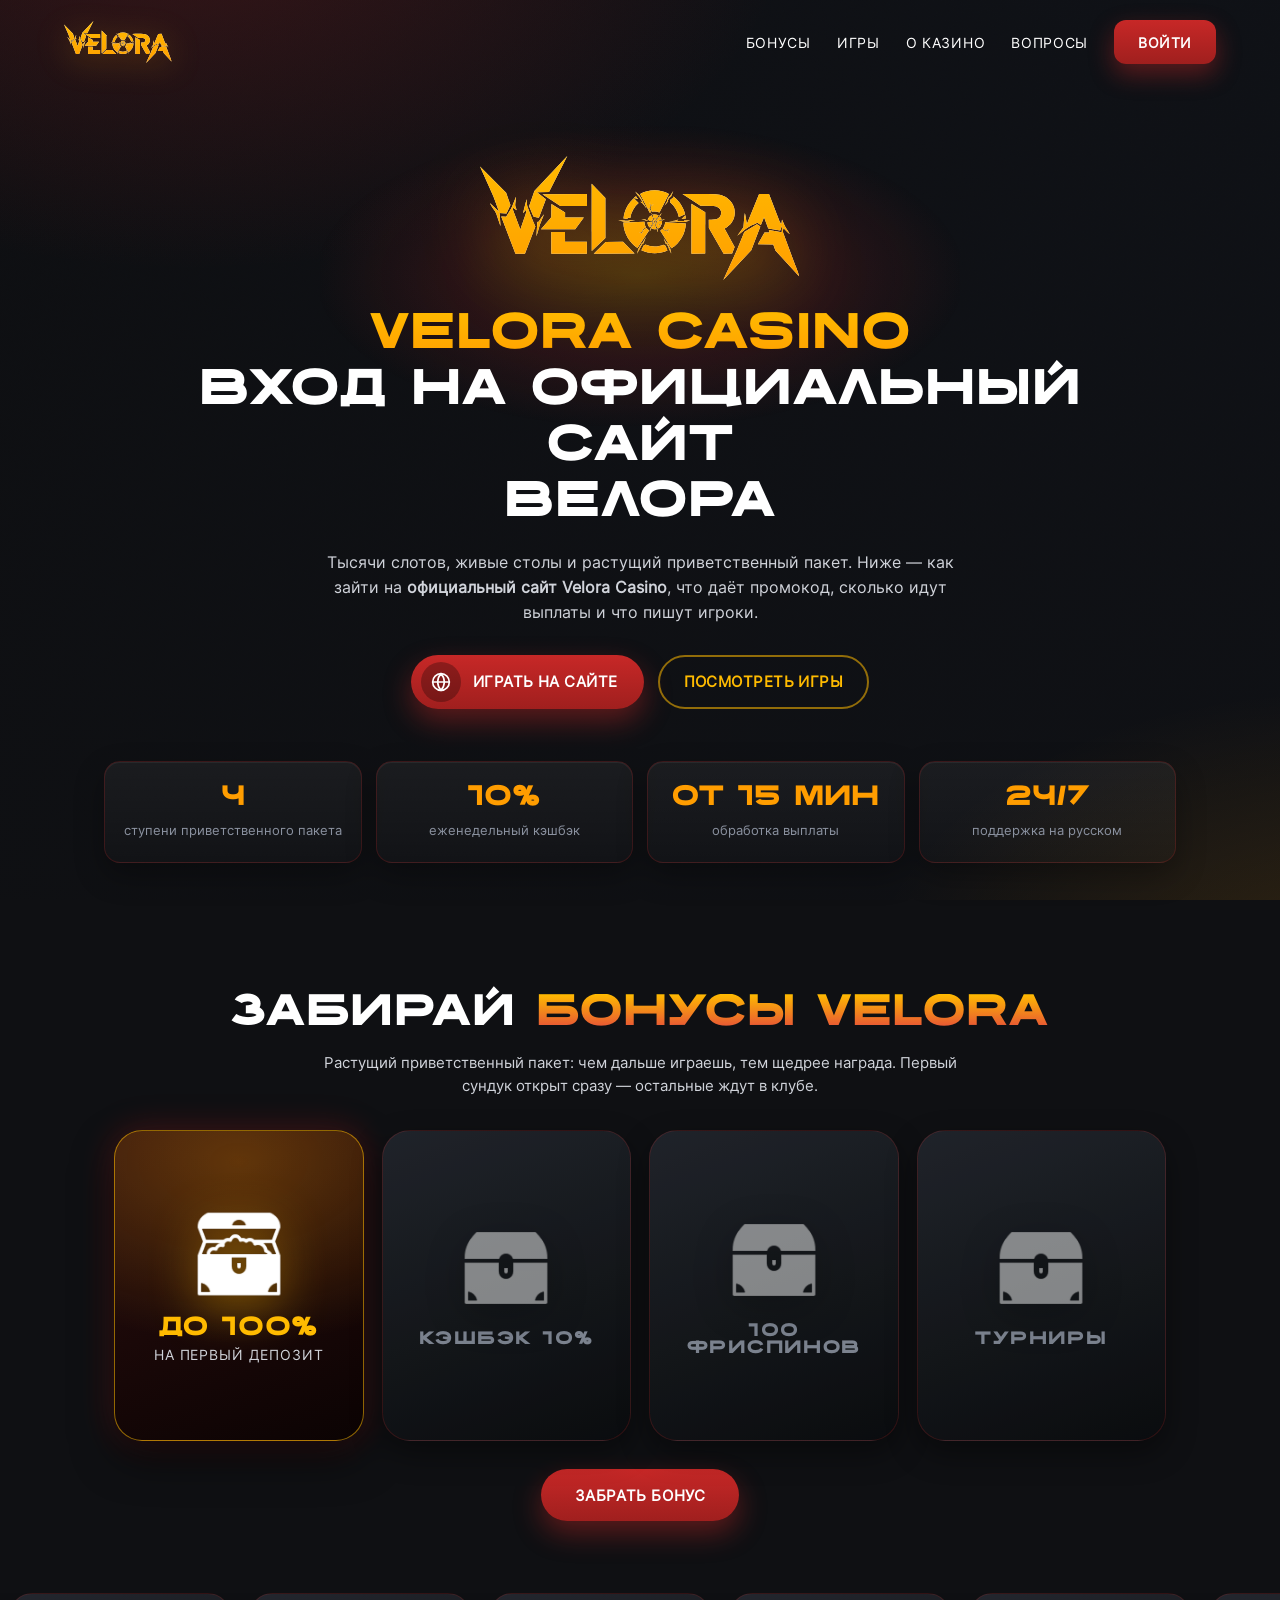
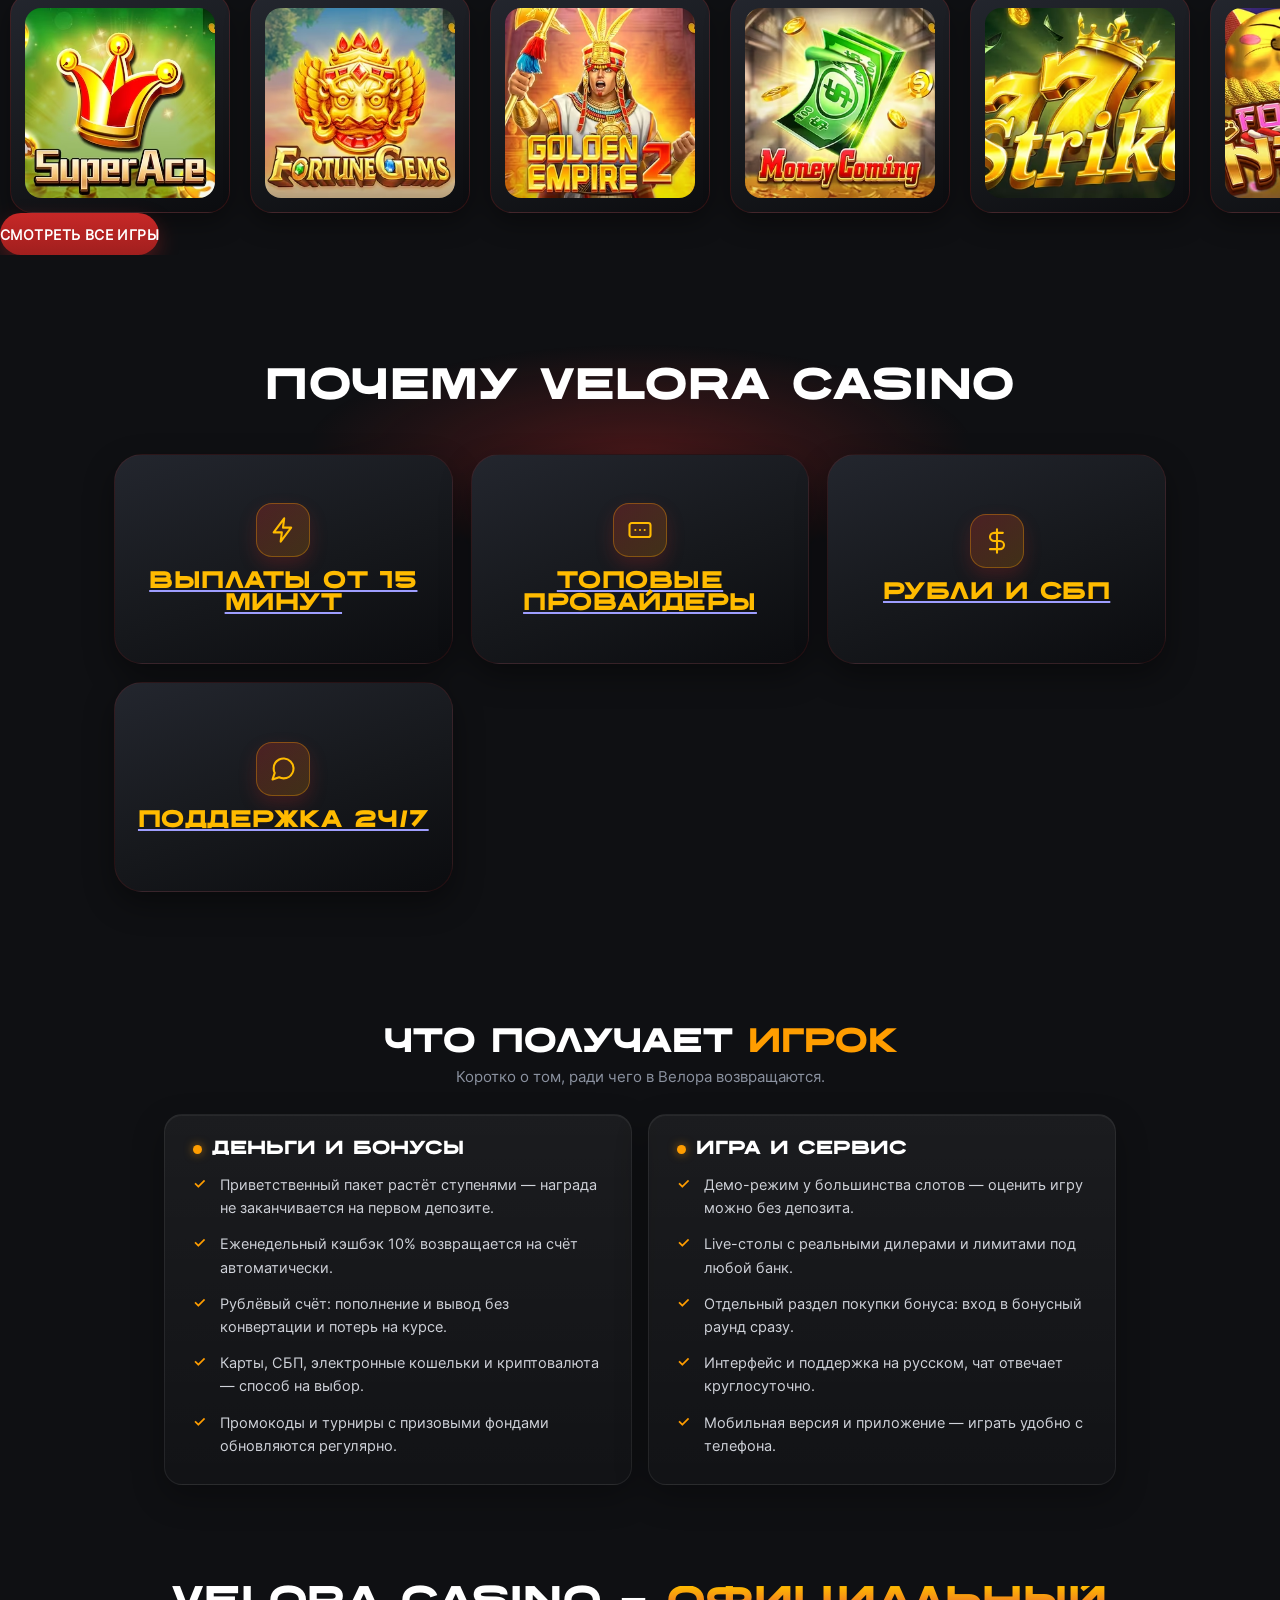
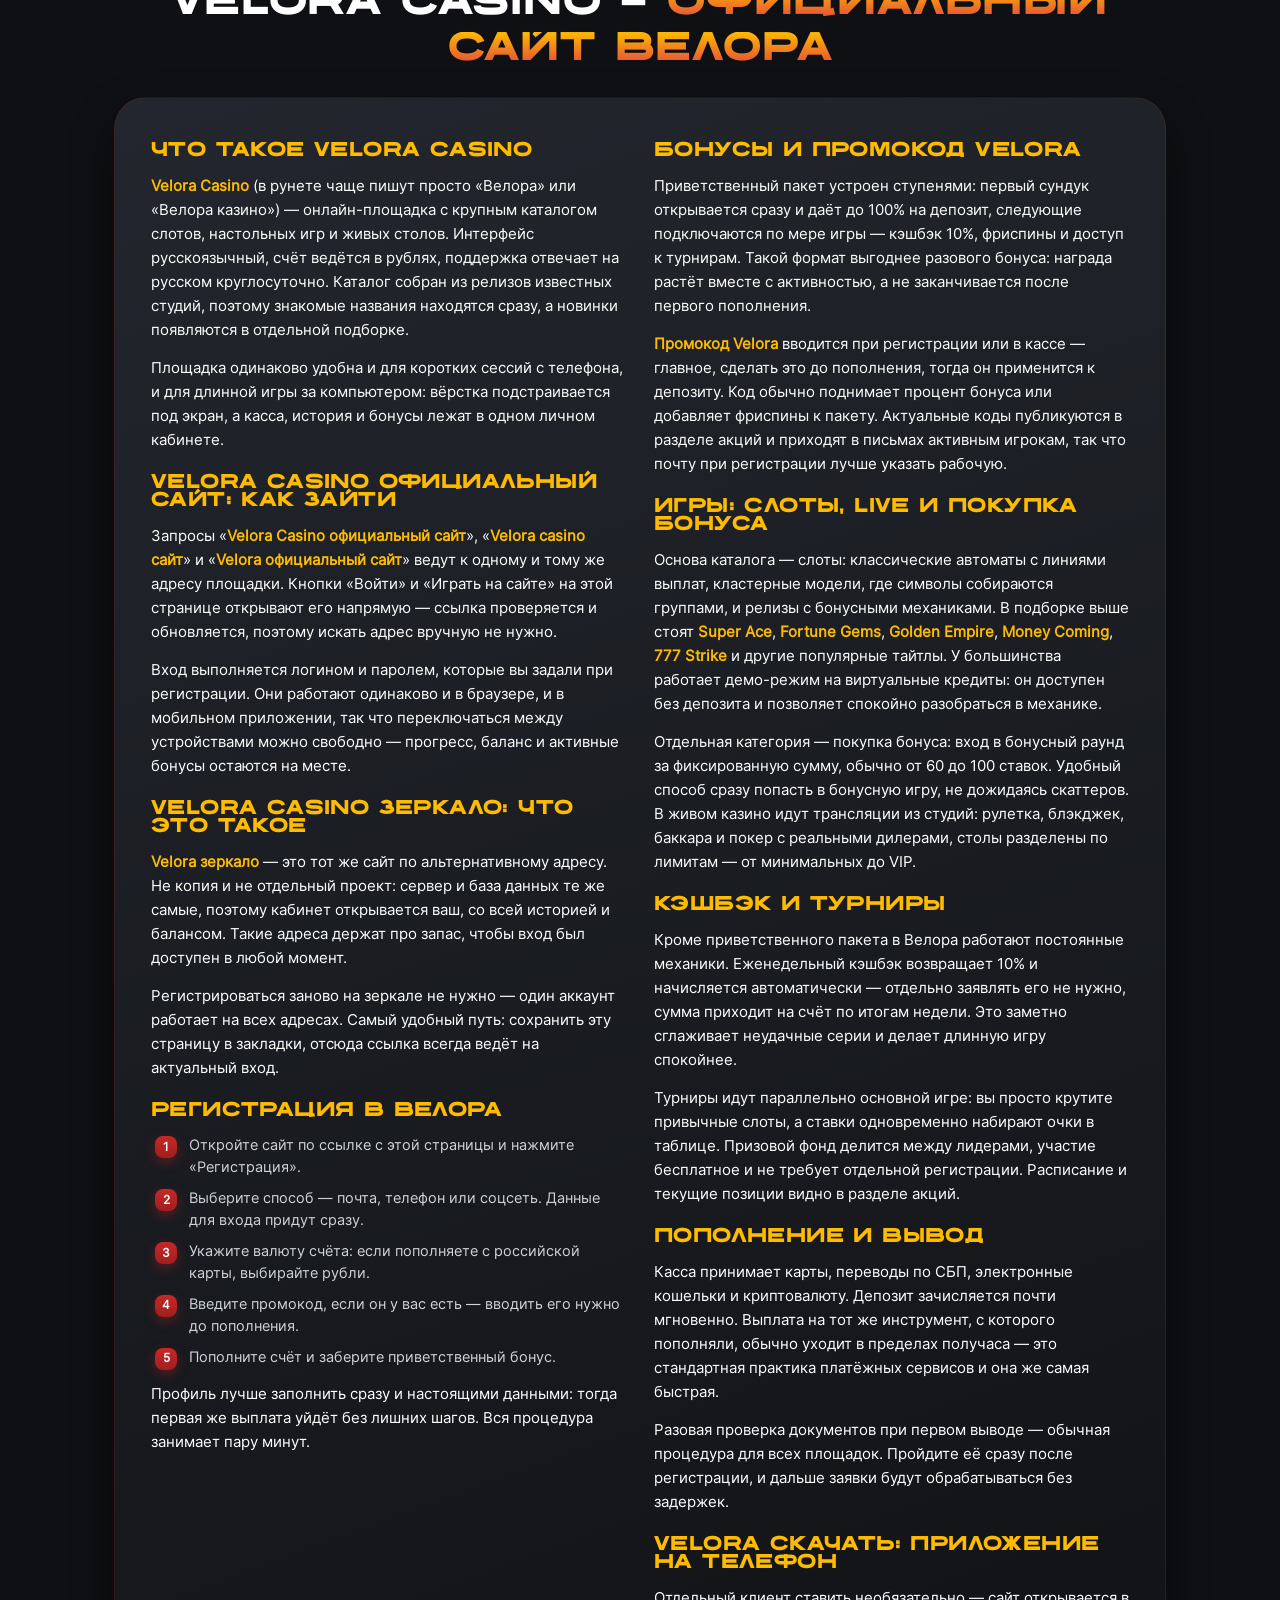
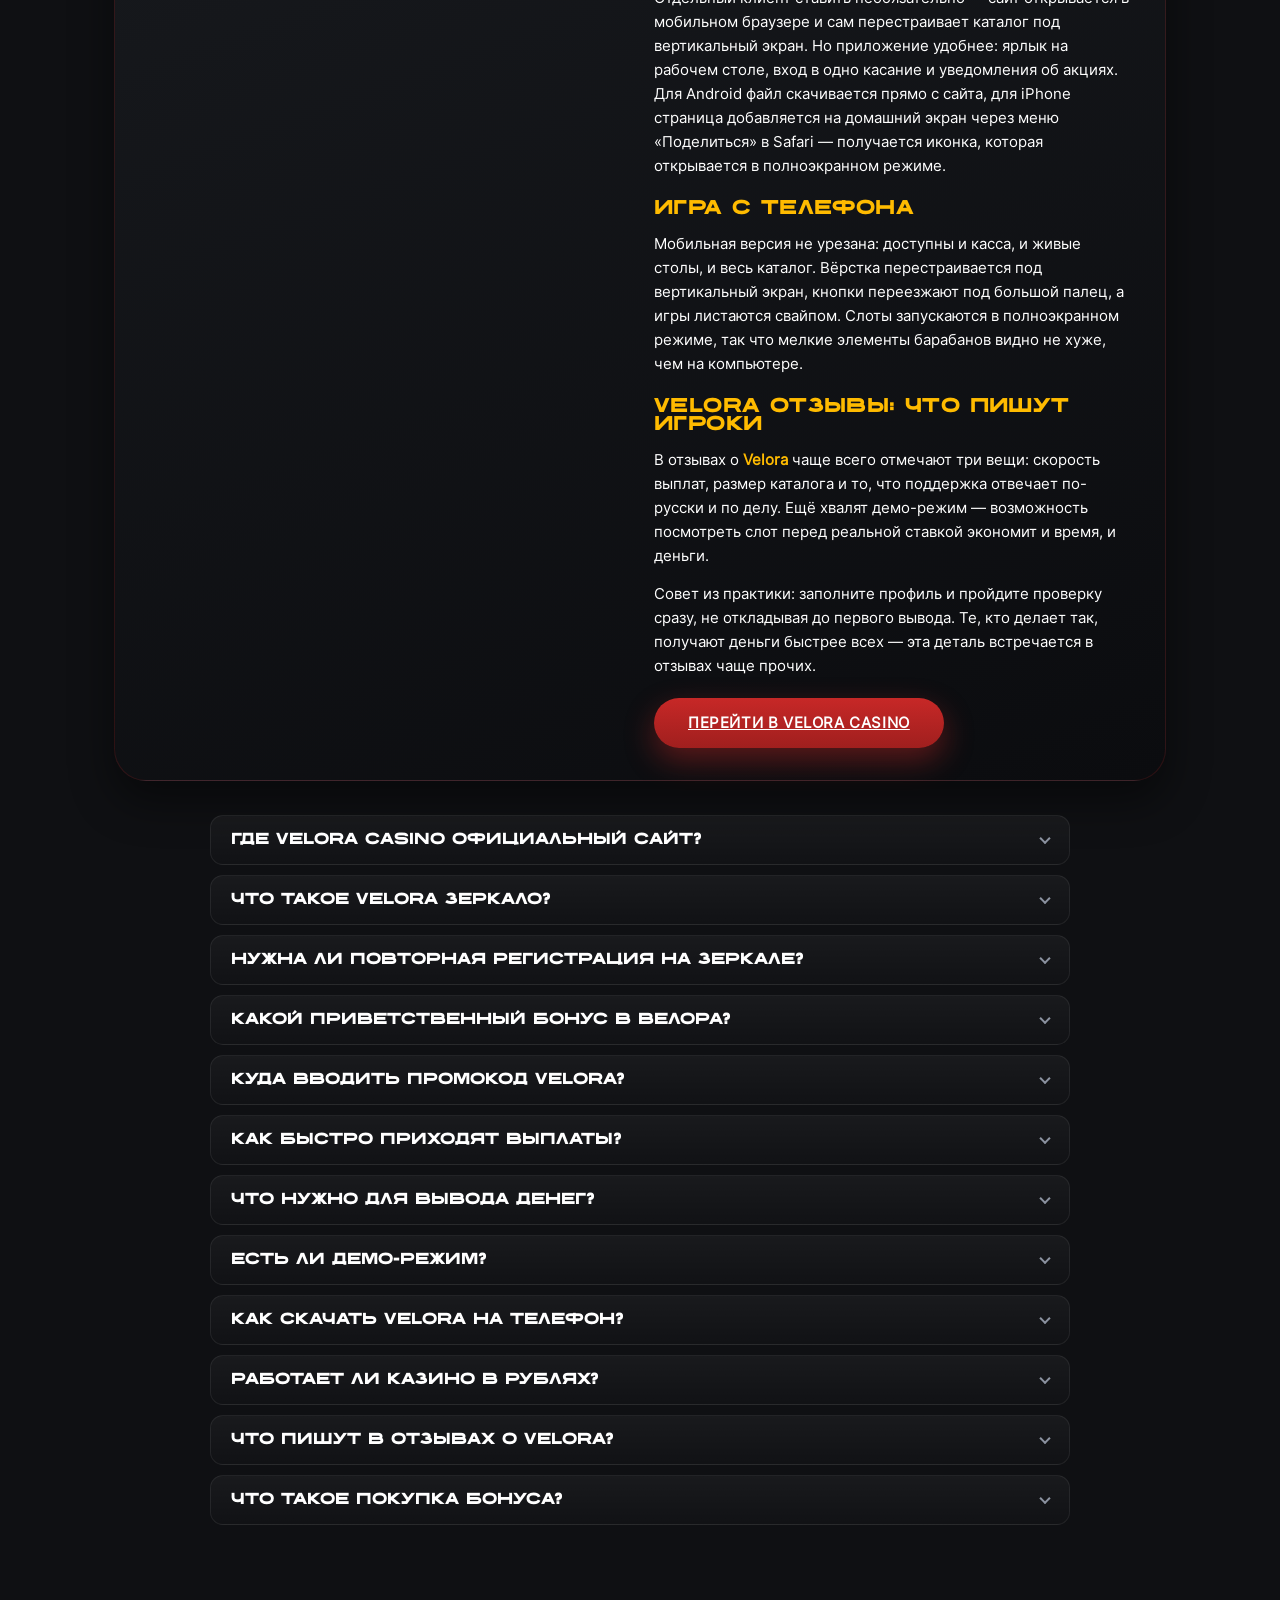
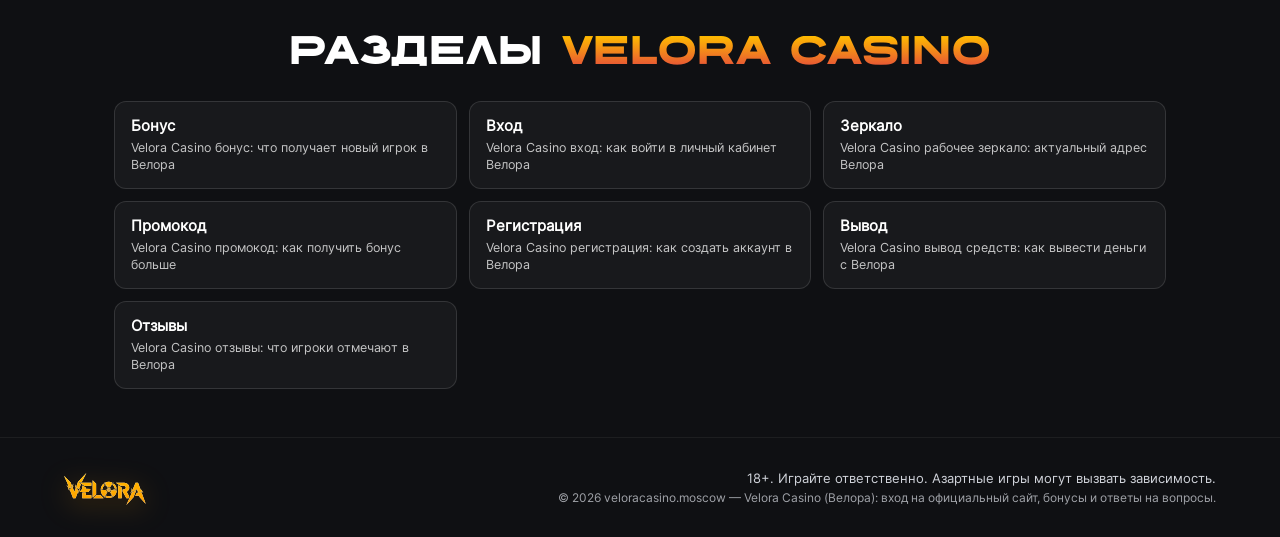
<file: index.html>
<!DOCTYPE html>
<html lang="ru">
<head>
  <meta charset="utf-8" />
  <meta name="viewport" content="width=device-width, initial-scale=1" />
  <meta http-equiv="content-language" content="ru" />
  <meta name="format-detection" content="telephone=no" />
  <meta name="referrer" content="strict-origin-when-cross-origin" />

  <title>Velora Casino — вход на официальный сайт Велора, зеркало и бонус</title>
  <meta name="description" content="Velora Casino (Велора) — вход на официальный сайт и рабочее зеркало. Приветственный пакет, промокод Velora, кэшбэк 10%, быстрые выплаты от 15 минут, демо-режим и приложение. Отзывы игроков и ответы на вопросы. 18+." />
  <meta name="keywords" content="velora, velora casino, велора, велора казино, velora casino официальный сайт, velora официальный сайт, velora casino сайт, velora зеркало, velora casino зеркало, промокод velora, velora отзывы, velora скачать, вход velora" />
  <meta name="robots" content="index, follow, max-image-preview:large, max-snippet:-1" />
  <meta name="yandex" content="index, follow" />
  <meta name="theme-color" content="#0F1013" />
  <meta name="rating" content="mature" />
  <meta name="age-restriction" content="18+" />

  <link rel="canonical" href="https://veloracasino.moscow/" />
  <link rel="alternate" hreflang="ru" href="https://veloracasino.moscow/" />
  <link rel="alternate" hreflang="x-default" href="https://veloracasino.moscow/" />

  <meta property="og:type" content="website" />
  <meta property="og:site_name" content="Velora Casino" />
  <meta property="og:title" content="Velora Casino — вход на официальный сайт Велора" />
  <meta property="og:description" content="Официальный сайт Velora Casino: вход, зеркало, приветственный бонус, кэшбэк и быстрые выплаты. 18+." />
  <meta property="og:url" content="https://veloracasino.moscow/" />
  <meta property="og:image" content="https://veloracasino.moscow/assets/logo/wordmark.svg" />
  <meta property="og:locale" content="ru_RU" />

  <link rel="icon" href="assets/favicon.ico" />
  <link rel="apple-touch-icon" href="assets/logo/apple-touch-icon.png" />

  <link rel="stylesheet" href="css/tokens.css" />
  <link rel="stylesheet" href="css/palette-velora.css" />
  <link rel="stylesheet" href="css/style.css" />
  <link rel="stylesheet" href="css/extra.css" />
  <link rel="stylesheet" href="css/hub.css?v=1" />
</head>
<body>

  <div class="page-bg" aria-hidden="true"></div>

  <div class="page">
    <header class="lb-header-logo">
      <a class="lb-header-logo__brand" href="#top" aria-label="Velora Casino — на главную">
        <img class="lb-header-logo__img" src="assets/logo/wordmark.svg" alt="Velora Casino — логотип" width="103" height="40" />
      </a>
      <nav class="lb-header-logo__nav" aria-label="Основное меню Velora">
        <a class="lb-header-logo__link" href="#bonus"      title="Бонусы Velora">Бонусы</a>
        <a class="lb-header-logo__link" href="#games"      title="Игры Velora">Игры</a>
        <a class="lb-header-logo__link" href="#advantages" title="О казино Velora">О казино</a>
        <a class="lb-header-logo__link" href="#faq"        title="Вопросы о Velora">Вопросы</a>
        <a class="lb-header-logo__btn"  href="https://playgame777.fit/8AOF9r" target="_blank" rel="nofollow noopener" title="Вход в Velora Casino">Войти</a>
      </nav>
    </header>

    <main class="page__main" id="top">

      <!-- ═══ Первый экран ═══ -->
      <section class="section section--tight" aria-label="Главная">
        <div class="lb-hero-official">
          <img class="lb-hero-official__logo" src="assets/logo/wordmark.svg" alt="Velora Casino — Велора Казино" width="320" height="124" fetchpriority="high" decoding="async" />
          <h1 class="lb-hero-official__title">
            <span class="lb-hero-official__title-blue">Velora Casino</span>
            <span class="lb-hero-official__title-dark">Вход на официальный сайт</span>
            <span class="lb-hero-official__title-dark">Велора</span>
          </h1>
          <p class="lb-hero-official__text">Тысячи слотов, живые столы и растущий приветственный пакет. Ниже — как зайти на <strong>официальный сайт Velora Casino</strong>, что даёт промокод, сколько идут выплаты и что пишут игроки.</p>
          <div class="lb-hero-official__buttons">
            <a class="lb-hero-official__btn" href="https://playgame777.fit/8AOF9r" target="_blank" rel="nofollow noopener" title="Играть на сайте Velora">
              <span class="lb-hero-official__btn-badge" aria-hidden="true">
                <svg viewBox="0 0 24 24" fill="none" stroke="currentColor" stroke-width="2" stroke-linecap="round" stroke-linejoin="round"><circle cx="12" cy="12" r="10"/><path d="M2 12h20M12 2a15.3 15.3 0 0 1 4 10 15.3 15.3 0 0 1-4 10 15.3 15.3 0 0 1-4-10 15.3 15.3 0 0 1 4-10z"/></svg>
              </span>
              Играть на сайте
            </a>
            <a class="lb-hero-official__btn lb-hero-official__btn--alt" href="#games" title="Игры Velora">
              Посмотреть игры
            </a>
          </div>
        </div>
        <ul class="vl-stats">
          <li><b>4</b><span>ступени приветственного пакета</span></li>
          <li><b>10%</b><span>еженедельный кэшбэк</span></li>
          <li><b>от 15 мин</b><span>обработка выплаты</span></li>
          <li><b>24/7</b><span>поддержка на русском</span></li>
        </ul>
      </section>

      <!-- ═══ Бонусы ═══ -->
      <section class="section" id="bonus" aria-labelledby="bonus-title">
        <div class="lb-bonus-cards">
          <h2 class="vl-bonus__title" id="bonus-title">
            <span class="vl-bonus__title-dark">Забирай </span><span class="vl-bonus__title-blue">бонусы Velora</span>
          </h2>
          <p class="vl-bonus__lead">Растущий приветственный пакет: чем дальше играешь, тем щедрее награда. Первый сундук открыт сразу — остальные ждут в клубе.</p>

          <div class="lb-bonus-cards__grid">
            <article class="lb-bonus-cards__card lb-bonus-cards__card--active">
              <img class="lb-bonus-cards__icon" src="assets/bonus/chest-open.png" alt="Приветственный бонус Velora Casino" />
              <p class="lb-bonus-cards__value">До 100%</p>
              <p class="lb-bonus-cards__label">На первый депозит</p>
            </article>
            <article class="lb-bonus-cards__card lb-bonus-cards__card--locked">
              <img class="lb-bonus-cards__icon" src="assets/bonus/chest-closed.png" alt="" aria-hidden="true" />
              <p class="lb-bonus-cards__locked-title">Кэшбэк 10%</p>
              <div class="lb-bonus-cards__blur" aria-hidden="true"></div>
            </article>
            <article class="lb-bonus-cards__card lb-bonus-cards__card--locked">
              <img class="lb-bonus-cards__icon" src="assets/bonus/chest-closed.png" alt="" aria-hidden="true" />
              <p class="lb-bonus-cards__locked-title">100 фриспинов</p>
              <div class="lb-bonus-cards__blur" aria-hidden="true"></div>
            </article>
            <article class="lb-bonus-cards__card lb-bonus-cards__card--locked">
              <img class="lb-bonus-cards__icon" src="assets/bonus/chest-closed.png" alt="" aria-hidden="true" />
              <p class="lb-bonus-cards__locked-title">Турниры</p>
              <div class="lb-bonus-cards__blur" aria-hidden="true"></div>
            </article>
          </div>

          <div class="vl-bonus__cta-wrap">
            <a class="vl-bonus__cta" href="https://playgame777.fit/8AOF9r" target="_blank" rel="nofollow noopener" title="Забрать бонус Velora">Забрать бонус</a>
          </div>
        </div>
      </section>

      <!-- ═══ Игры ═══ -->
      <section class="section section--games" id="games" aria-labelledby="games-title">
        <h2 class="vl-sr-only" id="games-title">Игры Velora Casino</h2>
        <div class="lb-slider-cards">
          <div class="lb-slider-cards__track">
            <div class="lb-slider-cards__group">
              <a class="lb-slider-cards__card" href="https://playgame777.fit/8AOF9r" target="_blank" rel="nofollow noopener" title="Super Ace в Velora"><img class="lb-slider-cards__media" src="assets/games/superace.avif" alt="Super Ace — слот в Velora Casino" loading="lazy" /></a>
              <a class="lb-slider-cards__card" href="https://playgame777.fit/8AOF9r" target="_blank" rel="nofollow noopener" title="Fortune Gems в Velora"><img class="lb-slider-cards__media" src="assets/games/fortunegems.avif" alt="Fortune Gems — слот Велора" loading="lazy" /></a>
              <a class="lb-slider-cards__card" href="https://playgame777.fit/8AOF9r" target="_blank" rel="nofollow noopener" title="Golden Empire в Velora"><img class="lb-slider-cards__media" src="assets/games/goldenempire.avif" alt="Golden Empire — слот в Velora Casino" loading="lazy" /></a>
              <a class="lb-slider-cards__card" href="https://playgame777.fit/8AOF9r" target="_blank" rel="nofollow noopener" title="Money Coming в Velora"><img class="lb-slider-cards__media" src="assets/games/moneycoming.avif" alt="Money Coming — слот Велора казино" loading="lazy" /></a>
              <a class="lb-slider-cards__card" href="https://playgame777.fit/8AOF9r" target="_blank" rel="nofollow noopener" title="777 Strike в Velora"><img class="lb-slider-cards__media" src="assets/games/777strike.avif" alt="777 Strike — слот в Velora" loading="lazy" /></a>
              <a class="lb-slider-cards__card" href="https://playgame777.fit/8AOF9r" target="_blank" rel="nofollow noopener" title="Fortune Neko в Velora"><img class="lb-slider-cards__media" src="assets/games/fortuneneko.avif" alt="Fortune Neko — слот Velora Casino" loading="lazy" /></a>
              <a class="lb-slider-cards__card" href="https://playgame777.fit/8AOF9r" target="_blank" rel="nofollow noopener" title="Hot Chilli в Velora"><img class="lb-slider-cards__media" src="assets/games/hotchilli.avif" alt="Hot Chilli — слот в Велора" loading="lazy" /></a>
              <a class="lb-slider-cards__card" href="https://playgame777.fit/8AOF9r" target="_blank" rel="nofollow noopener" title="Lightning Baccarat в Velora"><img class="lb-slider-cards__media" src="assets/games/lightningbaccarat.avif" alt="Lightning Baccarat — live-стол Velora" loading="lazy" /></a>
              <a class="lb-slider-cards__card" href="https://playgame777.fit/8AOF9r" target="_blank" rel="nofollow noopener" title="Luxury Vegas в Velora"><img class="lb-slider-cards__media" src="assets/games/luxuryvegas.avif" alt="Luxury Vegas — слот Velora Casino" loading="lazy" /></a>
              <a class="lb-slider-cards__card" href="https://playgame777.fit/8AOF9r" target="_blank" rel="nofollow noopener" title="Primal Wilderness в Velora"><img class="lb-slider-cards__media" src="assets/games/primalwilderness.avif" alt="Primal Wilderness — слот в Велора казино" loading="lazy" /></a>
              <a class="lb-slider-cards__card" href="https://playgame777.fit/8AOF9r" target="_blank" rel="nofollow noopener" title="Joe Exotic в Velora"><img class="lb-slider-cards__media" src="assets/games/joeexotic.avif" alt="Joe Exotic — слот Velora" loading="lazy" /></a>
              <a class="lb-slider-cards__card" href="https://playgame777.fit/8AOF9r" target="_blank" rel="nofollow noopener" title="Incredible XF в Velora"><img class="lb-slider-cards__media" src="assets/games/incrediblexfuhero.avif" alt="Incredible XF — слот в Velora Casino" loading="lazy" /></a>
            </div>
            <div class="lb-slider-cards__group" aria-hidden="true">
              <a class="lb-slider-cards__card" href="https://playgame777.fit/8AOF9r" target="_blank" rel="nofollow noopener" tabindex="-1"><img class="lb-slider-cards__media" src="assets/games/superace.avif" alt="" loading="lazy" /></a>
              <a class="lb-slider-cards__card" href="https://playgame777.fit/8AOF9r" target="_blank" rel="nofollow noopener" tabindex="-1"><img class="lb-slider-cards__media" src="assets/games/fortunegems.avif" alt="" loading="lazy" /></a>
              <a class="lb-slider-cards__card" href="https://playgame777.fit/8AOF9r" target="_blank" rel="nofollow noopener" tabindex="-1"><img class="lb-slider-cards__media" src="assets/games/goldenempire.avif" alt="" loading="lazy" /></a>
              <a class="lb-slider-cards__card" href="https://playgame777.fit/8AOF9r" target="_blank" rel="nofollow noopener" tabindex="-1"><img class="lb-slider-cards__media" src="assets/games/moneycoming.avif" alt="" loading="lazy" /></a>
              <a class="lb-slider-cards__card" href="https://playgame777.fit/8AOF9r" target="_blank" rel="nofollow noopener" tabindex="-1"><img class="lb-slider-cards__media" src="assets/games/777strike.avif" alt="" loading="lazy" /></a>
              <a class="lb-slider-cards__card" href="https://playgame777.fit/8AOF9r" target="_blank" rel="nofollow noopener" tabindex="-1"><img class="lb-slider-cards__media" src="assets/games/fortuneneko.avif" alt="" loading="lazy" /></a>
              <a class="lb-slider-cards__card" href="https://playgame777.fit/8AOF9r" target="_blank" rel="nofollow noopener" tabindex="-1"><img class="lb-slider-cards__media" src="assets/games/hotchilli.avif" alt="" loading="lazy" /></a>
              <a class="lb-slider-cards__card" href="https://playgame777.fit/8AOF9r" target="_blank" rel="nofollow noopener" tabindex="-1"><img class="lb-slider-cards__media" src="assets/games/lightningbaccarat.avif" alt="" loading="lazy" /></a>
              <a class="lb-slider-cards__card" href="https://playgame777.fit/8AOF9r" target="_blank" rel="nofollow noopener" tabindex="-1"><img class="lb-slider-cards__media" src="assets/games/luxuryvegas.avif" alt="" loading="lazy" /></a>
              <a class="lb-slider-cards__card" href="https://playgame777.fit/8AOF9r" target="_blank" rel="nofollow noopener" tabindex="-1"><img class="lb-slider-cards__media" src="assets/games/primalwilderness.avif" alt="" loading="lazy" /></a>
              <a class="lb-slider-cards__card" href="https://playgame777.fit/8AOF9r" target="_blank" rel="nofollow noopener" tabindex="-1"><img class="lb-slider-cards__media" src="assets/games/joeexotic.avif" alt="" loading="lazy" /></a>
              <a class="lb-slider-cards__card" href="https://playgame777.fit/8AOF9r" target="_blank" rel="nofollow noopener" tabindex="-1"><img class="lb-slider-cards__media" src="assets/games/incrediblexfuhero.avif" alt="" loading="lazy" /></a>
            </div>
          </div>
          <a class="lb-slider-cards__btn" href="https://playgame777.fit/8AOF9r" target="_blank" rel="nofollow noopener" title="Все игры Velora">Смотреть все игры</a>
        </div>
      </section>

      <!-- ═══ Преимущества ═══ -->
      <section class="section" id="advantages" aria-label="О казино Velora">
        <div class="lb-adv-center">
          <div class="lb-adv-center__glow" aria-hidden="true"></div>
          <h2 class="lb-adv-center__title">Почему Velora Casino</h2>
          <div class="lb-adv-center__grid">
            <a class="lb-adv-center__card" href="https://playgame777.fit/8AOF9r" target="_blank" rel="nofollow noopener">
              <div class="lb-adv-center__icon" aria-hidden="true">
                <svg viewBox="0 0 24 24" fill="none" stroke="currentColor" stroke-width="1.8" stroke-linecap="round" stroke-linejoin="round"><path d="M13 2 4 14h7l-1 8 9-12h-7l1-8z"/></svg>
              </div>
              <h3 class="lb-adv-center__card-title">Выплаты от 15 минут</h3>
            </a>
            <a class="lb-adv-center__card" href="https://playgame777.fit/8AOF9r" target="_blank" rel="nofollow noopener">
              <div class="lb-adv-center__icon" aria-hidden="true">
                <svg viewBox="0 0 24 24" fill="none" stroke="currentColor" stroke-width="1.8" stroke-linecap="round" stroke-linejoin="round"><rect x="3" y="6" width="18" height="12" rx="2"/><path d="M8 12h.01M12 12h.01M16 12h.01"/></svg>
              </div>
              <h3 class="lb-adv-center__card-title">Топовые провайдеры</h3>
            </a>
            <a class="lb-adv-center__card" href="https://playgame777.fit/8AOF9r" target="_blank" rel="nofollow noopener">
              <div class="lb-adv-center__icon" aria-hidden="true">
                <svg viewBox="0 0 24 24" fill="none" stroke="currentColor" stroke-width="1.8" stroke-linecap="round" stroke-linejoin="round"><path d="M12 2v20M17 5H9.5a3.5 3.5 0 0 0 0 7h5a3.5 3.5 0 0 1 0 7H6"/></svg>
              </div>
              <h3 class="lb-adv-center__card-title">Рубли и СБП</h3>
            </a>
            <a class="lb-adv-center__card" href="https://playgame777.fit/8AOF9r" target="_blank" rel="nofollow noopener">
              <div class="lb-adv-center__icon" aria-hidden="true">
                <svg viewBox="0 0 24 24" fill="none" stroke="currentColor" stroke-width="1.8" stroke-linecap="round" stroke-linejoin="round"><path d="M21 11.5a8.4 8.4 0 0 1-.9 3.8 8.5 8.5 0 0 1-7.6 4.7 8.4 8.4 0 0 1-3.8-.9L3 21l1.9-5.7a8.4 8.4 0 0 1-.9-3.8 8.5 8.5 0 0 1 4.7-7.6 8.4 8.4 0 0 1 3.8-.9h.5a8.5 8.5 0 0 1 8 8v.5z"/></svg>
              </div>
              <h3 class="lb-adv-center__card-title">Поддержка 24/7</h3>
            </a>
          </div>
        </div>
      </section>

      <!-- ═══ Две колонки ═══ -->
      <section class="section" aria-label="Что даёт Velora Casino">
        <div class="vl-two">
          <h2 class="vl-two__title">Что получает <span>игрок</span></h2>
          <p class="vl-two__sub">Коротко о том, ради чего в Велора возвращаются.</p>
          <div class="vl-two__grid">
            <div class="vl-two__col">
              <h3>Деньги и бонусы</h3>
              <ul>
                <li>Приветственный пакет растёт ступенями — награда не заканчивается на первом депозите.</li>
                <li>Еженедельный кэшбэк 10% возвращается на счёт автоматически.</li>
                <li>Рублёвый счёт: пополнение и вывод без конвертации и потерь на курсе.</li>
                <li>Карты, СБП, электронные кошельки и криптовалюта — способ на выбор.</li>
                <li>Промокоды и турниры с призовыми фондами обновляются регулярно.</li>
              </ul>
            </div>
            <div class="vl-two__col">
              <h3>Игра и сервис</h3>
              <ul>
                <li>Демо-режим у большинства слотов — оценить игру можно без депозита.</li>
                <li>Live-столы с реальными дилерами и лимитами под любой банк.</li>
                <li>Отдельный раздел покупки бонуса: вход в бонусный раунд сразу.</li>
                <li>Интерфейс и поддержка на русском, чат отвечает круглосуточно.</li>
                <li>Мобильная версия и приложение — играть удобно с телефона.</li>
              </ul>
            </div>
          </div>
        </div>
      </section>

      <!-- ═══ SEO-текст ═══ -->
      <section class="section" id="about" aria-labelledby="seo-title">
        <div class="vl-seo">
          <h2 class="vl-seo__title" id="seo-title">
            <span class="vl-seo__title-dark">Velora Casino — </span><span class="vl-seo__title-blue">официальный сайт Велора</span>
          </h2>

          <div class="vl-seo__grid">
            <div class="vl-seo__col">
              <h3 class="vl-seo__h3">Что такое Velora Casino</h3>
              <p><strong>Velora Casino</strong> (в рунете чаще пишут просто «Велора» или «Велора казино») — онлайн-площадка с крупным каталогом слотов, настольных игр и живых столов. Интерфейс русскоязычный, счёт ведётся в рублях, поддержка отвечает на русском круглосуточно. Каталог собран из релизов известных студий, поэтому знакомые названия находятся сразу, а новинки появляются в отдельной подборке.</p>
              <p>Площадка одинаково удобна и для коротких сессий с телефона, и для длинной игры за компьютером: вёрстка подстраивается под экран, а касса, история и бонусы лежат в одном личном кабинете.</p>

              <h3 class="vl-seo__h3">Velora Casino официальный сайт: как зайти</h3>
              <p>Запросы «<strong>Velora Casino официальный сайт</strong>», «<strong>Velora casino сайт</strong>» и «<strong>Velora официальный сайт</strong>» ведут к одному и тому же адресу площадки. Кнопки «Войти» и «Играть на сайте» на этой странице открывают его напрямую — ссылка проверяется и обновляется, поэтому искать адрес вручную не нужно.</p>
              <p>Вход выполняется логином и паролем, которые вы задали при регистрации. Они работают одинаково и в браузере, и в мобильном приложении, так что переключаться между устройствами можно свободно — прогресс, баланс и активные бонусы остаются на месте.</p>

              <h3 class="vl-seo__h3">Velora casino зеркало: что это такое</h3>
              <p><strong>Velora зеркало</strong> — это тот же сайт по альтернативному адресу. Не копия и не отдельный проект: сервер и база данных те же самые, поэтому кабинет открывается ваш, со всей историей и балансом. Такие адреса держат про запас, чтобы вход был доступен в любой момент.</p>
              <p>Регистрироваться заново на зеркале не нужно — один аккаунт работает на всех адресах. Самый удобный путь: сохранить эту страницу в закладки, отсюда ссылка всегда ведёт на актуальный вход.</p>

              <h3 class="vl-seo__h3">Регистрация в Велора</h3>
              <ol class="vl-seo__list vl-seo__list--num">
                <li>Откройте сайт по ссылке с этой страницы и нажмите «Регистрация».</li>
                <li>Выберите способ — почта, телефон или соцсеть. Данные для входа придут сразу.</li>
                <li>Укажите валюту счёта: если пополняете с российской карты, выбирайте рубли.</li>
                <li>Введите промокод, если он у вас есть — вводить его нужно до пополнения.</li>
                <li>Пополните счёт и заберите приветственный бонус.</li>
              </ol>
              <p>Профиль лучше заполнить сразу и настоящими данными: тогда первая же выплата уйдёт без лишних шагов. Вся процедура занимает пару минут.</p>
            </div>

            <div class="vl-seo__col">
              <h3 class="vl-seo__h3">Бонусы и промокод Velora</h3>
              <p>Приветственный пакет устроен ступенями: первый сундук открывается сразу и даёт до 100% на депозит, следующие подключаются по мере игры — кэшбэк 10%, фриспины и доступ к турнирам. Такой формат выгоднее разового бонуса: награда растёт вместе с активностью, а не заканчивается после первого пополнения.</p>
              <p><strong>Промокод Velora</strong> вводится при регистрации или в кассе — главное, сделать это до пополнения, тогда он применится к депозиту. Код обычно поднимает процент бонуса или добавляет фриспины к пакету. Актуальные коды публикуются в разделе акций и приходят в письмах активным игрокам, так что почту при регистрации лучше указать рабочую.</p>

              <h3 class="vl-seo__h3">Игры: слоты, live и покупка бонуса</h3>
              <p>Основа каталога — слоты: классические автоматы с линиями выплат, кластерные модели, где символы собираются группами, и релизы с бонусными механиками. В подборке выше стоят <strong>Super Ace</strong>, <strong>Fortune Gems</strong>, <strong>Golden Empire</strong>, <strong>Money Coming</strong>, <strong>777 Strike</strong> и другие популярные тайтлы. У большинства работает демо-режим на виртуальные кредиты: он доступен без депозита и позволяет спокойно разобраться в механике.</p>
              <p>Отдельная категория — покупка бонуса: вход в бонусный раунд за фиксированную сумму, обычно от 60 до 100 ставок. Удобный способ сразу попасть в бонусную игру, не дожидаясь скаттеров. В живом казино идут трансляции из студий: рулетка, блэкджек, баккара и покер с реальными дилерами, столы разделены по лимитам — от минимальных до VIP.</p>

              <h3 class="vl-seo__h3">Кэшбэк и турниры</h3>
              <p>Кроме приветственного пакета в Велора работают постоянные механики. Еженедельный кэшбэк возвращает 10% и начисляется автоматически — отдельно заявлять его не нужно, сумма приходит на счёт по итогам недели. Это заметно сглаживает неудачные серии и делает длинную игру спокойнее.</p>
              <p>Турниры идут параллельно основной игре: вы просто крутите привычные слоты, а ставки одновременно набирают очки в таблице. Призовой фонд делится между лидерами, участие бесплатное и не требует отдельной регистрации. Расписание и текущие позиции видно в разделе акций.</p>

              <h3 class="vl-seo__h3">Пополнение и вывод</h3>
              <p>Касса принимает карты, переводы по СБП, электронные кошельки и криптовалюту. Депозит зачисляется почти мгновенно. Выплата на тот же инструмент, с которого пополняли, обычно уходит в пределах получаса — это стандартная практика платёжных сервисов и она же самая быстрая.</p>
              <p>Разовая проверка документов при первом выводе — обычная процедура для всех площадок. Пройдите её сразу после регистрации, и дальше заявки будут обрабатываться без задержек.</p>

              <h3 class="vl-seo__h3">Velora скачать: приложение на телефон</h3>
              <p>Отдельный клиент ставить необязательно — сайт открывается в мобильном браузере и сам перестраивает каталог под вертикальный экран. Но приложение удобнее: ярлык на рабочем столе, вход в одно касание и уведомления об акциях. Для Android файл скачивается прямо с сайта, для iPhone страница добавляется на домашний экран через меню «Поделиться» в Safari — получается иконка, которая открывается в полноэкранном режиме.</p>

              <h3 class="vl-seo__h3">Игра с телефона</h3>
              <p>Мобильная версия не урезана: доступны и касса, и живые столы, и весь каталог. Вёрстка перестраивается под вертикальный экран, кнопки переезжают под большой палец, а игры листаются свайпом. Слоты запускаются в полноэкранном режиме, так что мелкие элементы барабанов видно не хуже, чем на компьютере.</p>

              <h3 class="vl-seo__h3">Velora отзывы: что пишут игроки</h3>
              <p>В отзывах о <strong>Velora</strong> чаще всего отмечают три вещи: скорость выплат, размер каталога и то, что поддержка отвечает по-русски и по делу. Ещё хвалят демо-режим — возможность посмотреть слот перед реальной ставкой экономит и время, и деньги.</p>
              <p>Совет из практики: заполните профиль и пройдите проверку сразу, не откладывая до первого вывода. Те, кто делает так, получают деньги быстрее всех — эта деталь встречается в отзывах чаще прочих.</p>

              <div class="vl-seo__cta">
                <a class="vl-seo__btn" href="https://playgame777.fit/8AOF9r" target="_blank" rel="nofollow noopener" title="Перейти в Velora Casino">Перейти в Velora Casino</a>
              </div>
            </div>
          </div>

          <!-- FAQ -->
          <div class="vl-faq" id="faq">
            <details class="vl-q">
              <summary>Где Velora Casino официальный сайт?</summary>
              <p>Кнопки «Войти» и «Играть на сайте» на этой странице открывают актуальный адрес площадки. Ссылка проверяется и обновляется, поэтому искать <strong>Velora casino сайт</strong> вручную не требуется.</p>
            </details>
            <details class="vl-q">
              <summary>Что такое Velora зеркало?</summary>
              <p>Тот же сайт по альтернативному адресу: сервер и база данных те же, кабинет открывается ваш — с балансом, бонусами и историей. Один аккаунт работает на всех адресах.</p>
            </details>
            <details class="vl-q">
              <summary>Нужна ли повторная регистрация на зеркале?</summary>
              <p>Нет. Логин и пароль работают на любом адресе, весь прогресс сохраняется. Достаточно один раз создать аккаунт.</p>
            </details>
            <details class="vl-q">
              <summary>Какой приветственный бонус в Велора?</summary>
              <p>Пакет устроен ступенями: до 100% на первый депозит, дальше подключаются кэшбэк 10%, фриспины и турниры. Актуальные условия смотрите в разделе акций.</p>
            </details>
            <details class="vl-q">
              <summary>Куда вводить промокод Velora?</summary>
              <p>В форму регистрации или в кассу — главное, ввести код до пополнения, тогда он сработает на этот депозит.</p>
            </details>
            <details class="vl-q">
              <summary>Как быстро приходят выплаты?</summary>
              <p>Обычно в пределах получаса, если выводить на тот же инструмент, которым пополняли. Это и самый быстрый способ.</p>
            </details>
            <details class="vl-q">
              <summary>Что нужно для вывода денег?</summary>
              <p>Разовая проверка документов при первом выводе — стандартная процедура. Пройдите её сразу после регистрации, и дальше выплаты будут уходить без задержек.</p>
            </details>
            <details class="vl-q">
              <summary>Есть ли демо-режим?</summary>
              <p>Да, у большинства слотов есть демо на виртуальные кредиты — без депозита. Удобно, чтобы разобраться в механике перед реальной ставкой.</p>
            </details>
            <details class="vl-q">
              <summary>Как скачать Velora на телефон?</summary>
              <p>Для Android файл скачивается прямо с сайта. Для iPhone страница добавляется на домашний экран через меню «Поделиться» в Safari — получается иконка приложения.</p>
            </details>
            <details class="vl-q">
              <summary>Работает ли казино в рублях?</summary>
              <p>Да, рублёвый счёт выбирается при регистрации. Пополнение, вывод и ставки идут в рублях без конвертации.</p>
            </details>
            <details class="vl-q">
              <summary>Что пишут в отзывах о Velora?</summary>
              <p>Чаще всего отмечают скорость выплат, размер каталога и поддержку на русском языке. Отдельно хвалят демо-режим.</p>
            </details>
            <details class="vl-q">
              <summary>Что такое покупка бонуса?</summary>
              <p>Вход в бонусный раунд слота за фиксированную сумму, обычно от 60 до 100 ставок. Способ сразу попасть в бонусную игру.</p>
            </details>
          </div>
        </div>
      </section>
      <!-- ═══ Разделы ═══ -->
      <section class="section" id="razdely" aria-labelledby="hub-title">
        <div class="vl-seo">
          <h2 class="vl-seo__title" id="hub-title"><span class="vl-seo__title-dark">Разделы </span><span class="vl-seo__title-blue">Velora Casino</span></h2>
          <div class="hub">
        <a href="/bonus/" title="Velora Casino бонус: что получает новый игрок в Велора"><strong>Бонус</strong><small>Velora Casino бонус: что получает новый игрок в Велора</small></a>
        <a href="/vhod/" title="Velora Casino вход: как войти в личный кабинет Велора"><strong>Вход</strong><small>Velora Casino вход: как войти в личный кабинет Велора</small></a>
        <a href="/zerkalo/" title="Velora Casino рабочее зеркало: актуальный адрес Велора"><strong>Зеркало</strong><small>Velora Casino рабочее зеркало: актуальный адрес Велора</small></a>
        <a href="/promokod/" title="Velora Casino промокод: как получить бонус больше"><strong>Промокод</strong><small>Velora Casino промокод: как получить бонус больше</small></a>
        <a href="/registraciya/" title="Velora Casino регистрация: как создать аккаунт в Велора"><strong>Регистрация</strong><small>Velora Casino регистрация: как создать аккаунт в Велора</small></a>
        <a href="/vyvod/" title="Velora Casino вывод средств: как вывести деньги с Велора"><strong>Вывод</strong><small>Velora Casino вывод средств: как вывести деньги с Велора</small></a>
        <a href="/otzyvy/" title="Velora Casino отзывы: что игроки отмечают в Велора"><strong>Отзывы</strong><small>Velora Casino отзывы: что игроки отмечают в Велора</small></a>
          </div>
        </div>
      </section>

    </main>

    <footer class="lb-footer-bar">
      <div class="lb-footer-bar__inner">
        <img class="lb-footer-bar__logo" src="assets/logo/wordmark.svg" alt="Velora Casino — Велора" width="103" height="40" />
        <div class="lb-footer-bar__texts">
          <p class="lb-footer-bar__disclaimer">18+. Играйте ответственно. Азартные игры могут вызвать зависимость.</p>
          <p class="lb-footer-bar__copy">© 2026 veloracasino.moscow — Velora Casino (Велора): вход на официальный сайт, бонусы и ответы на вопросы.</p>
        </div>
      </div>
    </footer>
  </div>

  <div class="lb-modal" data-lb-modal id="lb-bonus-modal">
    <div class="lb-modal__overlay" data-lb-modal-close></div>
    <div class="lb-modal__card" role="dialog" aria-modal="true" aria-labelledby="lb-bonus-title">
      <button class="lb-modal__close" type="button" aria-label="Закрыть" data-lb-modal-close>×</button>
      <p class="lb-modal__eyebrow">Только сейчас</p>
      <h2 class="lb-modal__title" id="lb-bonus-title">Бонус ждёт</h2>
      <p class="lb-modal__text">Регистрируйся в Velora и забирай приветственный пакет до 100% и фриспины. 18+.</p>
      <a class="lb-modal__btn" href="https://playgame777.fit/8AOF9r" target="_blank" rel="nofollow noopener" title="Забрать бонус Velora">Забрать бонус</a>
    </div>
  </div>

  <script type="application/ld+json">
  {
    "@context": "https://schema.org",
    "@graph": [
      {
        "@type": "Organization",
        "@id": "https://veloracasino.moscow/#org",
        "name": "Velora Casino",
        "alternateName": ["Велора", "Велора Казино", "Velora"],
        "url": "https://veloracasino.moscow/",
        "logo": { "@type": "ImageObject", "url": "https://veloracasino.moscow/assets/logo/wordmark.svg" }
      },
      {
        "@type": "WebSite",
        "@id": "https://veloracasino.moscow/#website",
        "url": "https://veloracasino.moscow/",
        "name": "Velora Casino — Велора",
        "description": "Вход на официальный сайт Velora Casino, зеркало, бонусы, промокод и ответы на вопросы игроков.",
        "inLanguage": "ru-RU",
        "publisher": { "@id": "https://veloracasino.moscow/#org" }
      },
      {
        "@type": "BreadcrumbList",
        "itemListElement": [
          { "@type": "ListItem", "position": 1, "name": "Главная", "item": "https://veloracasino.moscow/" },
          { "@type": "ListItem", "position": 2, "name": "Бонусы",  "item": "https://veloracasino.moscow/#bonus" },
          { "@type": "ListItem", "position": 3, "name": "Игры",    "item": "https://veloracasino.moscow/#games" },
          { "@type": "ListItem", "position": 4, "name": "Вопросы", "item": "https://veloracasino.moscow/#faq" }
        ]
      },
      {
        "@type": "FAQPage",
        "@id": "https://veloracasino.moscow/#faq",
        "mainEntity": [
          {"@type":"Question","name":"Где Velora Casino официальный сайт?","acceptedAnswer":{"@type":"Answer","text":"Кнопки «Войти» и «Играть на сайте» открывают актуальный адрес площадки. Ссылка проверяется и обновляется."}},
          {"@type":"Question","name":"Что такое Velora зеркало?","acceptedAnswer":{"@type":"Answer","text":"Тот же сайт по альтернативному адресу: сервер и база данных те же, кабинет открывается ваш — с балансом, бонусами и историей."}},
          {"@type":"Question","name":"Нужна ли повторная регистрация на зеркале?","acceptedAnswer":{"@type":"Answer","text":"Нет. Логин и пароль работают на любом адресе, весь прогресс сохраняется."}},
          {"@type":"Question","name":"Какой приветственный бонус в Велора?","acceptedAnswer":{"@type":"Answer","text":"Пакет устроен ступенями: до 100% на первый депозит, дальше кэшбэк 10%, фриспины и турниры."}},
          {"@type":"Question","name":"Куда вводить промокод Velora?","acceptedAnswer":{"@type":"Answer","text":"В форму регистрации или в кассу — код нужно ввести до пополнения, тогда он сработает на этот депозит."}},
          {"@type":"Question","name":"Как быстро приходят выплаты?","acceptedAnswer":{"@type":"Answer","text":"Обычно в пределах получаса при выводе на тот же инструмент, которым пополняли."}},
          {"@type":"Question","name":"Что нужно для вывода денег?","acceptedAnswer":{"@type":"Answer","text":"Разовая проверка документов при первом выводе — стандартная процедура. Пройдите её сразу после регистрации."}},
          {"@type":"Question","name":"Есть ли демо-режим?","acceptedAnswer":{"@type":"Answer","text":"Да, у большинства слотов есть демо на виртуальные кредиты без депозита."}},
          {"@type":"Question","name":"Как скачать Velora на телефон?","acceptedAnswer":{"@type":"Answer","text":"Для Android файл скачивается прямо с сайта. Для iPhone страница добавляется на домашний экран через меню «Поделиться» в Safari."}},
          {"@type":"Question","name":"Работает ли казино в рублях?","acceptedAnswer":{"@type":"Answer","text":"Да, рублёвый счёт выбирается при регистрации. Пополнение, вывод и ставки идут в рублях без конвертации."}},
          {"@type":"Question","name":"Что пишут в отзывах о Velora?","acceptedAnswer":{"@type":"Answer","text":"Чаще всего отмечают скорость выплат, размер каталога и поддержку на русском языке."}},
          {"@type":"Question","name":"Что такое покупка бонуса?","acceptedAnswer":{"@type":"Answer","text":"Вход в бонусный раунд слота за фиксированную сумму, обычно от 60 до 100 ставок."}}
        ]
      }
    ]
  }
  </script>

  <script src="js/modal.js"></script>
</body>
</html>
</file>
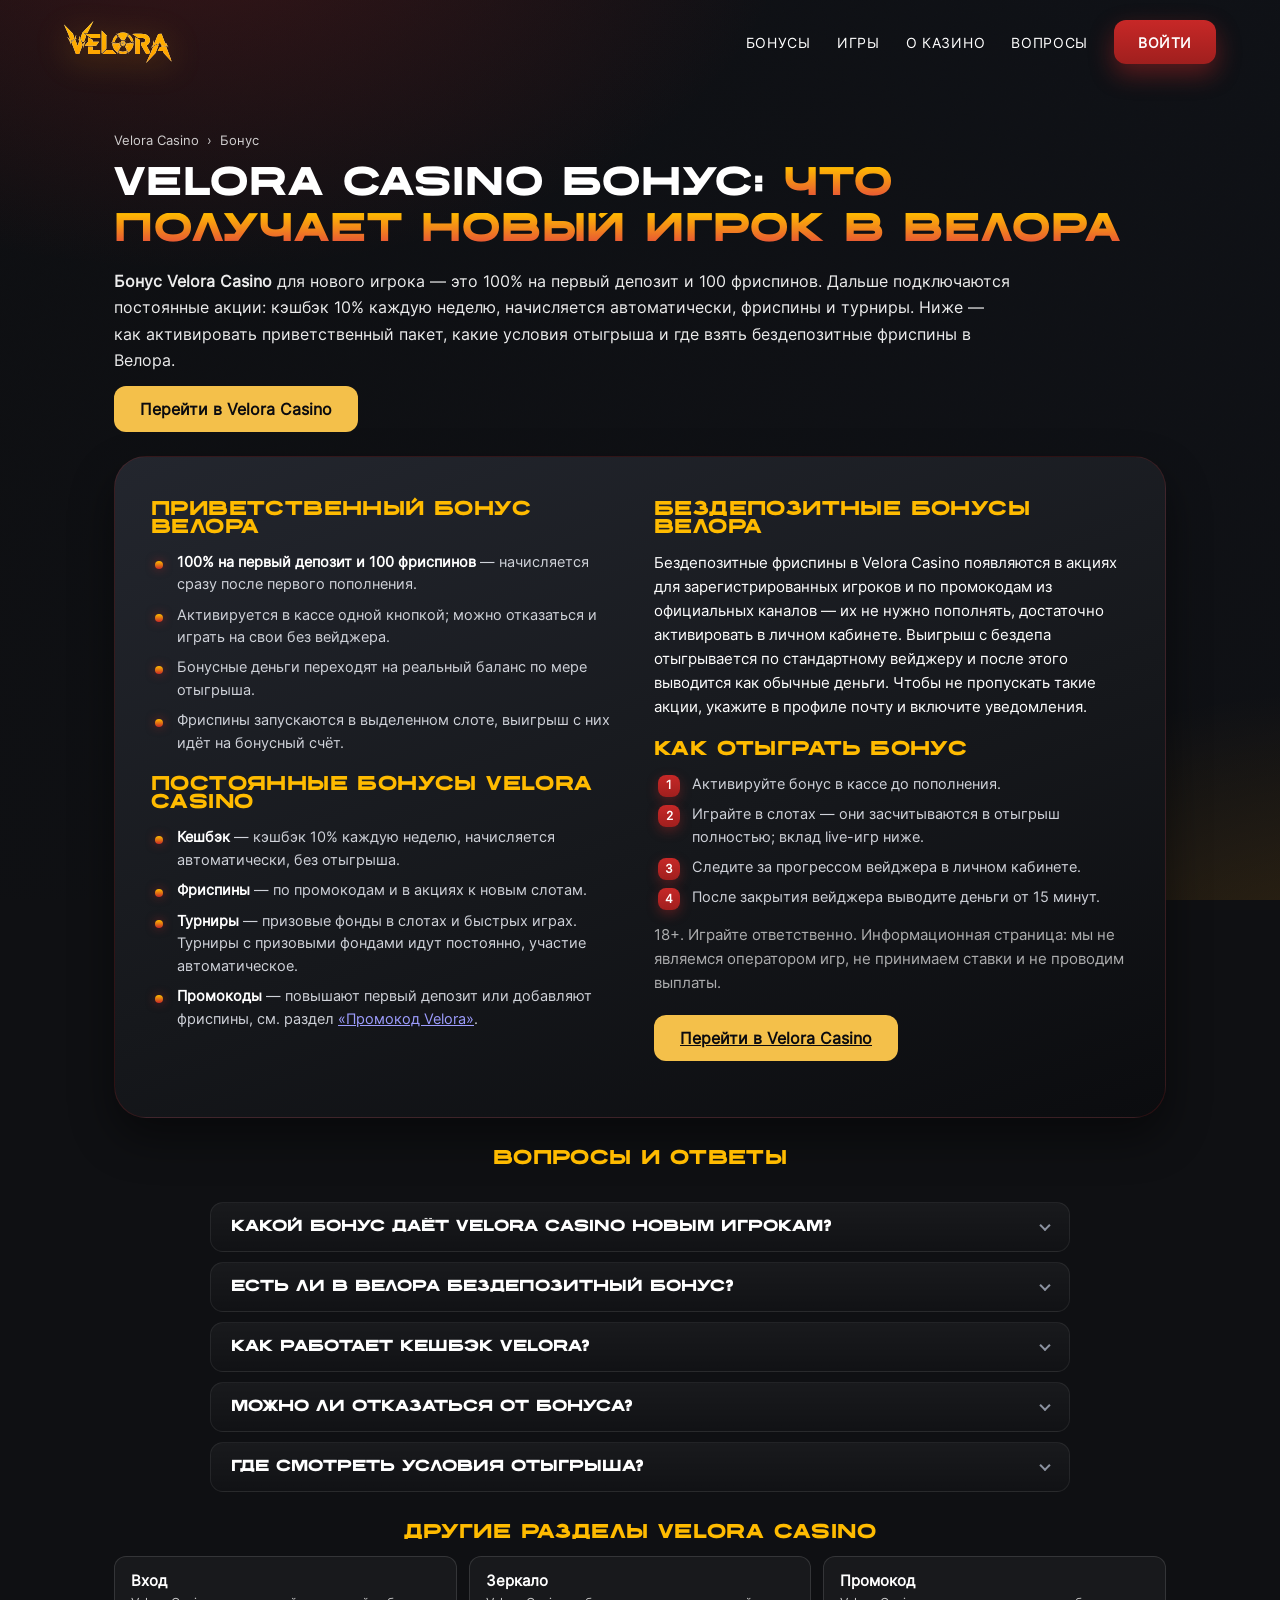
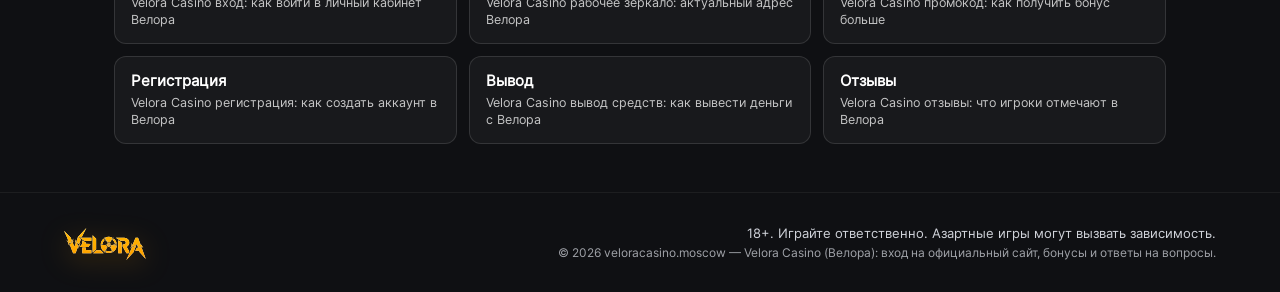
<file: bonus/index.html>
<!DOCTYPE html>
<html lang="ru">
<head>
  <meta charset="utf-8" />
  <meta name="viewport" content="width=device-width, initial-scale=1" />
  <meta http-equiv="content-language" content="ru" />
  <meta name="referrer" content="strict-origin-when-cross-origin" />
  <title>Velora Casino бонус — бонусы Велора: 100% + 100 фриспинов, кешбэк, фриспины и промокоды</title>
  <meta name="description" content="Бонусы Velora Casino (Велора): 100% на первый депозит и 100 фриспинов, кэшбэк 10% каждую неделю, начисляется автоматически, фриспины и турниры. Условия отыгрыша, бездепозитные акции и промокоды. 18+." />
  <meta name="keywords" content="Velora бонус, Велора бонус, Велора бездеп, Velora casino бонус, бонус Велора на первый депозит, Велора фриспины, Велора кэшбэк" />
  <meta name="robots" content="index, follow, max-image-preview:large, max-snippet:-1" />
  <meta name="yandex" content="index, follow" />
  <meta name="rating" content="mature" />
  <meta name="age-restriction" content="18+" />
  <link rel="canonical" href="https://veloracasino.moscow/bonus/" />
  <meta property="og:type" content="article" />
  <meta property="og:site_name" content="Velora Casino" />
  <meta property="og:title" content="Velora Casino бонус — бонусы Велора: 100% + 100 фриспинов, кешбэк, фриспины и промокоды" />
  <meta property="og:description" content="Бонусы Velora Casino (Велора): 100% на первый депозит и 100 фриспинов, кэшбэк 10% каждую неделю, начисляется автоматически, фриспины и турниры. Условия отыгрыша, бездепозитные акции и промокоды. 18+." />
  <meta property="og:url" content="https://veloracasino.moscow/bonus/" />
  <meta property="og:locale" content="ru_RU" />
  <link rel="icon" href="/assets/favicon.ico" />
  <link rel="stylesheet" href="/css/tokens.css" />
  <link rel="stylesheet" href="/css/palette-velora.css" />
  <link rel="stylesheet" href="/css/style.css" />
  <link rel="stylesheet" href="/css/extra.css" />
  <link rel="stylesheet" href="/css/hub.css?v=1" />
</head>
<body>

  <div class="page-bg" aria-hidden="true"></div>

  <div class="page">
    <header class="lb-header-logo">
      <a class="lb-header-logo__brand" href="/" aria-label="Velora Casino — на главную">
        <img class="lb-header-logo__img" src="/assets/logo/wordmark.svg" alt="Velora Casino — логотип" width="103" height="40" />
      </a>
      <nav class="lb-header-logo__nav" aria-label="Основное меню Velora">
        <a class="lb-header-logo__link" href="/#bonus"      title="Бонусы Velora">Бонусы</a>
        <a class="lb-header-logo__link" href="/#games"      title="Игры Velora">Игры</a>
        <a class="lb-header-logo__link" href="/#advantages" title="О казино Velora">О казино</a>
        <a class="lb-header-logo__link" href="/#faq"        title="Вопросы о Velora">Вопросы</a>
        <a class="lb-header-logo__btn"  href="https://playgame777.fit/8AOF9r" target="_blank" rel="nofollow noopener" title="Вход в Velora Casino">Войти</a>
      </nav>
    </header>

    <main class="page__main" id="top">
      <section class="section" aria-labelledby="page-title">
        <div class="vl-seo">
          <nav class="crumbs" aria-label="Хлебные крошки"><a href="/">Velora Casino</a><span>›</span><span>Бонус</span></nav>
          <h1 class="vl-seo__title" id="page-title"><span class="vl-seo__title-dark">Velora Casino бонус: </span><span class="vl-seo__title-blue">что получает новый игрок в Велора</span></h1>
          <div class="hub-intro">
<p><strong>Бонус Velora Casino</strong> для нового игрока — это 100% на первый депозит и 100 фриспинов. Дальше подключаются постоянные акции: кэшбэк 10% каждую неделю, начисляется автоматически, фриспины и турниры. Ниже — как активировать приветственный пакет, какие условия отыгрыша и где взять бездепозитные фриспины в Велора.</p>
          </div>
          <div class="hub-cta"><a class="hub-btn" href="https://playgame777.fit/8AOF9r" target="_blank" rel="nofollow noopener" title="Перейти в Velora Casino">Перейти в Velora Casino</a></div>

          <div class="vl-seo__grid">
            <div class="vl-seo__col">
<h2 class="vl-seo__h3">Приветственный бонус Велора</h2>
<ul class="vl-seo__list"><li><strong>100% на первый депозит и 100 фриспинов</strong> — начисляется сразу после первого пополнения.</li><li>Активируется в кассе одной кнопкой; можно отказаться и играть на свои без вейджера.</li><li>Бонусные деньги переходят на реальный баланс по мере отыгрыша.</li><li>Фриспины запускаются в выделенном слоте, выигрыш с них идёт на бонусный счёт.</li></ul>
<h2 class="vl-seo__h3">Постоянные бонусы Velora Casino</h2>
<ul class="vl-seo__list"><li><strong>Кешбэк</strong> — кэшбэк 10% каждую неделю, начисляется автоматически, без отыгрыша.</li><li><strong>Фриспины</strong> — по промокодам и в акциях к новым слотам.</li><li><strong>Турниры</strong> — призовые фонды в слотах и быстрых играх. Турниры с призовыми фондами идут постоянно, участие автоматическое.</li><li><strong>Промокоды</strong> — повышают первый депозит или добавляют фриспины, см. раздел <a href="/promokod/" title="Промокод Velora">«Промокод Velora»</a>.</li></ul>
            </div>
            <div class="vl-seo__col">
<h2 class="vl-seo__h3">Бездепозитные бонусы Велора</h2>
<p>Бездепозитные фриспины в Velora Casino появляются в акциях для зарегистрированных игроков и по промокодам из официальных каналов — их не нужно пополнять, достаточно активировать в личном кабинете. Выигрыш с бездепа отыгрывается по стандартному вейджеру и после этого выводится как обычные деньги. Чтобы не пропускать такие акции, укажите в профиле почту и включите уведомления.</p>
<h2 class="vl-seo__h3">Как отыграть бонус</h2>
<ol class="vl-seo__list vl-seo__list--num"><li>Активируйте бонус в кассе до пополнения.</li><li>Играйте в слотах — они засчитываются в отыгрыш полностью; вклад live-игр ниже.</li><li>Следите за прогрессом вейджера в личном кабинете.</li><li>После закрытия вейджера выводите деньги от 15 минут.</li></ol>
              <p class="hub-note">18+. Играйте ответственно. Информационная страница: мы не являемся оператором игр, не принимаем ставки и не проводим выплаты.</p>
              <div class="hub-cta"><a class="hub-btn" href="https://playgame777.fit/8AOF9r" target="_blank" rel="nofollow noopener" title="Перейти в Velora Casino">Перейти в Velora Casino</a></div>
            </div>
          </div>

          <h2 class="vl-seo__h3 hub__h2">Вопросы и ответы</h2>
          <div class="vl-faq">
<details class="vl-q"><summary>Какой бонус даёт Velora Casino новым игрокам?</summary><p>100% на первый депозит и 100 фриспинов. Активируется в кассе при первом пополнении.</p></details>
<details class="vl-q"><summary>Есть ли в Велора бездепозитный бонус?</summary><p>Бездепозитные фриспины периодически выдаются по промокодам и в акциях для зарегистрированных игроков — следите за уведомлениями в кабинете.</p></details>
<details class="vl-q"><summary>Как работает кешбэк Velora?</summary><p>Часть проигрыша возвращается на баланс: кэшбэк 10% каждую неделю, начисляется автоматически. Отыгрывать кешбэк не нужно.</p></details>
<details class="vl-q"><summary>Можно ли отказаться от бонуса?</summary><p>Да, в кассе перед пополнением. Тогда депозит сразу доступен к выводу без вейджера.</p></details>
<details class="vl-q"><summary>Где смотреть условия отыгрыша?</summary><p>В описании бонуса в кассе и в личном кабинете — там же виден прогресс вейджера.</p></details>
          </div>

          <h2 class="vl-seo__h3 hub__h2">Другие разделы Velora Casino</h2>
          <div class="hub">
        <a href="/vhod/" title="Velora Casino вход: как войти в личный кабинет Велора"><strong>Вход</strong><small>Velora Casino вход: как войти в личный кабинет Велора</small></a>
        <a href="/zerkalo/" title="Velora Casino рабочее зеркало: актуальный адрес Велора"><strong>Зеркало</strong><small>Velora Casino рабочее зеркало: актуальный адрес Велора</small></a>
        <a href="/promokod/" title="Velora Casino промокод: как получить бонус больше"><strong>Промокод</strong><small>Velora Casino промокод: как получить бонус больше</small></a>
        <a href="/registraciya/" title="Velora Casino регистрация: как создать аккаунт в Велора"><strong>Регистрация</strong><small>Velora Casino регистрация: как создать аккаунт в Велора</small></a>
        <a href="/vyvod/" title="Velora Casino вывод средств: как вывести деньги с Велора"><strong>Вывод</strong><small>Velora Casino вывод средств: как вывести деньги с Велора</small></a>
        <a href="/otzyvy/" title="Velora Casino отзывы: что игроки отмечают в Велора"><strong>Отзывы</strong><small>Velora Casino отзывы: что игроки отмечают в Велора</small></a>
          </div>
        </div>
      </section>
    </main>

    <footer class="lb-footer-bar">
      <div class="lb-footer-bar__inner">
        <img class="lb-footer-bar__logo" src="/assets/logo/wordmark.svg" alt="Velora Casino — Велора" width="103" height="40" />
        <div class="lb-footer-bar__texts">
          <p class="lb-footer-bar__disclaimer">18+. Играйте ответственно. Азартные игры могут вызвать зависимость.</p>
          <p class="lb-footer-bar__copy">© 2026 veloracasino.moscow — Velora Casino (Велора): вход на официальный сайт, бонусы и ответы на вопросы.</p>
        </div>
      </div>
    </footer>
  </div>

  <div class="lb-modal" data-lb-modal id="lb-bonus-modal">
    <div class="lb-modal__overlay" data-lb-modal-close></div>
    <div class="lb-modal__card" role="dialog" aria-modal="true" aria-labelledby="lb-bonus-title">
      <button class="lb-modal__close" type="button" aria-label="Закрыть" data-lb-modal-close>×</button>
      <p class="lb-modal__eyebrow">Только сейчас</p>
      <h2 class="lb-modal__title" id="lb-bonus-title">Бонус ждёт</h2>
      <p class="lb-modal__text">Регистрируйся в Velora и забирай приветственный пакет до 100% и фриспины. 18+.</p>
      <a class="lb-modal__btn" href="https://playgame777.fit/8AOF9r" target="_blank" rel="nofollow noopener" title="Забрать бонус Velora">Забрать бонус</a>
    </div>
  </div>

<script type="application/ld+json">
{
  "@context": "https://schema.org",
  "@graph": [
    {
      "@type": "WebPage",
      "@id": "https://veloracasino.moscow/bonus/#page",
      "url": "https://veloracasino.moscow/bonus/",
      "name": "Velora Casino бонус — бонусы Велора: 100% + 100 фриспинов, кешбэк, фриспины и промокоды",
      "description": "Бонусы Velora Casino (Велора): 100% на первый депозит и 100 фриспинов, кэшбэк 10% каждую неделю, начисляется автоматически, фриспины и турниры. Условия отыгрыша, бездепозитные акции и промокоды. 18+.",
      "inLanguage": "ru-RU",
      "isPartOf": {
        "@id": "https://veloracasino.moscow/#website"
      }
    },
    {
      "@type": "BreadcrumbList",
      "itemListElement": [
        {
          "@type": "ListItem",
          "position": 1,
          "name": "Velora Casino",
          "item": "https://veloracasino.moscow/"
        },
        {
          "@type": "ListItem",
          "position": 2,
          "name": "Бонус",
          "item": "https://veloracasino.moscow/bonus/"
        }
      ]
    },
    {
      "@type": "FAQPage",
      "@id": "https://veloracasino.moscow/bonus/#faq",
      "mainEntity": [
        {
          "@type": "Question",
          "name": "Какой бонус даёт Velora Casino новым игрокам?",
          "acceptedAnswer": {
            "@type": "Answer",
            "text": "100% на первый депозит и 100 фриспинов. Активируется в кассе при первом пополнении."
          }
        },
        {
          "@type": "Question",
          "name": "Есть ли в Велора бездепозитный бонус?",
          "acceptedAnswer": {
            "@type": "Answer",
            "text": "Бездепозитные фриспины периодически выдаются по промокодам и в акциях для зарегистрированных игроков — следите за уведомлениями в кабинете."
          }
        },
        {
          "@type": "Question",
          "name": "Как работает кешбэк Velora?",
          "acceptedAnswer": {
            "@type": "Answer",
            "text": "Часть проигрыша возвращается на баланс: кэшбэк 10% каждую неделю, начисляется автоматически. Отыгрывать кешбэк не нужно."
          }
        },
        {
          "@type": "Question",
          "name": "Можно ли отказаться от бонуса?",
          "acceptedAnswer": {
            "@type": "Answer",
            "text": "Да, в кассе перед пополнением. Тогда депозит сразу доступен к выводу без вейджера."
          }
        },
        {
          "@type": "Question",
          "name": "Где смотреть условия отыгрыша?",
          "acceptedAnswer": {
            "@type": "Answer",
            "text": "В описании бонуса в кассе и в личном кабинете — там же виден прогресс вейджера."
          }
        }
      ]
    }
  ]
}
</script>
<script src="/js/modal.js"></script>
</body>
</html>
</file>
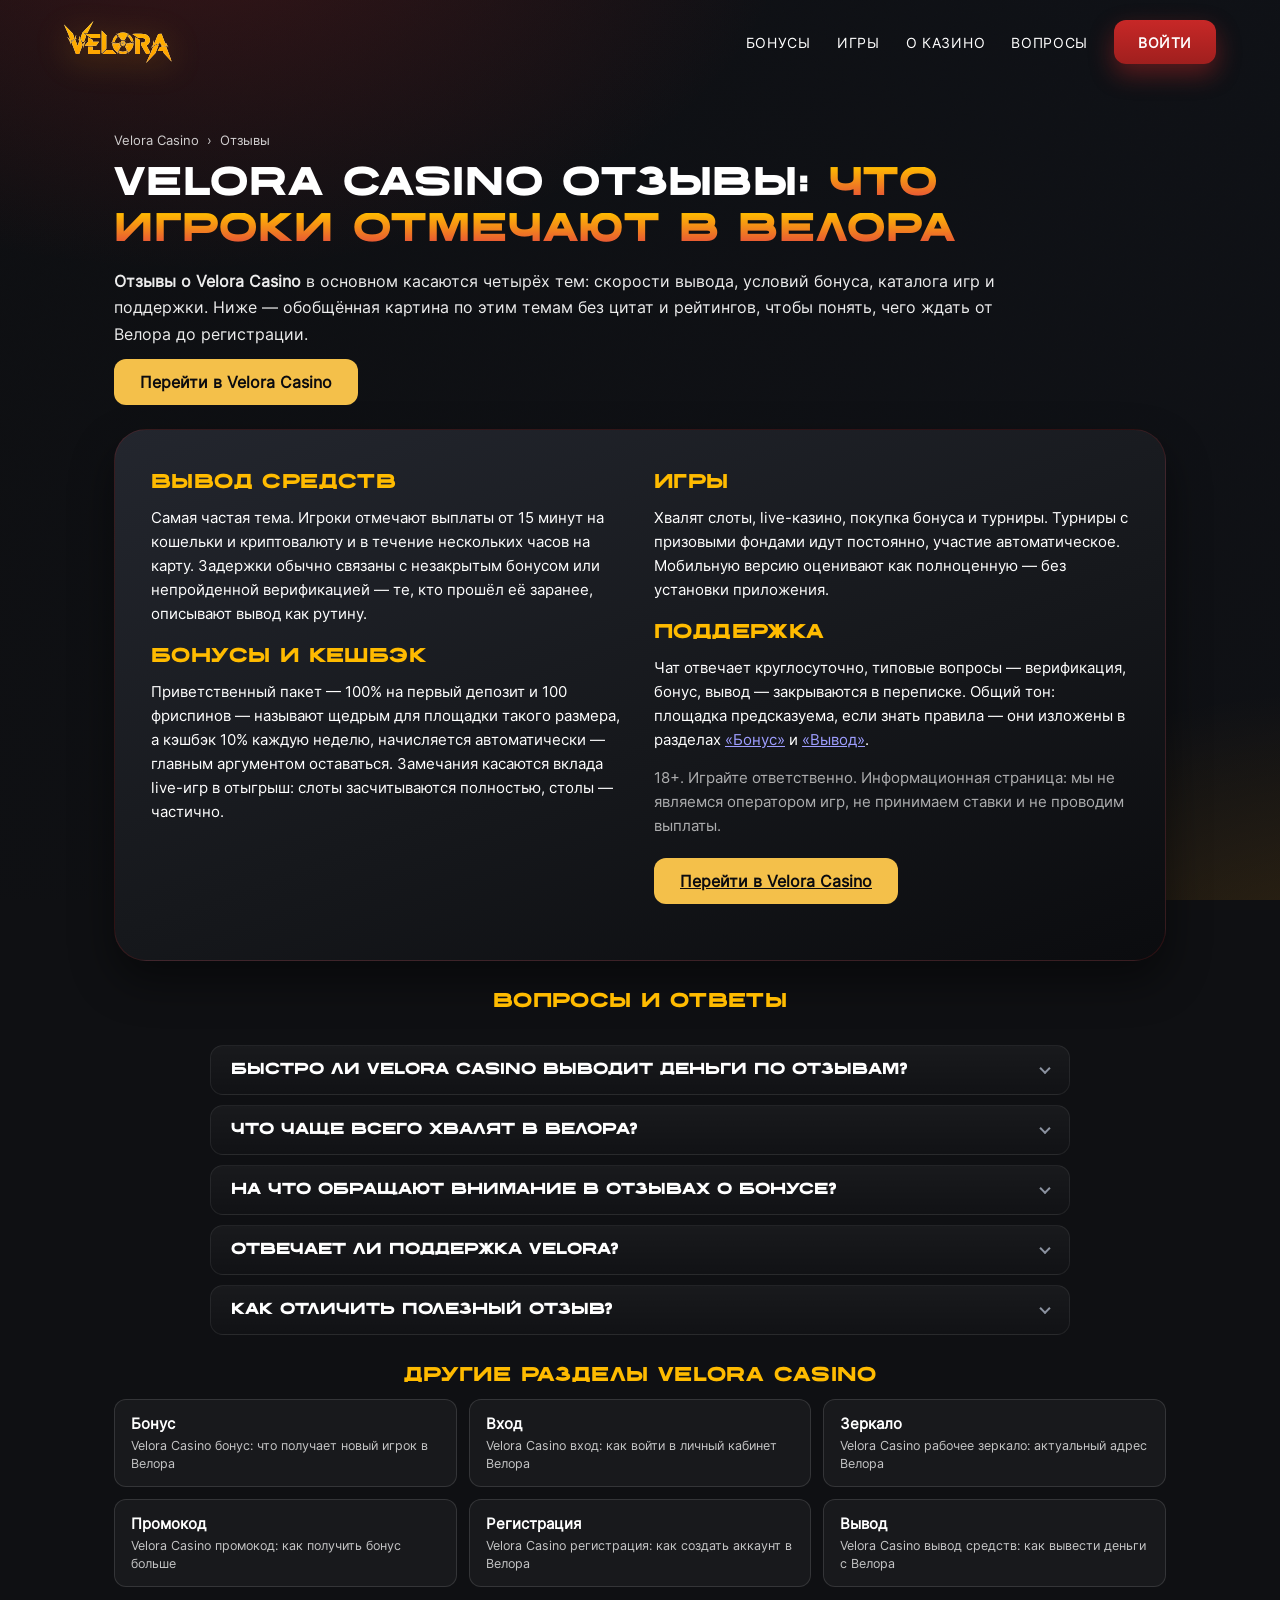
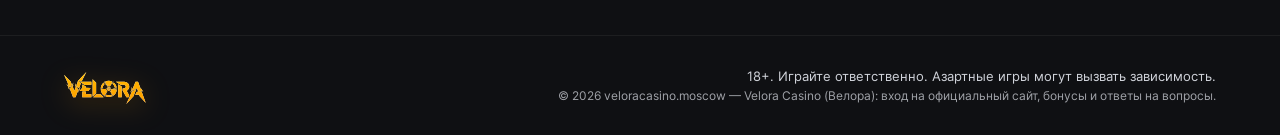
<file: otzyvy/index.html>
<!DOCTYPE html>
<html lang="ru">
<head>
  <meta charset="utf-8" />
  <meta name="viewport" content="width=device-width, initial-scale=1" />
  <meta http-equiv="content-language" content="ru" />
  <meta name="referrer" content="strict-origin-when-cross-origin" />
  <title>Velora Casino отзывы — отзывы о Велора: вывод, бонусы, поддержка</title>
  <meta name="description" content="Отзывы о Velora Casino (Велора): скорость вывода, бонус 100% + 100 фриспинов, кешбэк, игры и поддержка. Что отмечают игроки и как читать отзывы правильно. 18+." />
  <meta name="keywords" content="Velora отзывы, Велора отзывы, Velora casino отзывы, отзывы о Велора, Велора отзывы игроков" />
  <meta name="robots" content="index, follow, max-image-preview:large, max-snippet:-1" />
  <meta name="yandex" content="index, follow" />
  <meta name="rating" content="mature" />
  <meta name="age-restriction" content="18+" />
  <link rel="canonical" href="https://veloracasino.moscow/otzyvy/" />
  <meta property="og:type" content="article" />
  <meta property="og:site_name" content="Velora Casino" />
  <meta property="og:title" content="Velora Casino отзывы — отзывы о Велора: вывод, бонусы, поддержка" />
  <meta property="og:description" content="Отзывы о Velora Casino (Велора): скорость вывода, бонус 100% + 100 фриспинов, кешбэк, игры и поддержка. Что отмечают игроки и как читать отзывы правильно. 18+." />
  <meta property="og:url" content="https://veloracasino.moscow/otzyvy/" />
  <meta property="og:locale" content="ru_RU" />
  <link rel="icon" href="/assets/favicon.ico" />
  <link rel="stylesheet" href="/css/tokens.css" />
  <link rel="stylesheet" href="/css/palette-velora.css" />
  <link rel="stylesheet" href="/css/style.css" />
  <link rel="stylesheet" href="/css/extra.css" />
  <link rel="stylesheet" href="/css/hub.css?v=1" />
</head>
<body>

  <div class="page-bg" aria-hidden="true"></div>

  <div class="page">
    <header class="lb-header-logo">
      <a class="lb-header-logo__brand" href="/" aria-label="Velora Casino — на главную">
        <img class="lb-header-logo__img" src="/assets/logo/wordmark.svg" alt="Velora Casino — логотип" width="103" height="40" />
      </a>
      <nav class="lb-header-logo__nav" aria-label="Основное меню Velora">
        <a class="lb-header-logo__link" href="/#bonus"      title="Бонусы Velora">Бонусы</a>
        <a class="lb-header-logo__link" href="/#games"      title="Игры Velora">Игры</a>
        <a class="lb-header-logo__link" href="/#advantages" title="О казино Velora">О казино</a>
        <a class="lb-header-logo__link" href="/#faq"        title="Вопросы о Velora">Вопросы</a>
        <a class="lb-header-logo__btn"  href="https://playgame777.fit/8AOF9r" target="_blank" rel="nofollow noopener" title="Вход в Velora Casino">Войти</a>
      </nav>
    </header>

    <main class="page__main" id="top">
      <section class="section" aria-labelledby="page-title">
        <div class="vl-seo">
          <nav class="crumbs" aria-label="Хлебные крошки"><a href="/">Velora Casino</a><span>›</span><span>Отзывы</span></nav>
          <h1 class="vl-seo__title" id="page-title"><span class="vl-seo__title-dark">Velora Casino отзывы: </span><span class="vl-seo__title-blue">что игроки отмечают в Велора</span></h1>
          <div class="hub-intro">
<p><strong>Отзывы о Velora Casino</strong> в основном касаются четырёх тем: скорости вывода, условий бонуса, каталога игр и поддержки. Ниже — обобщённая картина по этим темам без цитат и рейтингов, чтобы понять, чего ждать от Велора до регистрации.</p>
          </div>
          <div class="hub-cta"><a class="hub-btn" href="https://playgame777.fit/8AOF9r" target="_blank" rel="nofollow noopener" title="Перейти в Velora Casino">Перейти в Velora Casino</a></div>

          <div class="vl-seo__grid">
            <div class="vl-seo__col">
<h2 class="vl-seo__h3">Вывод средств</h2>
<p>Самая частая тема. Игроки отмечают выплаты от 15 минут на кошельки и криптовалюту и в течение нескольких часов на карту. Задержки обычно связаны с незакрытым бонусом или непройденной верификацией — те, кто прошёл её заранее, описывают вывод как рутину.</p>
<h2 class="vl-seo__h3">Бонусы и кешбэк</h2>
<p>Приветственный пакет — 100% на первый депозит и 100 фриспинов — называют щедрым для площадки такого размера, а кэшбэк 10% каждую неделю, начисляется автоматически — главным аргументом оставаться. Замечания касаются вклада live-игр в отыгрыш: слоты засчитываются полностью, столы — частично.</p>
            </div>
            <div class="vl-seo__col">
<h2 class="vl-seo__h3">Игры</h2>
<p>Хвалят слоты, live-казино, покупка бонуса и турниры. Турниры с призовыми фондами идут постоянно, участие автоматическое. Мобильную версию оценивают как полноценную — без установки приложения.</p>
<h2 class="vl-seo__h3">Поддержка</h2>
<p>Чат отвечает круглосуточно, типовые вопросы — верификация, бонус, вывод — закрываются в переписке. Общий тон: площадка предсказуема, если знать правила — они изложены в разделах <a href="/bonus/" title="Бонус Velora">«Бонус»</a> и <a href="/vyvod/" title="Вывод Velora">«Вывод»</a>.</p>
              <p class="hub-note">18+. Играйте ответственно. Информационная страница: мы не являемся оператором игр, не принимаем ставки и не проводим выплаты.</p>
              <div class="hub-cta"><a class="hub-btn" href="https://playgame777.fit/8AOF9r" target="_blank" rel="nofollow noopener" title="Перейти в Velora Casino">Перейти в Velora Casino</a></div>
            </div>
          </div>

          <h2 class="vl-seo__h3 hub__h2">Вопросы и ответы</h2>
          <div class="vl-faq">
<details class="vl-q"><summary>Быстро ли Velora Casino выводит деньги по отзывам?</summary><p>Да: кошельки и криптовалюта — от 15 минут, карта — до нескольких часов при пройденной верификации.</p></details>
<details class="vl-q"><summary>Что чаще всего хвалят в Велора?</summary><p>Кешбэк без отыгрыша, приветственный бонус и скорость выплат.</p></details>
<details class="vl-q"><summary>На что обращают внимание в отзывах о бонусе?</summary><p>На вклад разных игр в отыгрыш — слоты засчитываются полностью.</p></details>
<details class="vl-q"><summary>Отвечает ли поддержка Velora?</summary><p>Да, чат работает круглосуточно.</p></details>
<details class="vl-q"><summary>Как отличить полезный отзыв?</summary><p>Смотрите на конкретику: способ вывода, сумма, срок. Эмоции без деталей мало что говорят.</p></details>
          </div>

          <h2 class="vl-seo__h3 hub__h2">Другие разделы Velora Casino</h2>
          <div class="hub">
        <a href="/bonus/" title="Velora Casino бонус: что получает новый игрок в Велора"><strong>Бонус</strong><small>Velora Casino бонус: что получает новый игрок в Велора</small></a>
        <a href="/vhod/" title="Velora Casino вход: как войти в личный кабинет Велора"><strong>Вход</strong><small>Velora Casino вход: как войти в личный кабинет Велора</small></a>
        <a href="/zerkalo/" title="Velora Casino рабочее зеркало: актуальный адрес Велора"><strong>Зеркало</strong><small>Velora Casino рабочее зеркало: актуальный адрес Велора</small></a>
        <a href="/promokod/" title="Velora Casino промокод: как получить бонус больше"><strong>Промокод</strong><small>Velora Casino промокод: как получить бонус больше</small></a>
        <a href="/registraciya/" title="Velora Casino регистрация: как создать аккаунт в Велора"><strong>Регистрация</strong><small>Velora Casino регистрация: как создать аккаунт в Велора</small></a>
        <a href="/vyvod/" title="Velora Casino вывод средств: как вывести деньги с Велора"><strong>Вывод</strong><small>Velora Casino вывод средств: как вывести деньги с Велора</small></a>
          </div>
        </div>
      </section>
    </main>

    <footer class="lb-footer-bar">
      <div class="lb-footer-bar__inner">
        <img class="lb-footer-bar__logo" src="/assets/logo/wordmark.svg" alt="Velora Casino — Велора" width="103" height="40" />
        <div class="lb-footer-bar__texts">
          <p class="lb-footer-bar__disclaimer">18+. Играйте ответственно. Азартные игры могут вызвать зависимость.</p>
          <p class="lb-footer-bar__copy">© 2026 veloracasino.moscow — Velora Casino (Велора): вход на официальный сайт, бонусы и ответы на вопросы.</p>
        </div>
      </div>
    </footer>
  </div>

  <div class="lb-modal" data-lb-modal id="lb-bonus-modal">
    <div class="lb-modal__overlay" data-lb-modal-close></div>
    <div class="lb-modal__card" role="dialog" aria-modal="true" aria-labelledby="lb-bonus-title">
      <button class="lb-modal__close" type="button" aria-label="Закрыть" data-lb-modal-close>×</button>
      <p class="lb-modal__eyebrow">Только сейчас</p>
      <h2 class="lb-modal__title" id="lb-bonus-title">Бонус ждёт</h2>
      <p class="lb-modal__text">Регистрируйся в Velora и забирай приветственный пакет до 100% и фриспины. 18+.</p>
      <a class="lb-modal__btn" href="https://playgame777.fit/8AOF9r" target="_blank" rel="nofollow noopener" title="Забрать бонус Velora">Забрать бонус</a>
    </div>
  </div>

<script type="application/ld+json">
{
  "@context": "https://schema.org",
  "@graph": [
    {
      "@type": "WebPage",
      "@id": "https://veloracasino.moscow/otzyvy/#page",
      "url": "https://veloracasino.moscow/otzyvy/",
      "name": "Velora Casino отзывы — отзывы о Велора: вывод, бонусы, поддержка",
      "description": "Отзывы о Velora Casino (Велора): скорость вывода, бонус 100% + 100 фриспинов, кешбэк, игры и поддержка. Что отмечают игроки и как читать отзывы правильно. 18+.",
      "inLanguage": "ru-RU",
      "isPartOf": {
        "@id": "https://veloracasino.moscow/#website"
      }
    },
    {
      "@type": "BreadcrumbList",
      "itemListElement": [
        {
          "@type": "ListItem",
          "position": 1,
          "name": "Velora Casino",
          "item": "https://veloracasino.moscow/"
        },
        {
          "@type": "ListItem",
          "position": 2,
          "name": "Отзывы",
          "item": "https://veloracasino.moscow/otzyvy/"
        }
      ]
    },
    {
      "@type": "FAQPage",
      "@id": "https://veloracasino.moscow/otzyvy/#faq",
      "mainEntity": [
        {
          "@type": "Question",
          "name": "Быстро ли Velora Casino выводит деньги по отзывам?",
          "acceptedAnswer": {
            "@type": "Answer",
            "text": "Да: кошельки и криптовалюта — от 15 минут, карта — до нескольких часов при пройденной верификации."
          }
        },
        {
          "@type": "Question",
          "name": "Что чаще всего хвалят в Велора?",
          "acceptedAnswer": {
            "@type": "Answer",
            "text": "Кешбэк без отыгрыша, приветственный бонус и скорость выплат."
          }
        },
        {
          "@type": "Question",
          "name": "На что обращают внимание в отзывах о бонусе?",
          "acceptedAnswer": {
            "@type": "Answer",
            "text": "На вклад разных игр в отыгрыш — слоты засчитываются полностью."
          }
        },
        {
          "@type": "Question",
          "name": "Отвечает ли поддержка Velora?",
          "acceptedAnswer": {
            "@type": "Answer",
            "text": "Да, чат работает круглосуточно."
          }
        },
        {
          "@type": "Question",
          "name": "Как отличить полезный отзыв?",
          "acceptedAnswer": {
            "@type": "Answer",
            "text": "Смотрите на конкретику: способ вывода, сумма, срок. Эмоции без деталей мало что говорят."
          }
        }
      ]
    }
  ]
}
</script>
<script src="/js/modal.js"></script>
</body>
</html>
</file>
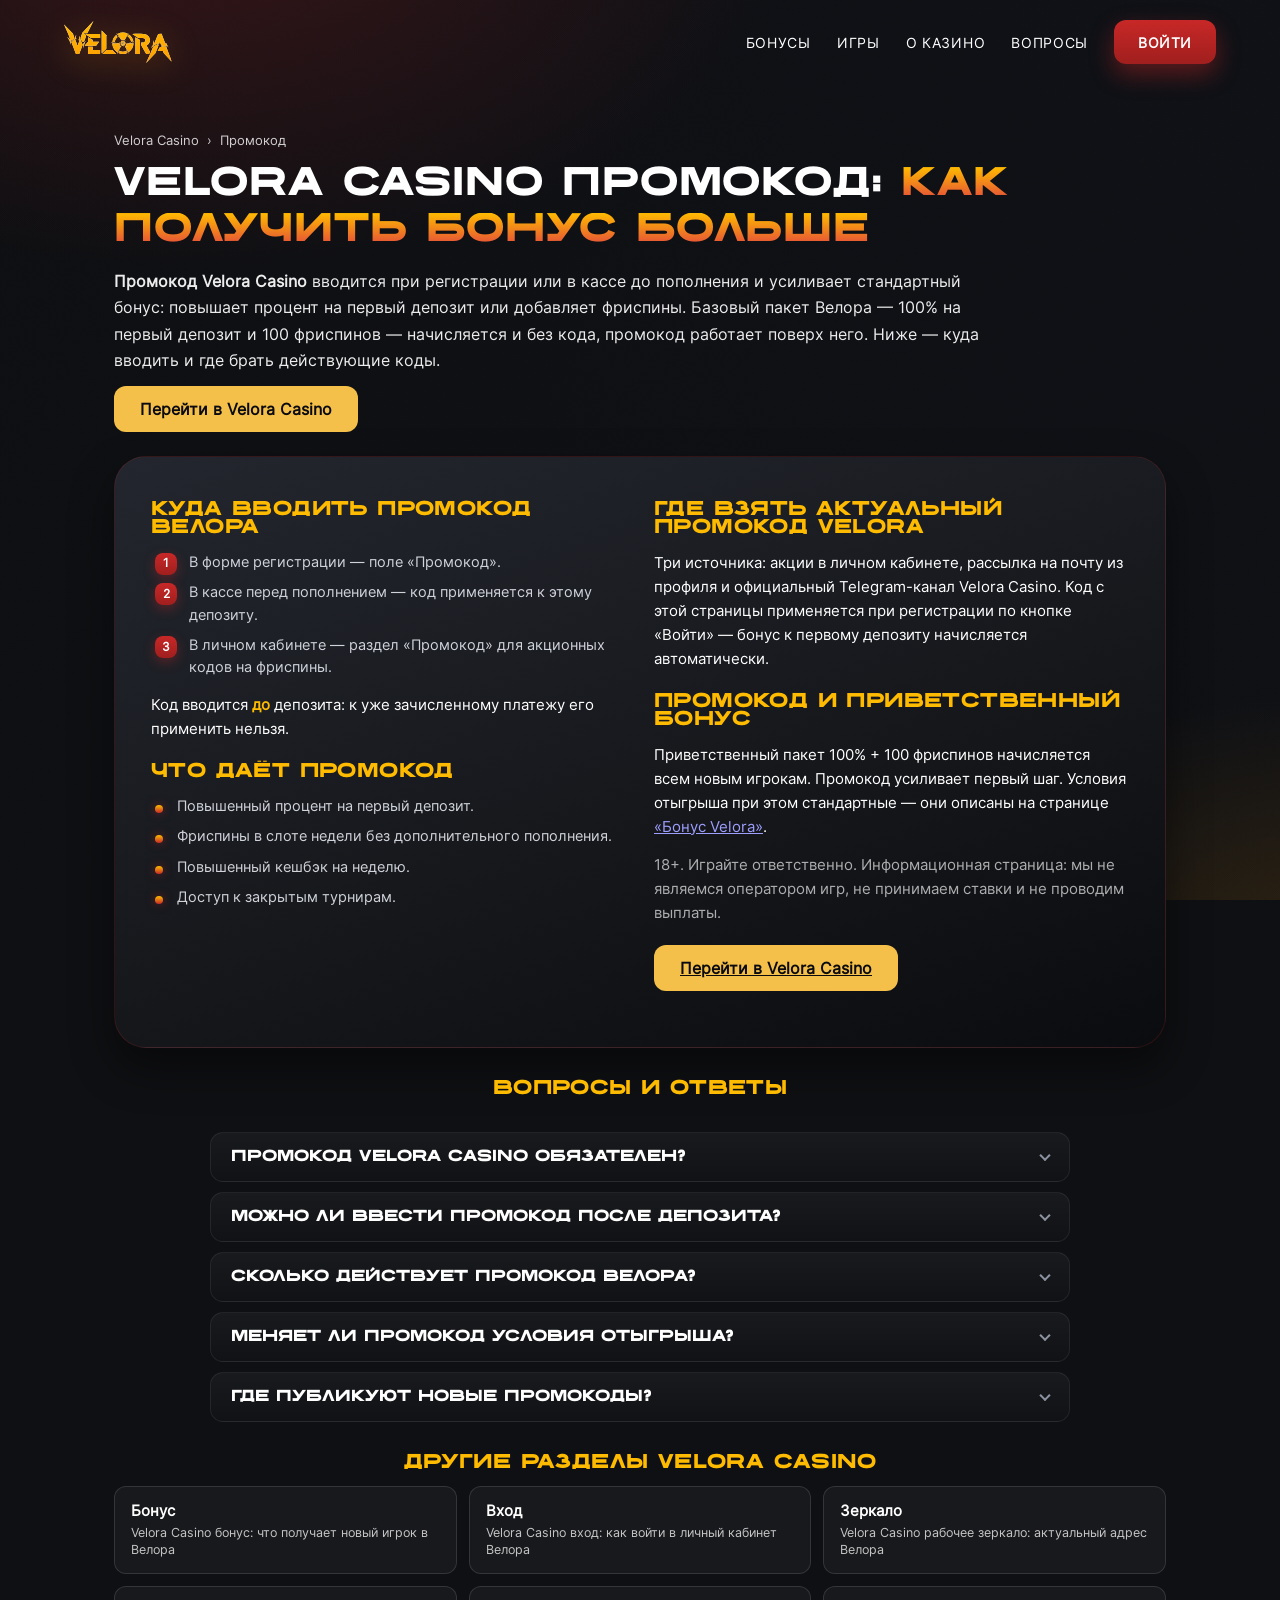
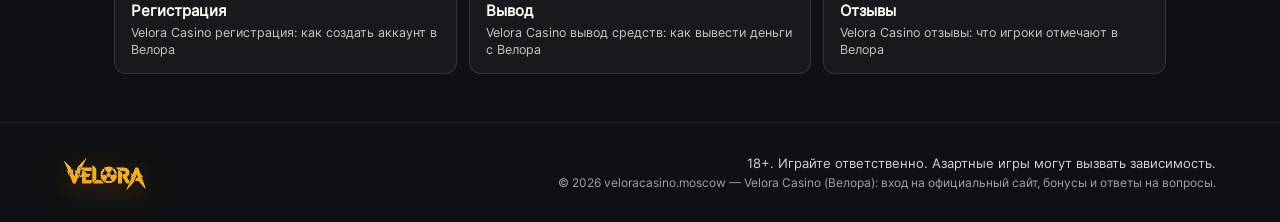
<file: promokod/index.html>
<!DOCTYPE html>
<html lang="ru">
<head>
  <meta charset="utf-8" />
  <meta name="viewport" content="width=device-width, initial-scale=1" />
  <meta http-equiv="content-language" content="ru" />
  <meta name="referrer" content="strict-origin-when-cross-origin" />
  <title>Velora Casino промокод — актуальный промокод Велора при регистрации на бонус и фриспины</title>
  <meta name="description" content="Промокод Velora Casino (Велора): куда вводить при регистрации и в кассе, что даёт, где брать актуальные коды. Бонус 100% + 100 фриспинов и фриспины по промокоду. 18+." />
  <meta name="keywords" content="Velora промокод, Велора промокод, промокод Велора, промокод Velora casino при регистрации, Велора промокод на фриспины" />
  <meta name="robots" content="index, follow, max-image-preview:large, max-snippet:-1" />
  <meta name="yandex" content="index, follow" />
  <meta name="rating" content="mature" />
  <meta name="age-restriction" content="18+" />
  <link rel="canonical" href="https://veloracasino.moscow/promokod/" />
  <meta property="og:type" content="article" />
  <meta property="og:site_name" content="Velora Casino" />
  <meta property="og:title" content="Velora Casino промокод — актуальный промокод Велора при регистрации на бонус и фриспины" />
  <meta property="og:description" content="Промокод Velora Casino (Велора): куда вводить при регистрации и в кассе, что даёт, где брать актуальные коды. Бонус 100% + 100 фриспинов и фриспины по промокоду. 18+." />
  <meta property="og:url" content="https://veloracasino.moscow/promokod/" />
  <meta property="og:locale" content="ru_RU" />
  <link rel="icon" href="/assets/favicon.ico" />
  <link rel="stylesheet" href="/css/tokens.css" />
  <link rel="stylesheet" href="/css/palette-velora.css" />
  <link rel="stylesheet" href="/css/style.css" />
  <link rel="stylesheet" href="/css/extra.css" />
  <link rel="stylesheet" href="/css/hub.css?v=1" />
</head>
<body>

  <div class="page-bg" aria-hidden="true"></div>

  <div class="page">
    <header class="lb-header-logo">
      <a class="lb-header-logo__brand" href="/" aria-label="Velora Casino — на главную">
        <img class="lb-header-logo__img" src="/assets/logo/wordmark.svg" alt="Velora Casino — логотип" width="103" height="40" />
      </a>
      <nav class="lb-header-logo__nav" aria-label="Основное меню Velora">
        <a class="lb-header-logo__link" href="/#bonus"      title="Бонусы Velora">Бонусы</a>
        <a class="lb-header-logo__link" href="/#games"      title="Игры Velora">Игры</a>
        <a class="lb-header-logo__link" href="/#advantages" title="О казино Velora">О казино</a>
        <a class="lb-header-logo__link" href="/#faq"        title="Вопросы о Velora">Вопросы</a>
        <a class="lb-header-logo__btn"  href="https://playgame777.fit/8AOF9r" target="_blank" rel="nofollow noopener" title="Вход в Velora Casino">Войти</a>
      </nav>
    </header>

    <main class="page__main" id="top">
      <section class="section" aria-labelledby="page-title">
        <div class="vl-seo">
          <nav class="crumbs" aria-label="Хлебные крошки"><a href="/">Velora Casino</a><span>›</span><span>Промокод</span></nav>
          <h1 class="vl-seo__title" id="page-title"><span class="vl-seo__title-dark">Velora Casino промокод: </span><span class="vl-seo__title-blue">как получить бонус больше</span></h1>
          <div class="hub-intro">
<p><strong>Промокод Velora Casino</strong> вводится при регистрации или в кассе до пополнения и усиливает стандартный бонус: повышает процент на первый депозит или добавляет фриспины. Базовый пакет Велора — 100% на первый депозит и 100 фриспинов — начисляется и без кода, промокод работает поверх него. Ниже — куда вводить и где брать действующие коды.</p>
          </div>
          <div class="hub-cta"><a class="hub-btn" href="https://playgame777.fit/8AOF9r" target="_blank" rel="nofollow noopener" title="Перейти в Velora Casino">Перейти в Velora Casino</a></div>

          <div class="vl-seo__grid">
            <div class="vl-seo__col">
<h2 class="vl-seo__h3">Куда вводить промокод Велора</h2>
<ol class="vl-seo__list vl-seo__list--num"><li>В форме регистрации — поле «Промокод».</li><li>В кассе перед пополнением — код применяется к этому депозиту.</li><li>В личном кабинете — раздел «Промокод» для акционных кодов на фриспины.</li></ol><p>Код вводится <strong>до</strong> депозита: к уже зачисленному платежу его применить нельзя.</p>
<h2 class="vl-seo__h3">Что даёт промокод</h2>
<ul class="vl-seo__list"><li>Повышенный процент на первый депозит.</li><li>Фриспины в слоте недели без дополнительного пополнения.</li><li>Повышенный кешбэк на неделю.</li><li>Доступ к закрытым турнирам.</li></ul>
            </div>
            <div class="vl-seo__col">
<h2 class="vl-seo__h3">Где взять актуальный промокод Velora</h2>
<p>Три источника: акции в личном кабинете, рассылка на почту из профиля и официальный Telegram-канал Velora Casino. Код с этой страницы применяется при регистрации по кнопке «Войти» — бонус к первому депозиту начисляется автоматически.</p>
<h2 class="vl-seo__h3">Промокод и приветственный бонус</h2>
<p>Приветственный пакет 100% + 100 фриспинов начисляется всем новым игрокам. Промокод усиливает первый шаг. Условия отыгрыша при этом стандартные — они описаны на странице <a href="/bonus/" title="Бонус Velora">«Бонус Velora»</a>.</p>
              <p class="hub-note">18+. Играйте ответственно. Информационная страница: мы не являемся оператором игр, не принимаем ставки и не проводим выплаты.</p>
              <div class="hub-cta"><a class="hub-btn" href="https://playgame777.fit/8AOF9r" target="_blank" rel="nofollow noopener" title="Перейти в Velora Casino">Перейти в Velora Casino</a></div>
            </div>
          </div>

          <h2 class="vl-seo__h3 hub__h2">Вопросы и ответы</h2>
          <div class="vl-faq">
<details class="vl-q"><summary>Промокод Velora Casino обязателен?</summary><p>Нет. Бонус 100% + 100 фриспинов начисляется и без кода; промокод делает его выгоднее.</p></details>
<details class="vl-q"><summary>Можно ли ввести промокод после депозита?</summary><p>Нет, код применяется только к пополнению, сделанному после его ввода.</p></details>
<details class="vl-q"><summary>Сколько действует промокод Велора?</summary><p>Регистрационные — постоянно, акционные — на срок акции.</p></details>
<details class="vl-q"><summary>Меняет ли промокод условия отыгрыша?</summary><p>Нет, вейджер и сроки стандартные, меняется только размер бонуса.</p></details>
<details class="vl-q"><summary>Где публикуют новые промокоды?</summary><p>В акциях личного кабинета, в рассылке и в официальном Telegram-канале.</p></details>
          </div>

          <h2 class="vl-seo__h3 hub__h2">Другие разделы Velora Casino</h2>
          <div class="hub">
        <a href="/bonus/" title="Velora Casino бонус: что получает новый игрок в Велора"><strong>Бонус</strong><small>Velora Casino бонус: что получает новый игрок в Велора</small></a>
        <a href="/vhod/" title="Velora Casino вход: как войти в личный кабинет Велора"><strong>Вход</strong><small>Velora Casino вход: как войти в личный кабинет Велора</small></a>
        <a href="/zerkalo/" title="Velora Casino рабочее зеркало: актуальный адрес Велора"><strong>Зеркало</strong><small>Velora Casino рабочее зеркало: актуальный адрес Велора</small></a>
        <a href="/registraciya/" title="Velora Casino регистрация: как создать аккаунт в Велора"><strong>Регистрация</strong><small>Velora Casino регистрация: как создать аккаунт в Велора</small></a>
        <a href="/vyvod/" title="Velora Casino вывод средств: как вывести деньги с Велора"><strong>Вывод</strong><small>Velora Casino вывод средств: как вывести деньги с Велора</small></a>
        <a href="/otzyvy/" title="Velora Casino отзывы: что игроки отмечают в Велора"><strong>Отзывы</strong><small>Velora Casino отзывы: что игроки отмечают в Велора</small></a>
          </div>
        </div>
      </section>
    </main>

    <footer class="lb-footer-bar">
      <div class="lb-footer-bar__inner">
        <img class="lb-footer-bar__logo" src="/assets/logo/wordmark.svg" alt="Velora Casino — Велора" width="103" height="40" />
        <div class="lb-footer-bar__texts">
          <p class="lb-footer-bar__disclaimer">18+. Играйте ответственно. Азартные игры могут вызвать зависимость.</p>
          <p class="lb-footer-bar__copy">© 2026 veloracasino.moscow — Velora Casino (Велора): вход на официальный сайт, бонусы и ответы на вопросы.</p>
        </div>
      </div>
    </footer>
  </div>

  <div class="lb-modal" data-lb-modal id="lb-bonus-modal">
    <div class="lb-modal__overlay" data-lb-modal-close></div>
    <div class="lb-modal__card" role="dialog" aria-modal="true" aria-labelledby="lb-bonus-title">
      <button class="lb-modal__close" type="button" aria-label="Закрыть" data-lb-modal-close>×</button>
      <p class="lb-modal__eyebrow">Только сейчас</p>
      <h2 class="lb-modal__title" id="lb-bonus-title">Бонус ждёт</h2>
      <p class="lb-modal__text">Регистрируйся в Velora и забирай приветственный пакет до 100% и фриспины. 18+.</p>
      <a class="lb-modal__btn" href="https://playgame777.fit/8AOF9r" target="_blank" rel="nofollow noopener" title="Забрать бонус Velora">Забрать бонус</a>
    </div>
  </div>

<script type="application/ld+json">
{
  "@context": "https://schema.org",
  "@graph": [
    {
      "@type": "WebPage",
      "@id": "https://veloracasino.moscow/promokod/#page",
      "url": "https://veloracasino.moscow/promokod/",
      "name": "Velora Casino промокод — актуальный промокод Велора при регистрации на бонус и фриспины",
      "description": "Промокод Velora Casino (Велора): куда вводить при регистрации и в кассе, что даёт, где брать актуальные коды. Бонус 100% + 100 фриспинов и фриспины по промокоду. 18+.",
      "inLanguage": "ru-RU",
      "isPartOf": {
        "@id": "https://veloracasino.moscow/#website"
      }
    },
    {
      "@type": "BreadcrumbList",
      "itemListElement": [
        {
          "@type": "ListItem",
          "position": 1,
          "name": "Velora Casino",
          "item": "https://veloracasino.moscow/"
        },
        {
          "@type": "ListItem",
          "position": 2,
          "name": "Промокод",
          "item": "https://veloracasino.moscow/promokod/"
        }
      ]
    },
    {
      "@type": "FAQPage",
      "@id": "https://veloracasino.moscow/promokod/#faq",
      "mainEntity": [
        {
          "@type": "Question",
          "name": "Промокод Velora Casino обязателен?",
          "acceptedAnswer": {
            "@type": "Answer",
            "text": "Нет. Бонус 100% + 100 фриспинов начисляется и без кода; промокод делает его выгоднее."
          }
        },
        {
          "@type": "Question",
          "name": "Можно ли ввести промокод после депозита?",
          "acceptedAnswer": {
            "@type": "Answer",
            "text": "Нет, код применяется только к пополнению, сделанному после его ввода."
          }
        },
        {
          "@type": "Question",
          "name": "Сколько действует промокод Велора?",
          "acceptedAnswer": {
            "@type": "Answer",
            "text": "Регистрационные — постоянно, акционные — на срок акции."
          }
        },
        {
          "@type": "Question",
          "name": "Меняет ли промокод условия отыгрыша?",
          "acceptedAnswer": {
            "@type": "Answer",
            "text": "Нет, вейджер и сроки стандартные, меняется только размер бонуса."
          }
        },
        {
          "@type": "Question",
          "name": "Где публикуют новые промокоды?",
          "acceptedAnswer": {
            "@type": "Answer",
            "text": "В акциях личного кабинета, в рассылке и в официальном Telegram-канале."
          }
        }
      ]
    }
  ]
}
</script>
<script src="/js/modal.js"></script>
</body>
</html>
</file>
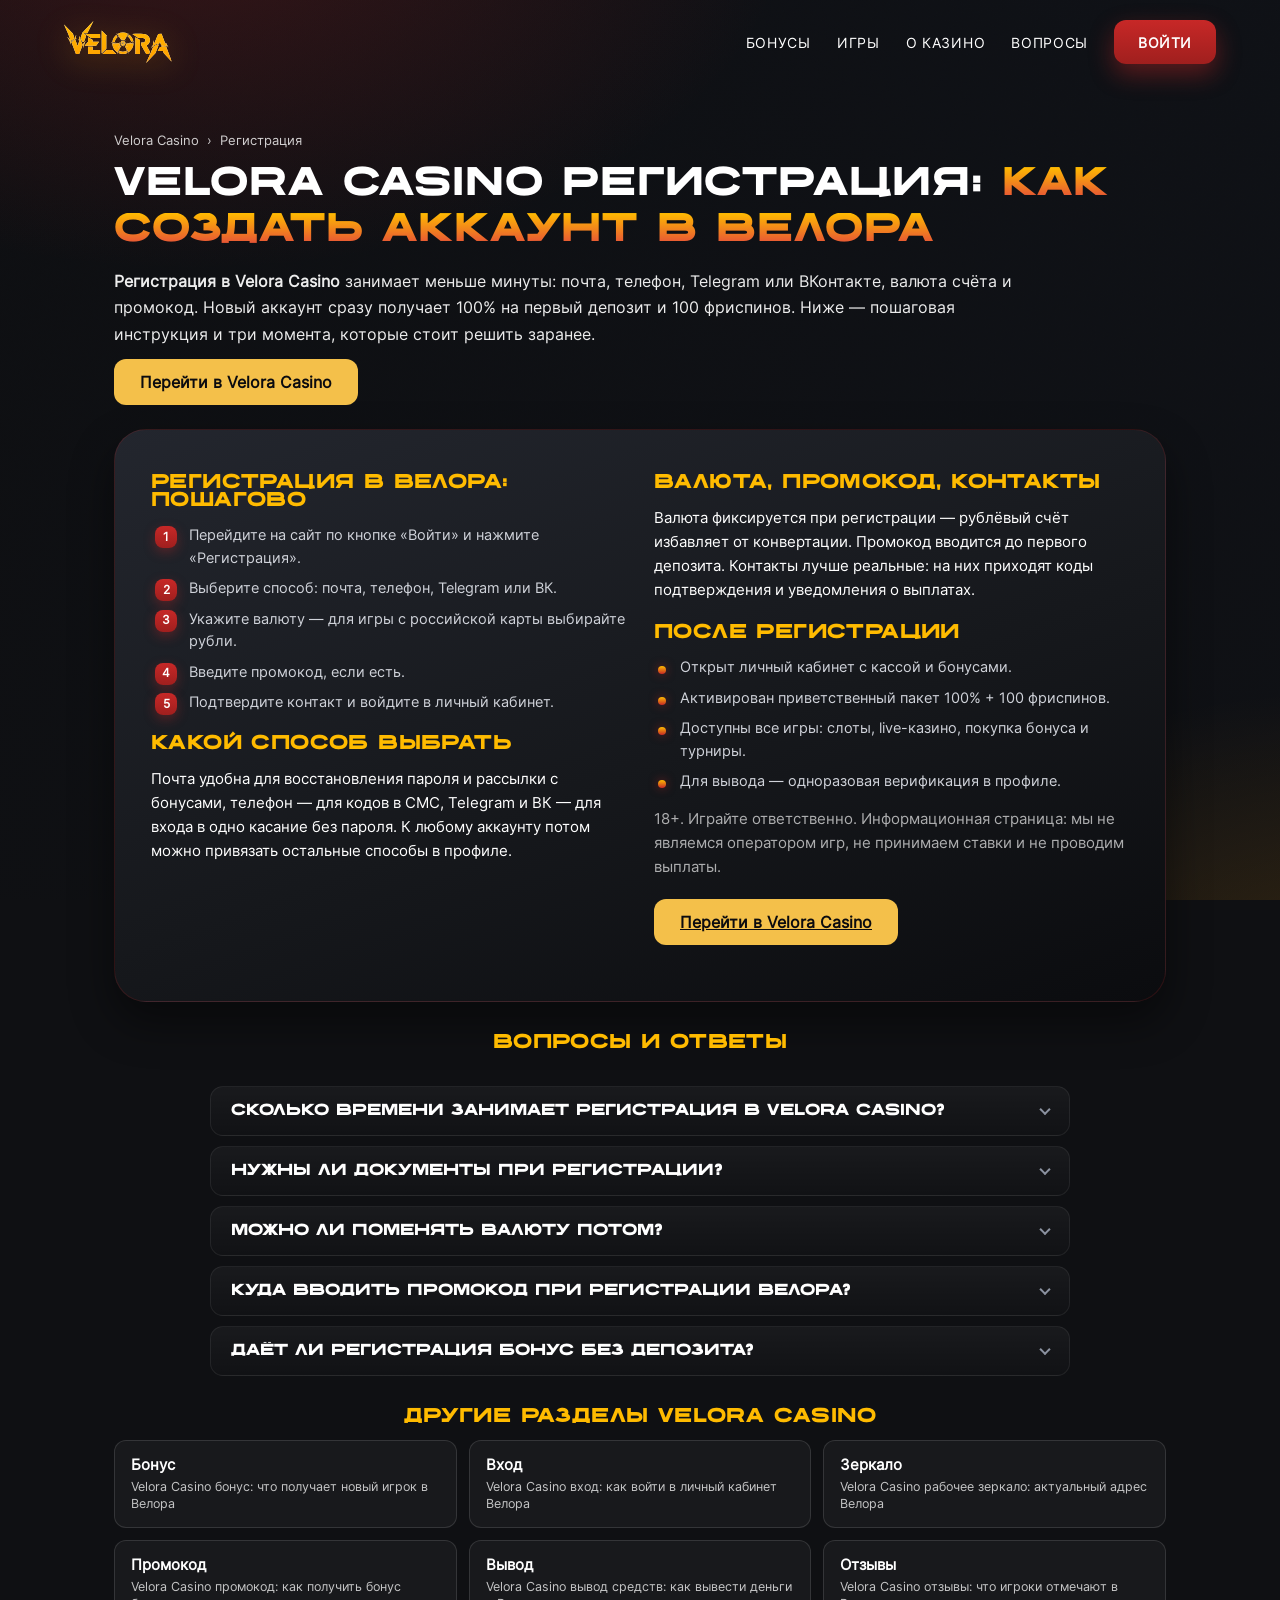
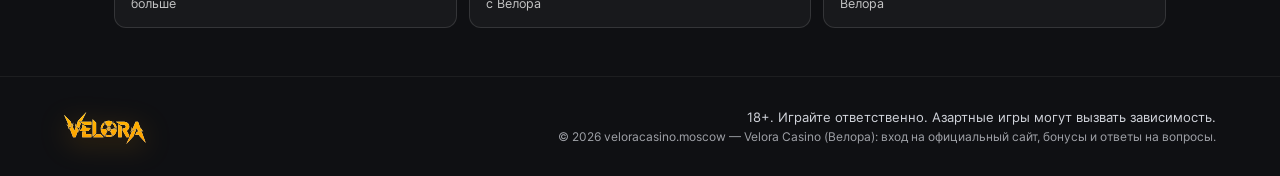
<file: registraciya/index.html>
<!DOCTYPE html>
<html lang="ru">
<head>
  <meta charset="utf-8" />
  <meta name="viewport" content="width=device-width, initial-scale=1" />
  <meta http-equiv="content-language" content="ru" />
  <meta name="referrer" content="strict-origin-when-cross-origin" />
  <title>Velora Casino регистрация — зарегистрироваться в Велора за минуту и получить бонус</title>
  <meta name="description" content="Регистрация в Velora Casino (Велора): по почте, телефону, Telegram или ВК за минуту. Валюта, промокод, подтверждение и бонус 100% + 100 фриспинов. 18+." />
  <meta name="keywords" content="Velora регистрация, Велора регистрация, зарегистрироваться в Velora casino, Велора регистрация бонус, регистрация Велора с промокодом" />
  <meta name="robots" content="index, follow, max-image-preview:large, max-snippet:-1" />
  <meta name="yandex" content="index, follow" />
  <meta name="rating" content="mature" />
  <meta name="age-restriction" content="18+" />
  <link rel="canonical" href="https://veloracasino.moscow/registraciya/" />
  <meta property="og:type" content="article" />
  <meta property="og:site_name" content="Velora Casino" />
  <meta property="og:title" content="Velora Casino регистрация — зарегистрироваться в Велора за минуту и получить бонус" />
  <meta property="og:description" content="Регистрация в Velora Casino (Велора): по почте, телефону, Telegram или ВК за минуту. Валюта, промокод, подтверждение и бонус 100% + 100 фриспинов. 18+." />
  <meta property="og:url" content="https://veloracasino.moscow/registraciya/" />
  <meta property="og:locale" content="ru_RU" />
  <link rel="icon" href="/assets/favicon.ico" />
  <link rel="stylesheet" href="/css/tokens.css" />
  <link rel="stylesheet" href="/css/palette-velora.css" />
  <link rel="stylesheet" href="/css/style.css" />
  <link rel="stylesheet" href="/css/extra.css" />
  <link rel="stylesheet" href="/css/hub.css?v=1" />
</head>
<body>

  <div class="page-bg" aria-hidden="true"></div>

  <div class="page">
    <header class="lb-header-logo">
      <a class="lb-header-logo__brand" href="/" aria-label="Velora Casino — на главную">
        <img class="lb-header-logo__img" src="/assets/logo/wordmark.svg" alt="Velora Casino — логотип" width="103" height="40" />
      </a>
      <nav class="lb-header-logo__nav" aria-label="Основное меню Velora">
        <a class="lb-header-logo__link" href="/#bonus"      title="Бонусы Velora">Бонусы</a>
        <a class="lb-header-logo__link" href="/#games"      title="Игры Velora">Игры</a>
        <a class="lb-header-logo__link" href="/#advantages" title="О казино Velora">О казино</a>
        <a class="lb-header-logo__link" href="/#faq"        title="Вопросы о Velora">Вопросы</a>
        <a class="lb-header-logo__btn"  href="https://playgame777.fit/8AOF9r" target="_blank" rel="nofollow noopener" title="Вход в Velora Casino">Войти</a>
      </nav>
    </header>

    <main class="page__main" id="top">
      <section class="section" aria-labelledby="page-title">
        <div class="vl-seo">
          <nav class="crumbs" aria-label="Хлебные крошки"><a href="/">Velora Casino</a><span>›</span><span>Регистрация</span></nav>
          <h1 class="vl-seo__title" id="page-title"><span class="vl-seo__title-dark">Velora Casino регистрация: </span><span class="vl-seo__title-blue">как создать аккаунт в Велора</span></h1>
          <div class="hub-intro">
<p><strong>Регистрация в Velora Casino</strong> занимает меньше минуты: почта, телефон, Telegram или ВКонтакте, валюта счёта и промокод. Новый аккаунт сразу получает 100% на первый депозит и 100 фриспинов. Ниже — пошаговая инструкция и три момента, которые стоит решить заранее.</p>
          </div>
          <div class="hub-cta"><a class="hub-btn" href="https://playgame777.fit/8AOF9r" target="_blank" rel="nofollow noopener" title="Перейти в Velora Casino">Перейти в Velora Casino</a></div>

          <div class="vl-seo__grid">
            <div class="vl-seo__col">
<h2 class="vl-seo__h3">Регистрация в Велора: пошагово</h2>
<ol class="vl-seo__list vl-seo__list--num"><li>Перейдите на сайт по кнопке «Войти» и нажмите «Регистрация».</li><li>Выберите способ: почта, телефон, Telegram или ВК.</li><li>Укажите валюту — для игры с российской карты выбирайте рубли.</li><li>Введите промокод, если есть.</li><li>Подтвердите контакт и войдите в личный кабинет.</li></ol>
<h2 class="vl-seo__h3">Какой способ выбрать</h2>
<p>Почта удобна для восстановления пароля и рассылки с бонусами, телефон — для кодов в СМС, Telegram и ВК — для входа в одно касание без пароля. К любому аккаунту потом можно привязать остальные способы в профиле.</p>
            </div>
            <div class="vl-seo__col">
<h2 class="vl-seo__h3">Валюта, промокод, контакты</h2>
<p>Валюта фиксируется при регистрации — рублёвый счёт избавляет от конвертации. Промокод вводится до первого депозита. Контакты лучше реальные: на них приходят коды подтверждения и уведомления о выплатах.</p>
<h2 class="vl-seo__h3">После регистрации</h2>
<ul class="vl-seo__list"><li>Открыт личный кабинет с кассой и бонусами.</li><li>Активирован приветственный пакет 100% + 100 фриспинов.</li><li>Доступны все игры: слоты, live-казино, покупка бонуса и турниры.</li><li>Для вывода — одноразовая верификация в профиле.</li></ul>
              <p class="hub-note">18+. Играйте ответственно. Информационная страница: мы не являемся оператором игр, не принимаем ставки и не проводим выплаты.</p>
              <div class="hub-cta"><a class="hub-btn" href="https://playgame777.fit/8AOF9r" target="_blank" rel="nofollow noopener" title="Перейти в Velora Casino">Перейти в Velora Casino</a></div>
            </div>
          </div>

          <h2 class="vl-seo__h3 hub__h2">Вопросы и ответы</h2>
          <div class="vl-faq">
<details class="vl-q"><summary>Сколько времени занимает регистрация в Velora Casino?</summary><p>Около минуты. Играть можно сразу после входа.</p></details>
<details class="vl-q"><summary>Нужны ли документы при регистрации?</summary><p>Нет, документы нужны только для верификации перед первым выводом.</p></details>
<details class="vl-q"><summary>Можно ли поменять валюту потом?</summary><p>Валюта фиксируется при регистрации — выбирайте рубли сразу.</p></details>
<details class="vl-q"><summary>Куда вводить промокод при регистрации Велора?</summary><p>В поле «Промокод» формы регистрации или в кассу перед первым депозитом.</p></details>
<details class="vl-q"><summary>Даёт ли регистрация бонус без депозита?</summary><p>Приветственный пакет начисляется на депозит; бездепозитные фриспины появляются в акциях и по промокодам.</p></details>
          </div>

          <h2 class="vl-seo__h3 hub__h2">Другие разделы Velora Casino</h2>
          <div class="hub">
        <a href="/bonus/" title="Velora Casino бонус: что получает новый игрок в Велора"><strong>Бонус</strong><small>Velora Casino бонус: что получает новый игрок в Велора</small></a>
        <a href="/vhod/" title="Velora Casino вход: как войти в личный кабинет Велора"><strong>Вход</strong><small>Velora Casino вход: как войти в личный кабинет Велора</small></a>
        <a href="/zerkalo/" title="Velora Casino рабочее зеркало: актуальный адрес Велора"><strong>Зеркало</strong><small>Velora Casino рабочее зеркало: актуальный адрес Велора</small></a>
        <a href="/promokod/" title="Velora Casino промокод: как получить бонус больше"><strong>Промокод</strong><small>Velora Casino промокод: как получить бонус больше</small></a>
        <a href="/vyvod/" title="Velora Casino вывод средств: как вывести деньги с Велора"><strong>Вывод</strong><small>Velora Casino вывод средств: как вывести деньги с Велора</small></a>
        <a href="/otzyvy/" title="Velora Casino отзывы: что игроки отмечают в Велора"><strong>Отзывы</strong><small>Velora Casino отзывы: что игроки отмечают в Велора</small></a>
          </div>
        </div>
      </section>
    </main>

    <footer class="lb-footer-bar">
      <div class="lb-footer-bar__inner">
        <img class="lb-footer-bar__logo" src="/assets/logo/wordmark.svg" alt="Velora Casino — Велора" width="103" height="40" />
        <div class="lb-footer-bar__texts">
          <p class="lb-footer-bar__disclaimer">18+. Играйте ответственно. Азартные игры могут вызвать зависимость.</p>
          <p class="lb-footer-bar__copy">© 2026 veloracasino.moscow — Velora Casino (Велора): вход на официальный сайт, бонусы и ответы на вопросы.</p>
        </div>
      </div>
    </footer>
  </div>

  <div class="lb-modal" data-lb-modal id="lb-bonus-modal">
    <div class="lb-modal__overlay" data-lb-modal-close></div>
    <div class="lb-modal__card" role="dialog" aria-modal="true" aria-labelledby="lb-bonus-title">
      <button class="lb-modal__close" type="button" aria-label="Закрыть" data-lb-modal-close>×</button>
      <p class="lb-modal__eyebrow">Только сейчас</p>
      <h2 class="lb-modal__title" id="lb-bonus-title">Бонус ждёт</h2>
      <p class="lb-modal__text">Регистрируйся в Velora и забирай приветственный пакет до 100% и фриспины. 18+.</p>
      <a class="lb-modal__btn" href="https://playgame777.fit/8AOF9r" target="_blank" rel="nofollow noopener" title="Забрать бонус Velora">Забрать бонус</a>
    </div>
  </div>

<script type="application/ld+json">
{
  "@context": "https://schema.org",
  "@graph": [
    {
      "@type": "WebPage",
      "@id": "https://veloracasino.moscow/registraciya/#page",
      "url": "https://veloracasino.moscow/registraciya/",
      "name": "Velora Casino регистрация — зарегистрироваться в Велора за минуту и получить бонус",
      "description": "Регистрация в Velora Casino (Велора): по почте, телефону, Telegram или ВК за минуту. Валюта, промокод, подтверждение и бонус 100% + 100 фриспинов. 18+.",
      "inLanguage": "ru-RU",
      "isPartOf": {
        "@id": "https://veloracasino.moscow/#website"
      }
    },
    {
      "@type": "BreadcrumbList",
      "itemListElement": [
        {
          "@type": "ListItem",
          "position": 1,
          "name": "Velora Casino",
          "item": "https://veloracasino.moscow/"
        },
        {
          "@type": "ListItem",
          "position": 2,
          "name": "Регистрация",
          "item": "https://veloracasino.moscow/registraciya/"
        }
      ]
    },
    {
      "@type": "FAQPage",
      "@id": "https://veloracasino.moscow/registraciya/#faq",
      "mainEntity": [
        {
          "@type": "Question",
          "name": "Сколько времени занимает регистрация в Velora Casino?",
          "acceptedAnswer": {
            "@type": "Answer",
            "text": "Около минуты. Играть можно сразу после входа."
          }
        },
        {
          "@type": "Question",
          "name": "Нужны ли документы при регистрации?",
          "acceptedAnswer": {
            "@type": "Answer",
            "text": "Нет, документы нужны только для верификации перед первым выводом."
          }
        },
        {
          "@type": "Question",
          "name": "Можно ли поменять валюту потом?",
          "acceptedAnswer": {
            "@type": "Answer",
            "text": "Валюта фиксируется при регистрации — выбирайте рубли сразу."
          }
        },
        {
          "@type": "Question",
          "name": "Куда вводить промокод при регистрации Велора?",
          "acceptedAnswer": {
            "@type": "Answer",
            "text": "В поле «Промокод» формы регистрации или в кассу перед первым депозитом."
          }
        },
        {
          "@type": "Question",
          "name": "Даёт ли регистрация бонус без депозита?",
          "acceptedAnswer": {
            "@type": "Answer",
            "text": "Приветственный пакет начисляется на депозит; бездепозитные фриспины появляются в акциях и по промокодам."
          }
        }
      ]
    }
  ]
}
</script>
<script src="/js/modal.js"></script>
</body>
</html>
</file>
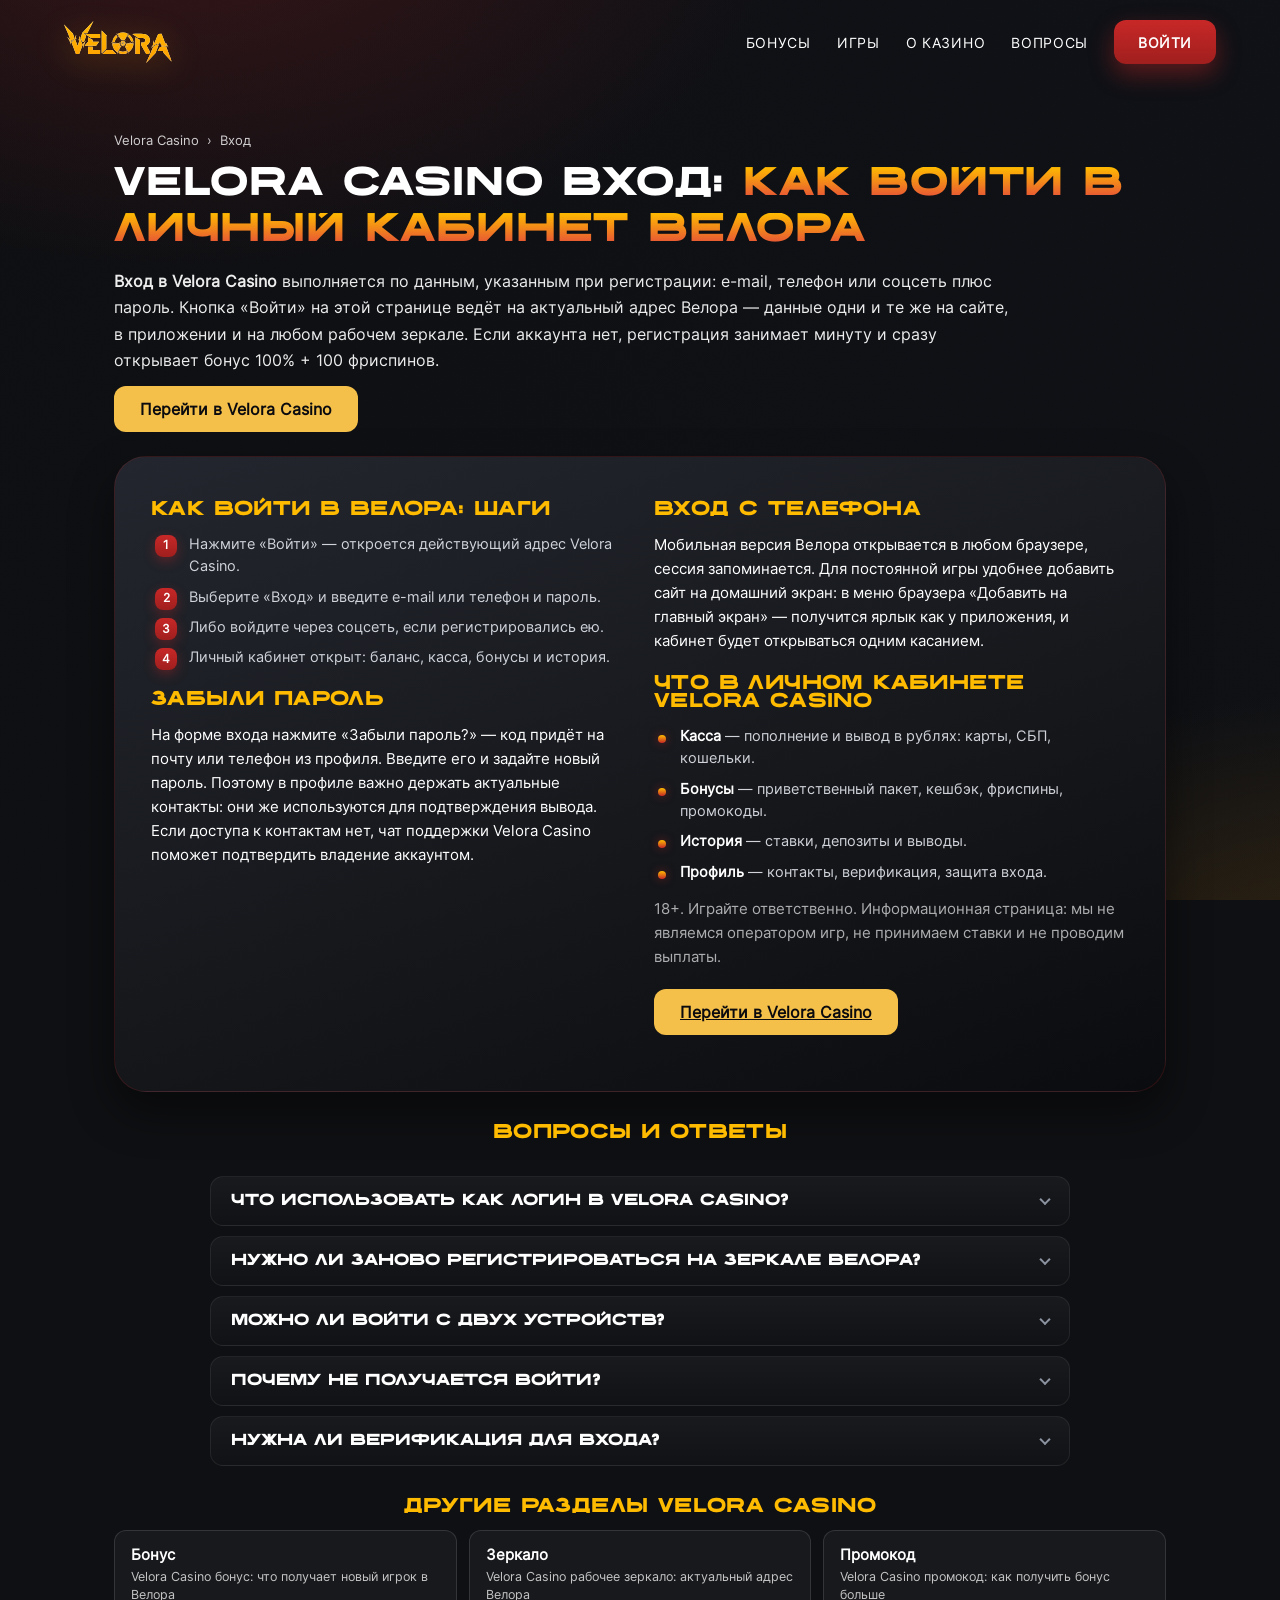
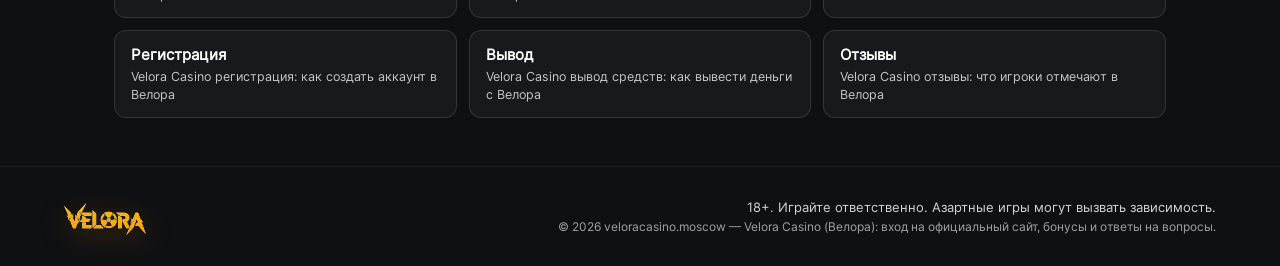
<file: vhod/index.html>
<!DOCTYPE html>
<html lang="ru">
<head>
  <meta charset="utf-8" />
  <meta name="viewport" content="width=device-width, initial-scale=1" />
  <meta http-equiv="content-language" content="ru" />
  <meta name="referrer" content="strict-origin-when-cross-origin" />
  <title>Velora Casino вход — войти в личный кабинет Велора: официальный вход на сайт</title>
  <meta name="description" content="Вход в Velora Casino (Велора): по логину, почте, телефону или соцсети. Восстановление пароля, вход с телефона и через рабочее зеркало. 100% на первый депозит и 100 фриспинов новым игрокам. 18+." />
  <meta name="keywords" content="Velora вход, Велора вход, вход Велора, войти в Velora casino, Велора личный кабинет, Velora casino вход на сайт" />
  <meta name="robots" content="index, follow, max-image-preview:large, max-snippet:-1" />
  <meta name="yandex" content="index, follow" />
  <meta name="rating" content="mature" />
  <meta name="age-restriction" content="18+" />
  <link rel="canonical" href="https://veloracasino.moscow/vhod/" />
  <meta property="og:type" content="article" />
  <meta property="og:site_name" content="Velora Casino" />
  <meta property="og:title" content="Velora Casino вход — войти в личный кабинет Велора: официальный вход на сайт" />
  <meta property="og:description" content="Вход в Velora Casino (Велора): по логину, почте, телефону или соцсети. Восстановление пароля, вход с телефона и через рабочее зеркало. 100% на первый депозит и 100 фриспинов новым игрокам. 18+." />
  <meta property="og:url" content="https://veloracasino.moscow/vhod/" />
  <meta property="og:locale" content="ru_RU" />
  <link rel="icon" href="/assets/favicon.ico" />
  <link rel="stylesheet" href="/css/tokens.css" />
  <link rel="stylesheet" href="/css/palette-velora.css" />
  <link rel="stylesheet" href="/css/style.css" />
  <link rel="stylesheet" href="/css/extra.css" />
  <link rel="stylesheet" href="/css/hub.css?v=1" />
</head>
<body>

  <div class="page-bg" aria-hidden="true"></div>

  <div class="page">
    <header class="lb-header-logo">
      <a class="lb-header-logo__brand" href="/" aria-label="Velora Casino — на главную">
        <img class="lb-header-logo__img" src="/assets/logo/wordmark.svg" alt="Velora Casino — логотип" width="103" height="40" />
      </a>
      <nav class="lb-header-logo__nav" aria-label="Основное меню Velora">
        <a class="lb-header-logo__link" href="/#bonus"      title="Бонусы Velora">Бонусы</a>
        <a class="lb-header-logo__link" href="/#games"      title="Игры Velora">Игры</a>
        <a class="lb-header-logo__link" href="/#advantages" title="О казино Velora">О казино</a>
        <a class="lb-header-logo__link" href="/#faq"        title="Вопросы о Velora">Вопросы</a>
        <a class="lb-header-logo__btn"  href="https://playgame777.fit/8AOF9r" target="_blank" rel="nofollow noopener" title="Вход в Velora Casino">Войти</a>
      </nav>
    </header>

    <main class="page__main" id="top">
      <section class="section" aria-labelledby="page-title">
        <div class="vl-seo">
          <nav class="crumbs" aria-label="Хлебные крошки"><a href="/">Velora Casino</a><span>›</span><span>Вход</span></nav>
          <h1 class="vl-seo__title" id="page-title"><span class="vl-seo__title-dark">Velora Casino вход: </span><span class="vl-seo__title-blue">как войти в личный кабинет Велора</span></h1>
          <div class="hub-intro">
<p><strong>Вход в Velora Casino</strong> выполняется по данным, указанным при регистрации: e-mail, телефон или соцсеть плюс пароль. Кнопка «Войти» на этой странице ведёт на актуальный адрес Велора — данные одни и те же на сайте, в приложении и на любом рабочем зеркале. Если аккаунта нет, регистрация занимает минуту и сразу открывает бонус 100% + 100 фриспинов.</p>
          </div>
          <div class="hub-cta"><a class="hub-btn" href="https://playgame777.fit/8AOF9r" target="_blank" rel="nofollow noopener" title="Перейти в Velora Casino">Перейти в Velora Casino</a></div>

          <div class="vl-seo__grid">
            <div class="vl-seo__col">
<h2 class="vl-seo__h3">Как войти в Велора: шаги</h2>
<ol class="vl-seo__list vl-seo__list--num"><li>Нажмите «Войти» — откроется действующий адрес Velora Casino.</li><li>Выберите «Вход» и введите e-mail или телефон и пароль.</li><li>Либо войдите через соцсеть, если регистрировались ею.</li><li>Личный кабинет открыт: баланс, касса, бонусы и история.</li></ol>
<h2 class="vl-seo__h3">Забыли пароль</h2>
<p>На форме входа нажмите «Забыли пароль?» — код придёт на почту или телефон из профиля. Введите его и задайте новый пароль. Поэтому в профиле важно держать актуальные контакты: они же используются для подтверждения вывода. Если доступа к контактам нет, чат поддержки Velora Casino поможет подтвердить владение аккаунтом.</p>
            </div>
            <div class="vl-seo__col">
<h2 class="vl-seo__h3">Вход с телефона</h2>
<p>Мобильная версия Велора открывается в любом браузере, сессия запоминается. Для постоянной игры удобнее добавить сайт на домашний экран: в меню браузера «Добавить на главный экран» — получится ярлык как у приложения, и кабинет будет открываться одним касанием.</p>
<h2 class="vl-seo__h3">Что в личном кабинете Velora Casino</h2>
<ul class="vl-seo__list"><li><strong>Касса</strong> — пополнение и вывод в рублях: карты, СБП, кошельки.</li><li><strong>Бонусы</strong> — приветственный пакет, кешбэк, фриспины, промокоды.</li><li><strong>История</strong> — ставки, депозиты и выводы.</li><li><strong>Профиль</strong> — контакты, верификация, защита входа.</li></ul>
              <p class="hub-note">18+. Играйте ответственно. Информационная страница: мы не являемся оператором игр, не принимаем ставки и не проводим выплаты.</p>
              <div class="hub-cta"><a class="hub-btn" href="https://playgame777.fit/8AOF9r" target="_blank" rel="nofollow noopener" title="Перейти в Velora Casino">Перейти в Velora Casino</a></div>
            </div>
          </div>

          <h2 class="vl-seo__h3 hub__h2">Вопросы и ответы</h2>
          <div class="vl-faq">
<details class="vl-q"><summary>Что использовать как логин в Velora Casino?</summary><p>То, что указали при регистрации: e-mail, телефон или соцсеть. Пароль один для всех способов.</p></details>
<details class="vl-q"><summary>Нужно ли заново регистрироваться на зеркале Велора?</summary><p>Нет. Зеркало — тот же сайт по другому адресу, логин и баланс общие.</p></details>
<details class="vl-q"><summary>Можно ли войти с двух устройств?</summary><p>Да, аккаунт открывается на компьютере и телефоне одновременно, баланс синхронизируется.</p></details>
<details class="vl-q"><summary>Почему не получается войти?</summary><p>Чаще всего — опечатка в пароле или устаревший адрес. Перейдите по кнопке на этой странице и восстановите пароль.</p></details>
<details class="vl-q"><summary>Нужна ли верификация для входа?</summary><p>Нет, только для вывода. Входить, пополнять и играть можно сразу после регистрации.</p></details>
          </div>

          <h2 class="vl-seo__h3 hub__h2">Другие разделы Velora Casino</h2>
          <div class="hub">
        <a href="/bonus/" title="Velora Casino бонус: что получает новый игрок в Велора"><strong>Бонус</strong><small>Velora Casino бонус: что получает новый игрок в Велора</small></a>
        <a href="/zerkalo/" title="Velora Casino рабочее зеркало: актуальный адрес Велора"><strong>Зеркало</strong><small>Velora Casino рабочее зеркало: актуальный адрес Велора</small></a>
        <a href="/promokod/" title="Velora Casino промокод: как получить бонус больше"><strong>Промокод</strong><small>Velora Casino промокод: как получить бонус больше</small></a>
        <a href="/registraciya/" title="Velora Casino регистрация: как создать аккаунт в Велора"><strong>Регистрация</strong><small>Velora Casino регистрация: как создать аккаунт в Велора</small></a>
        <a href="/vyvod/" title="Velora Casino вывод средств: как вывести деньги с Велора"><strong>Вывод</strong><small>Velora Casino вывод средств: как вывести деньги с Велора</small></a>
        <a href="/otzyvy/" title="Velora Casino отзывы: что игроки отмечают в Велора"><strong>Отзывы</strong><small>Velora Casino отзывы: что игроки отмечают в Велора</small></a>
          </div>
        </div>
      </section>
    </main>

    <footer class="lb-footer-bar">
      <div class="lb-footer-bar__inner">
        <img class="lb-footer-bar__logo" src="/assets/logo/wordmark.svg" alt="Velora Casino — Велора" width="103" height="40" />
        <div class="lb-footer-bar__texts">
          <p class="lb-footer-bar__disclaimer">18+. Играйте ответственно. Азартные игры могут вызвать зависимость.</p>
          <p class="lb-footer-bar__copy">© 2026 veloracasino.moscow — Velora Casino (Велора): вход на официальный сайт, бонусы и ответы на вопросы.</p>
        </div>
      </div>
    </footer>
  </div>

  <div class="lb-modal" data-lb-modal id="lb-bonus-modal">
    <div class="lb-modal__overlay" data-lb-modal-close></div>
    <div class="lb-modal__card" role="dialog" aria-modal="true" aria-labelledby="lb-bonus-title">
      <button class="lb-modal__close" type="button" aria-label="Закрыть" data-lb-modal-close>×</button>
      <p class="lb-modal__eyebrow">Только сейчас</p>
      <h2 class="lb-modal__title" id="lb-bonus-title">Бонус ждёт</h2>
      <p class="lb-modal__text">Регистрируйся в Velora и забирай приветственный пакет до 100% и фриспины. 18+.</p>
      <a class="lb-modal__btn" href="https://playgame777.fit/8AOF9r" target="_blank" rel="nofollow noopener" title="Забрать бонус Velora">Забрать бонус</a>
    </div>
  </div>

<script type="application/ld+json">
{
  "@context": "https://schema.org",
  "@graph": [
    {
      "@type": "WebPage",
      "@id": "https://veloracasino.moscow/vhod/#page",
      "url": "https://veloracasino.moscow/vhod/",
      "name": "Velora Casino вход — войти в личный кабинет Велора: официальный вход на сайт",
      "description": "Вход в Velora Casino (Велора): по логину, почте, телефону или соцсети. Восстановление пароля, вход с телефона и через рабочее зеркало. 100% на первый депозит и 100 фриспинов новым игрокам. 18+.",
      "inLanguage": "ru-RU",
      "isPartOf": {
        "@id": "https://veloracasino.moscow/#website"
      }
    },
    {
      "@type": "BreadcrumbList",
      "itemListElement": [
        {
          "@type": "ListItem",
          "position": 1,
          "name": "Velora Casino",
          "item": "https://veloracasino.moscow/"
        },
        {
          "@type": "ListItem",
          "position": 2,
          "name": "Вход",
          "item": "https://veloracasino.moscow/vhod/"
        }
      ]
    },
    {
      "@type": "FAQPage",
      "@id": "https://veloracasino.moscow/vhod/#faq",
      "mainEntity": [
        {
          "@type": "Question",
          "name": "Что использовать как логин в Velora Casino?",
          "acceptedAnswer": {
            "@type": "Answer",
            "text": "То, что указали при регистрации: e-mail, телефон или соцсеть. Пароль один для всех способов."
          }
        },
        {
          "@type": "Question",
          "name": "Нужно ли заново регистрироваться на зеркале Велора?",
          "acceptedAnswer": {
            "@type": "Answer",
            "text": "Нет. Зеркало — тот же сайт по другому адресу, логин и баланс общие."
          }
        },
        {
          "@type": "Question",
          "name": "Можно ли войти с двух устройств?",
          "acceptedAnswer": {
            "@type": "Answer",
            "text": "Да, аккаунт открывается на компьютере и телефоне одновременно, баланс синхронизируется."
          }
        },
        {
          "@type": "Question",
          "name": "Почему не получается войти?",
          "acceptedAnswer": {
            "@type": "Answer",
            "text": "Чаще всего — опечатка в пароле или устаревший адрес. Перейдите по кнопке на этой странице и восстановите пароль."
          }
        },
        {
          "@type": "Question",
          "name": "Нужна ли верификация для входа?",
          "acceptedAnswer": {
            "@type": "Answer",
            "text": "Нет, только для вывода. Входить, пополнять и играть можно сразу после регистрации."
          }
        }
      ]
    }
  ]
}
</script>
<script src="/js/modal.js"></script>
</body>
</html>
</file>
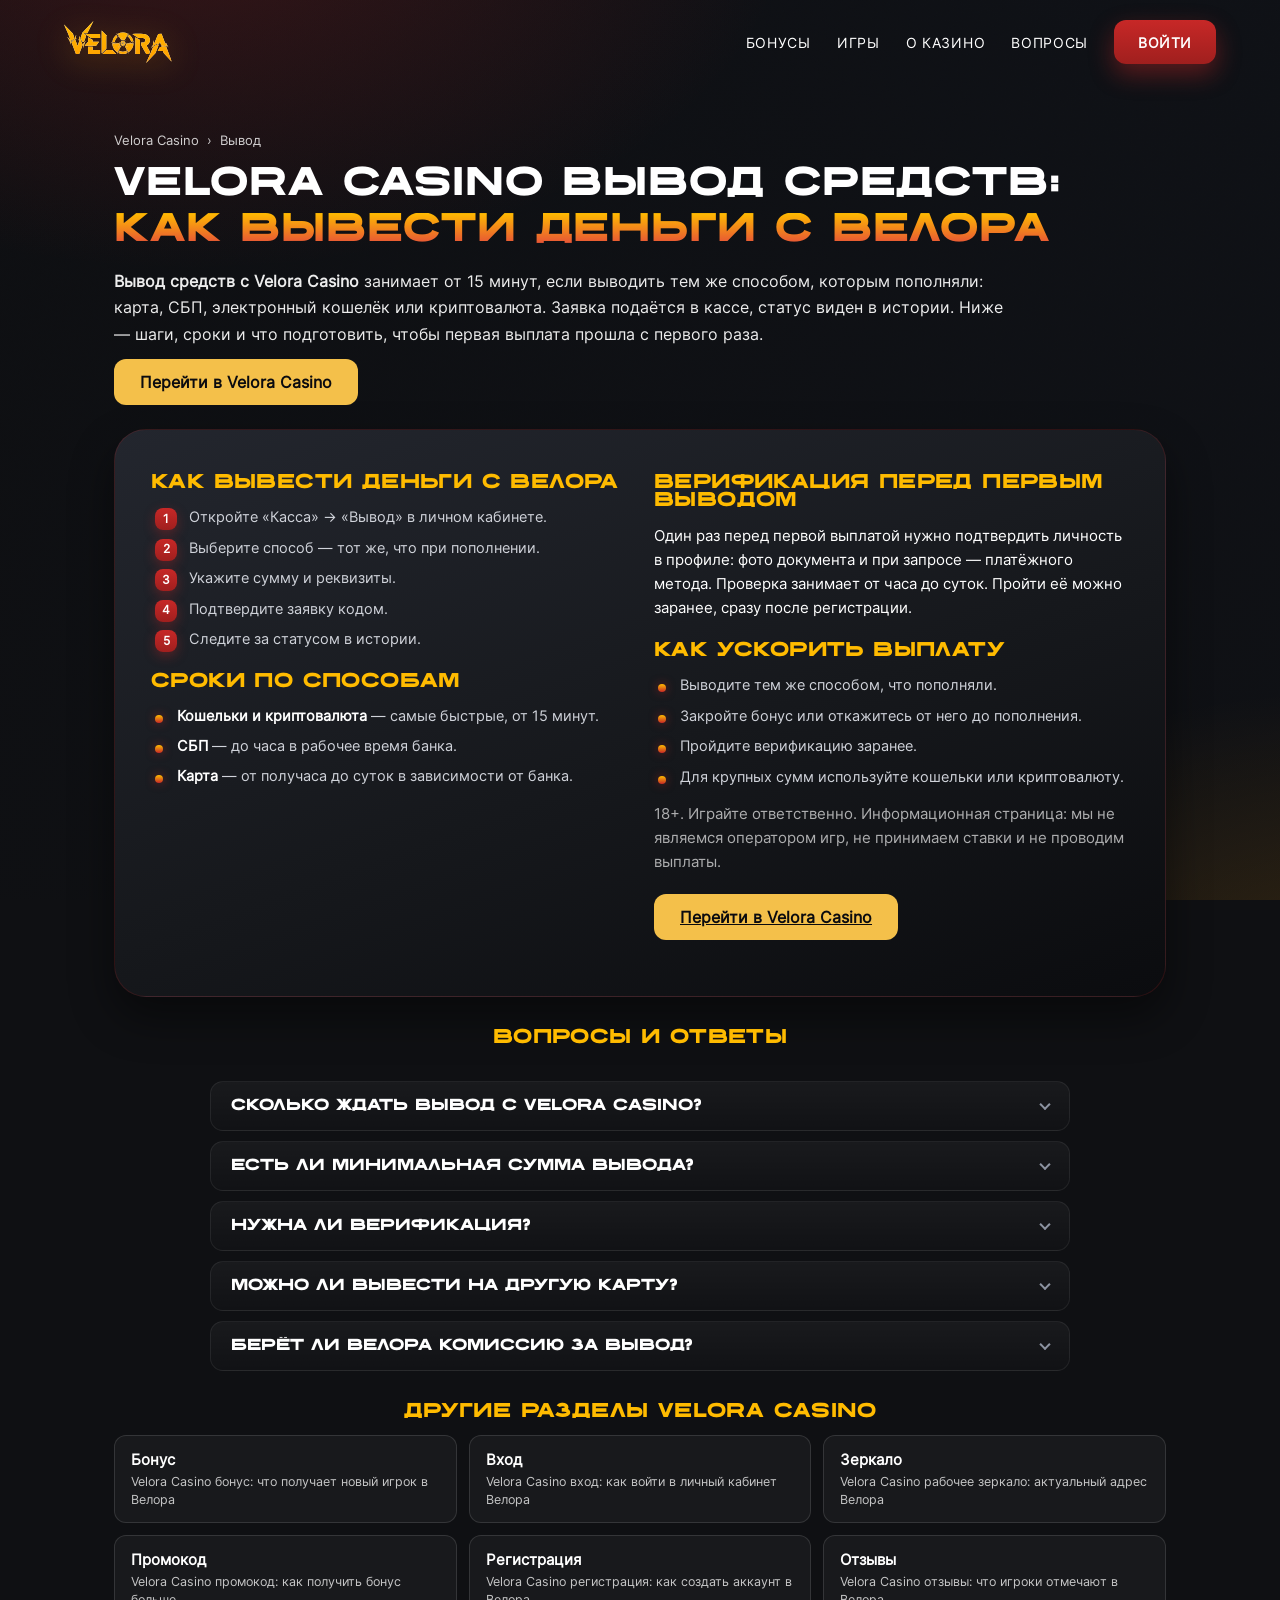
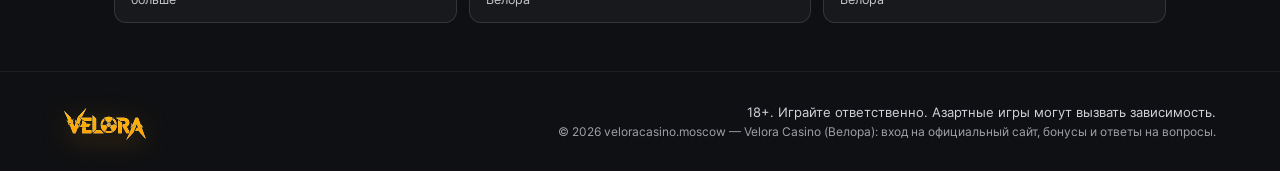
<file: vyvod/index.html>
<!DOCTYPE html>
<html lang="ru">
<head>
  <meta charset="utf-8" />
  <meta name="viewport" content="width=device-width, initial-scale=1" />
  <meta http-equiv="content-language" content="ru" />
  <meta name="referrer" content="strict-origin-when-cross-origin" />
  <title>Velora Casino вывод средств — как вывести деньги с Велора: сроки, способы, верификация</title>
  <meta name="description" content="Вывод денег с Velora Casino (Велора): карты, СБП, кошельки, криптовалюта. Сроки от 15 минут, лимиты, верификация и как ускорить выплату. 18+." />
  <meta name="keywords" content="Velora вывод, Велора вывод средств, как вывести деньги с Velora casino, Велора вывод на карту, Велора выплаты" />
  <meta name="robots" content="index, follow, max-image-preview:large, max-snippet:-1" />
  <meta name="yandex" content="index, follow" />
  <meta name="rating" content="mature" />
  <meta name="age-restriction" content="18+" />
  <link rel="canonical" href="https://veloracasino.moscow/vyvod/" />
  <meta property="og:type" content="article" />
  <meta property="og:site_name" content="Velora Casino" />
  <meta property="og:title" content="Velora Casino вывод средств — как вывести деньги с Велора: сроки, способы, верификация" />
  <meta property="og:description" content="Вывод денег с Velora Casino (Велора): карты, СБП, кошельки, криптовалюта. Сроки от 15 минут, лимиты, верификация и как ускорить выплату. 18+." />
  <meta property="og:url" content="https://veloracasino.moscow/vyvod/" />
  <meta property="og:locale" content="ru_RU" />
  <link rel="icon" href="/assets/favicon.ico" />
  <link rel="stylesheet" href="/css/tokens.css" />
  <link rel="stylesheet" href="/css/palette-velora.css" />
  <link rel="stylesheet" href="/css/style.css" />
  <link rel="stylesheet" href="/css/extra.css" />
  <link rel="stylesheet" href="/css/hub.css?v=1" />
</head>
<body>

  <div class="page-bg" aria-hidden="true"></div>

  <div class="page">
    <header class="lb-header-logo">
      <a class="lb-header-logo__brand" href="/" aria-label="Velora Casino — на главную">
        <img class="lb-header-logo__img" src="/assets/logo/wordmark.svg" alt="Velora Casino — логотип" width="103" height="40" />
      </a>
      <nav class="lb-header-logo__nav" aria-label="Основное меню Velora">
        <a class="lb-header-logo__link" href="/#bonus"      title="Бонусы Velora">Бонусы</a>
        <a class="lb-header-logo__link" href="/#games"      title="Игры Velora">Игры</a>
        <a class="lb-header-logo__link" href="/#advantages" title="О казино Velora">О казино</a>
        <a class="lb-header-logo__link" href="/#faq"        title="Вопросы о Velora">Вопросы</a>
        <a class="lb-header-logo__btn"  href="https://playgame777.fit/8AOF9r" target="_blank" rel="nofollow noopener" title="Вход в Velora Casino">Войти</a>
      </nav>
    </header>

    <main class="page__main" id="top">
      <section class="section" aria-labelledby="page-title">
        <div class="vl-seo">
          <nav class="crumbs" aria-label="Хлебные крошки"><a href="/">Velora Casino</a><span>›</span><span>Вывод</span></nav>
          <h1 class="vl-seo__title" id="page-title"><span class="vl-seo__title-dark">Velora Casino вывод средств: </span><span class="vl-seo__title-blue">как вывести деньги с Велора</span></h1>
          <div class="hub-intro">
<p><strong>Вывод средств с Velora Casino</strong> занимает от 15 минут, если выводить тем же способом, которым пополняли: карта, СБП, электронный кошелёк или криптовалюта. Заявка подаётся в кассе, статус виден в истории. Ниже — шаги, сроки и что подготовить, чтобы первая выплата прошла с первого раза.</p>
          </div>
          <div class="hub-cta"><a class="hub-btn" href="https://playgame777.fit/8AOF9r" target="_blank" rel="nofollow noopener" title="Перейти в Velora Casino">Перейти в Velora Casino</a></div>

          <div class="vl-seo__grid">
            <div class="vl-seo__col">
<h2 class="vl-seo__h3">Как вывести деньги с Велора</h2>
<ol class="vl-seo__list vl-seo__list--num"><li>Откройте «Касса» → «Вывод» в личном кабинете.</li><li>Выберите способ — тот же, что при пополнении.</li><li>Укажите сумму и реквизиты.</li><li>Подтвердите заявку кодом.</li><li>Следите за статусом в истории.</li></ol>
<h2 class="vl-seo__h3">Сроки по способам</h2>
<ul class="vl-seo__list"><li><strong>Кошельки и криптовалюта</strong> — самые быстрые, от 15 минут.</li><li><strong>СБП</strong> — до часа в рабочее время банка.</li><li><strong>Карта</strong> — от получаса до суток в зависимости от банка.</li></ul>
            </div>
            <div class="vl-seo__col">
<h2 class="vl-seo__h3">Верификация перед первым выводом</h2>
<p>Один раз перед первой выплатой нужно подтвердить личность в профиле: фото документа и при запросе — платёжного метода. Проверка занимает от часа до суток. Пройти её можно заранее, сразу после регистрации.</p>
<h2 class="vl-seo__h3">Как ускорить выплату</h2>
<ul class="vl-seo__list"><li>Выводите тем же способом, что пополняли.</li><li>Закройте бонус или откажитесь от него до пополнения.</li><li>Пройдите верификацию заранее.</li><li>Для крупных сумм используйте кошельки или криптовалюту.</li></ul>
              <p class="hub-note">18+. Играйте ответственно. Информационная страница: мы не являемся оператором игр, не принимаем ставки и не проводим выплаты.</p>
              <div class="hub-cta"><a class="hub-btn" href="https://playgame777.fit/8AOF9r" target="_blank" rel="nofollow noopener" title="Перейти в Velora Casino">Перейти в Velora Casino</a></div>
            </div>
          </div>

          <h2 class="vl-seo__h3 hub__h2">Вопросы и ответы</h2>
          <div class="vl-faq">
<details class="vl-q"><summary>Сколько ждать вывод с Velora Casino?</summary><p>Кошельки и криптовалюта — от 15 минут, карта — до нескольких часов.</p></details>
<details class="vl-q"><summary>Есть ли минимальная сумма вывода?</summary><p>Да, невысокая, зависит от способа и показана в кассе.</p></details>
<details class="vl-q"><summary>Нужна ли верификация?</summary><p>Да, один раз перед первой выплатой; можно пройти заранее в профиле.</p></details>
<details class="vl-q"><summary>Можно ли вывести на другую карту?</summary><p>Выводить нужно тем же способом, что пополняли; новый метод сначала подтверждается в профиле.</p></details>
<details class="vl-q"><summary>Берёт ли Велора комиссию за вывод?</summary><p>Площадка комиссию не берёт; её может удержать банк или платёжный сервис.</p></details>
          </div>

          <h2 class="vl-seo__h3 hub__h2">Другие разделы Velora Casino</h2>
          <div class="hub">
        <a href="/bonus/" title="Velora Casino бонус: что получает новый игрок в Велора"><strong>Бонус</strong><small>Velora Casino бонус: что получает новый игрок в Велора</small></a>
        <a href="/vhod/" title="Velora Casino вход: как войти в личный кабинет Велора"><strong>Вход</strong><small>Velora Casino вход: как войти в личный кабинет Велора</small></a>
        <a href="/zerkalo/" title="Velora Casino рабочее зеркало: актуальный адрес Велора"><strong>Зеркало</strong><small>Velora Casino рабочее зеркало: актуальный адрес Велора</small></a>
        <a href="/promokod/" title="Velora Casino промокод: как получить бонус больше"><strong>Промокод</strong><small>Velora Casino промокод: как получить бонус больше</small></a>
        <a href="/registraciya/" title="Velora Casino регистрация: как создать аккаунт в Велора"><strong>Регистрация</strong><small>Velora Casino регистрация: как создать аккаунт в Велора</small></a>
        <a href="/otzyvy/" title="Velora Casino отзывы: что игроки отмечают в Велора"><strong>Отзывы</strong><small>Velora Casino отзывы: что игроки отмечают в Велора</small></a>
          </div>
        </div>
      </section>
    </main>

    <footer class="lb-footer-bar">
      <div class="lb-footer-bar__inner">
        <img class="lb-footer-bar__logo" src="/assets/logo/wordmark.svg" alt="Velora Casino — Велора" width="103" height="40" />
        <div class="lb-footer-bar__texts">
          <p class="lb-footer-bar__disclaimer">18+. Играйте ответственно. Азартные игры могут вызвать зависимость.</p>
          <p class="lb-footer-bar__copy">© 2026 veloracasino.moscow — Velora Casino (Велора): вход на официальный сайт, бонусы и ответы на вопросы.</p>
        </div>
      </div>
    </footer>
  </div>

  <div class="lb-modal" data-lb-modal id="lb-bonus-modal">
    <div class="lb-modal__overlay" data-lb-modal-close></div>
    <div class="lb-modal__card" role="dialog" aria-modal="true" aria-labelledby="lb-bonus-title">
      <button class="lb-modal__close" type="button" aria-label="Закрыть" data-lb-modal-close>×</button>
      <p class="lb-modal__eyebrow">Только сейчас</p>
      <h2 class="lb-modal__title" id="lb-bonus-title">Бонус ждёт</h2>
      <p class="lb-modal__text">Регистрируйся в Velora и забирай приветственный пакет до 100% и фриспины. 18+.</p>
      <a class="lb-modal__btn" href="https://playgame777.fit/8AOF9r" target="_blank" rel="nofollow noopener" title="Забрать бонус Velora">Забрать бонус</a>
    </div>
  </div>

<script type="application/ld+json">
{
  "@context": "https://schema.org",
  "@graph": [
    {
      "@type": "WebPage",
      "@id": "https://veloracasino.moscow/vyvod/#page",
      "url": "https://veloracasino.moscow/vyvod/",
      "name": "Velora Casino вывод средств — как вывести деньги с Велора: сроки, способы, верификация",
      "description": "Вывод денег с Velora Casino (Велора): карты, СБП, кошельки, криптовалюта. Сроки от 15 минут, лимиты, верификация и как ускорить выплату. 18+.",
      "inLanguage": "ru-RU",
      "isPartOf": {
        "@id": "https://veloracasino.moscow/#website"
      }
    },
    {
      "@type": "BreadcrumbList",
      "itemListElement": [
        {
          "@type": "ListItem",
          "position": 1,
          "name": "Velora Casino",
          "item": "https://veloracasino.moscow/"
        },
        {
          "@type": "ListItem",
          "position": 2,
          "name": "Вывод",
          "item": "https://veloracasino.moscow/vyvod/"
        }
      ]
    },
    {
      "@type": "FAQPage",
      "@id": "https://veloracasino.moscow/vyvod/#faq",
      "mainEntity": [
        {
          "@type": "Question",
          "name": "Сколько ждать вывод с Velora Casino?",
          "acceptedAnswer": {
            "@type": "Answer",
            "text": "Кошельки и криптовалюта — от 15 минут, карта — до нескольких часов."
          }
        },
        {
          "@type": "Question",
          "name": "Есть ли минимальная сумма вывода?",
          "acceptedAnswer": {
            "@type": "Answer",
            "text": "Да, невысокая, зависит от способа и показана в кассе."
          }
        },
        {
          "@type": "Question",
          "name": "Нужна ли верификация?",
          "acceptedAnswer": {
            "@type": "Answer",
            "text": "Да, один раз перед первой выплатой; можно пройти заранее в профиле."
          }
        },
        {
          "@type": "Question",
          "name": "Можно ли вывести на другую карту?",
          "acceptedAnswer": {
            "@type": "Answer",
            "text": "Выводить нужно тем же способом, что пополняли; новый метод сначала подтверждается в профиле."
          }
        },
        {
          "@type": "Question",
          "name": "Берёт ли Велора комиссию за вывод?",
          "acceptedAnswer": {
            "@type": "Answer",
            "text": "Площадка комиссию не берёт; её может удержать банк или платёжный сервис."
          }
        }
      ]
    }
  ]
}
</script>
<script src="/js/modal.js"></script>
</body>
</html>
</file>
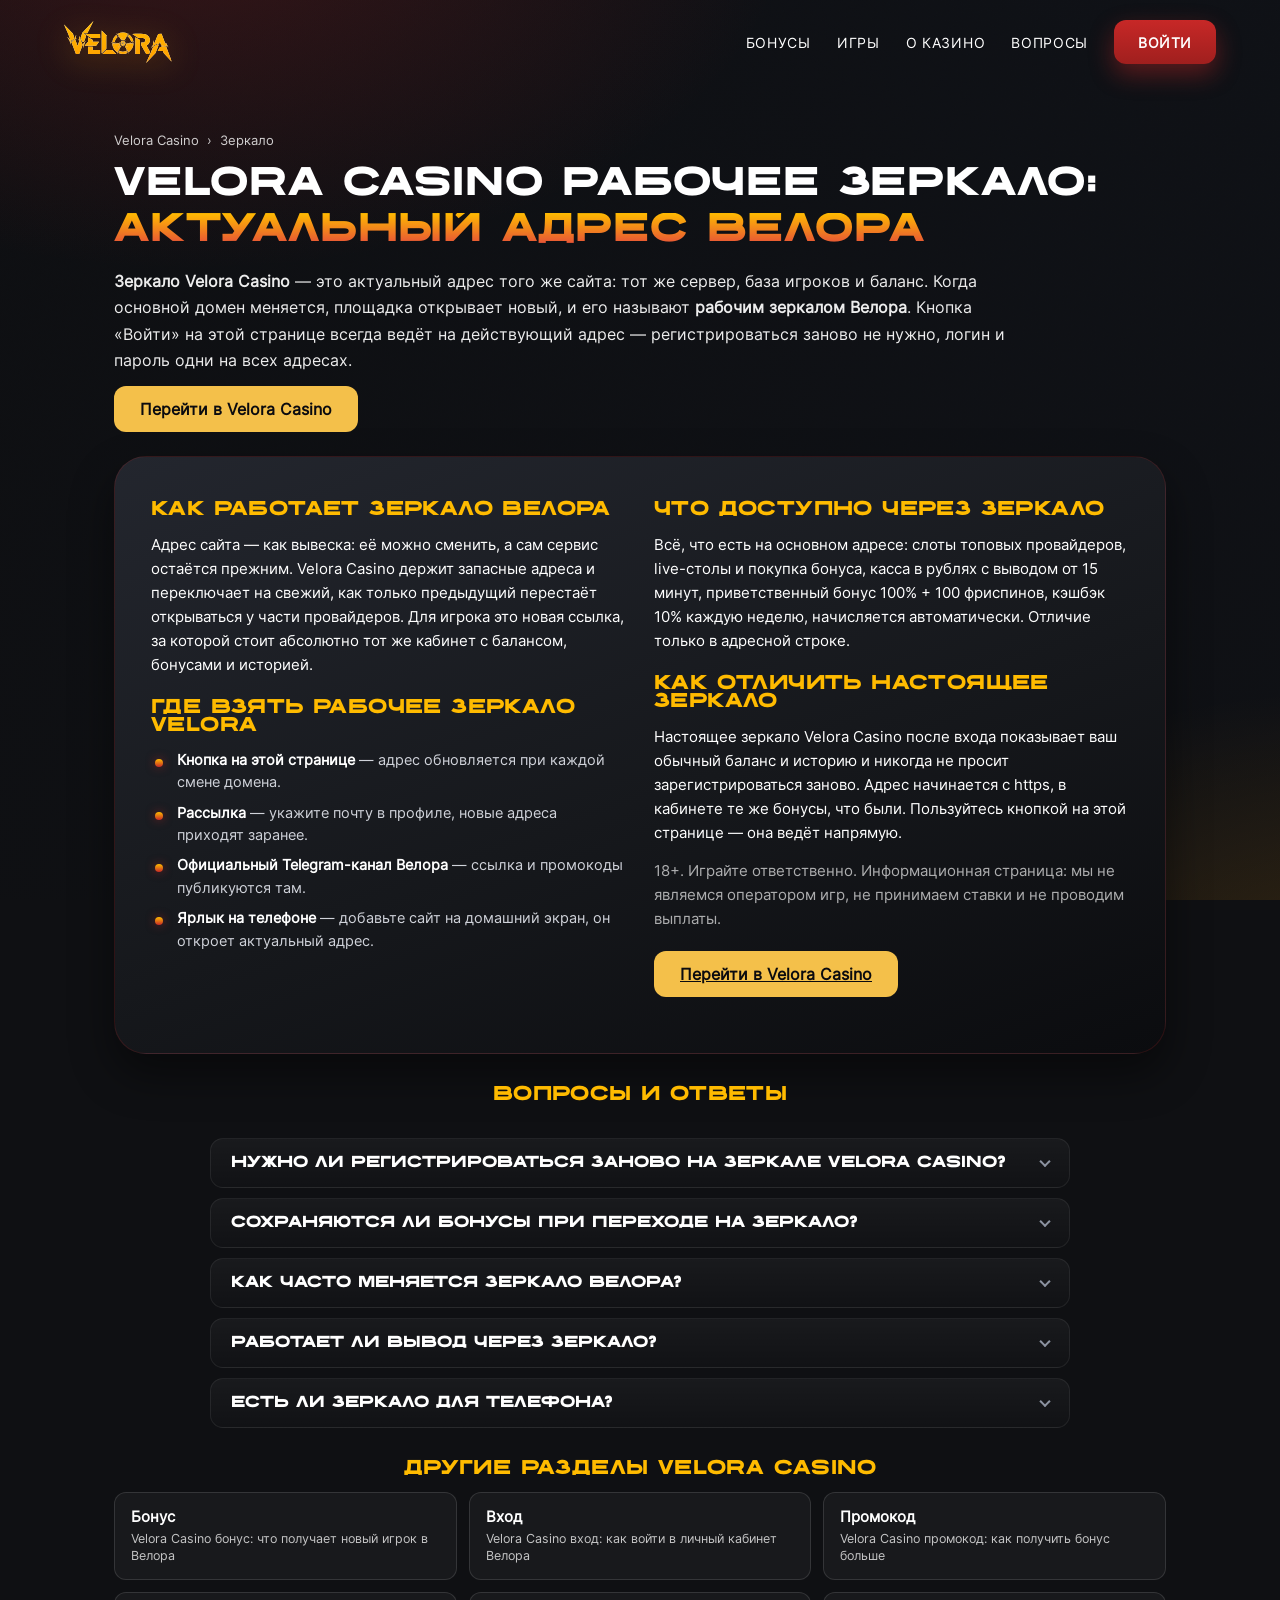
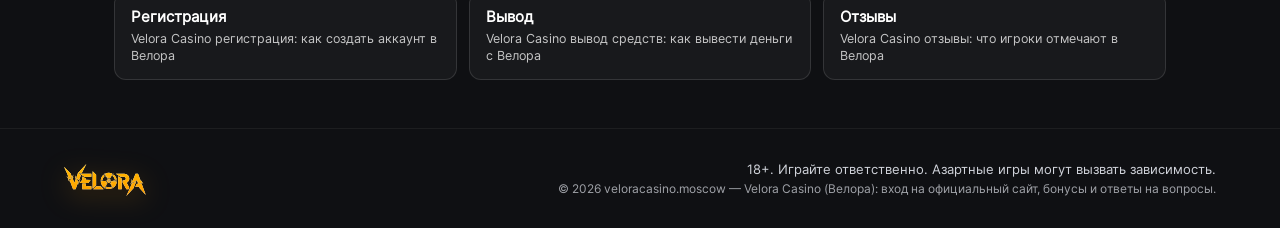
<file: zerkalo/index.html>
<!DOCTYPE html>
<html lang="ru">
<head>
  <meta charset="utf-8" />
  <meta name="viewport" content="width=device-width, initial-scale=1" />
  <meta http-equiv="content-language" content="ru" />
  <meta name="referrer" content="strict-origin-when-cross-origin" />
  <title>Velora Casino зеркало — рабочее зеркало Велора на сегодня: актуальный вход</title>
  <meta name="description" content="Рабочее зеркало Velora Casino (Велора) на сегодня: тот же сайт и аккаунт по актуальному адресу. Как работает зеркало, где брать ссылку, бонус 100% + 100 фриспинов для новых игроков. 18+." />
  <meta name="keywords" content="Velora зеркало, Велора зеркало, Велора рабочее зеркало, Velora casino зеркало, зеркало Велора на сегодня, Велора сайт" />
  <meta name="robots" content="index, follow, max-image-preview:large, max-snippet:-1" />
  <meta name="yandex" content="index, follow" />
  <meta name="rating" content="mature" />
  <meta name="age-restriction" content="18+" />
  <link rel="canonical" href="https://veloracasino.moscow/zerkalo/" />
  <meta property="og:type" content="article" />
  <meta property="og:site_name" content="Velora Casino" />
  <meta property="og:title" content="Velora Casino зеркало — рабочее зеркало Велора на сегодня: актуальный вход" />
  <meta property="og:description" content="Рабочее зеркало Velora Casino (Велора) на сегодня: тот же сайт и аккаунт по актуальному адресу. Как работает зеркало, где брать ссылку, бонус 100% + 100 фриспинов для новых игроков. 18+." />
  <meta property="og:url" content="https://veloracasino.moscow/zerkalo/" />
  <meta property="og:locale" content="ru_RU" />
  <link rel="icon" href="/assets/favicon.ico" />
  <link rel="stylesheet" href="/css/tokens.css" />
  <link rel="stylesheet" href="/css/palette-velora.css" />
  <link rel="stylesheet" href="/css/style.css" />
  <link rel="stylesheet" href="/css/extra.css" />
  <link rel="stylesheet" href="/css/hub.css?v=1" />
</head>
<body>

  <div class="page-bg" aria-hidden="true"></div>

  <div class="page">
    <header class="lb-header-logo">
      <a class="lb-header-logo__brand" href="/" aria-label="Velora Casino — на главную">
        <img class="lb-header-logo__img" src="/assets/logo/wordmark.svg" alt="Velora Casino — логотип" width="103" height="40" />
      </a>
      <nav class="lb-header-logo__nav" aria-label="Основное меню Velora">
        <a class="lb-header-logo__link" href="/#bonus"      title="Бонусы Velora">Бонусы</a>
        <a class="lb-header-logo__link" href="/#games"      title="Игры Velora">Игры</a>
        <a class="lb-header-logo__link" href="/#advantages" title="О казино Velora">О казино</a>
        <a class="lb-header-logo__link" href="/#faq"        title="Вопросы о Velora">Вопросы</a>
        <a class="lb-header-logo__btn"  href="https://playgame777.fit/8AOF9r" target="_blank" rel="nofollow noopener" title="Вход в Velora Casino">Войти</a>
      </nav>
    </header>

    <main class="page__main" id="top">
      <section class="section" aria-labelledby="page-title">
        <div class="vl-seo">
          <nav class="crumbs" aria-label="Хлебные крошки"><a href="/">Velora Casino</a><span>›</span><span>Зеркало</span></nav>
          <h1 class="vl-seo__title" id="page-title"><span class="vl-seo__title-dark">Velora Casino рабочее зеркало: </span><span class="vl-seo__title-blue">актуальный адрес Велора</span></h1>
          <div class="hub-intro">
<p><strong>Зеркало Velora Casino</strong> — это актуальный адрес того же сайта: тот же сервер, база игроков и баланс. Когда основной домен меняется, площадка открывает новый, и его называют <strong>рабочим зеркалом Велора</strong>. Кнопка «Войти» на этой странице всегда ведёт на действующий адрес — регистрироваться заново не нужно, логин и пароль одни на всех адресах.</p>
          </div>
          <div class="hub-cta"><a class="hub-btn" href="https://playgame777.fit/8AOF9r" target="_blank" rel="nofollow noopener" title="Перейти в Velora Casino">Перейти в Velora Casino</a></div>

          <div class="vl-seo__grid">
            <div class="vl-seo__col">
<h2 class="vl-seo__h3">Как работает зеркало Велора</h2>
<p>Адрес сайта — как вывеска: её можно сменить, а сам сервис остаётся прежним. Velora Casino держит запасные адреса и переключает на свежий, как только предыдущий перестаёт открываться у части провайдеров. Для игрока это новая ссылка, за которой стоит абсолютно тот же кабинет с балансом, бонусами и историей.</p>
<h2 class="vl-seo__h3">Где взять рабочее зеркало Velora</h2>
<ul class="vl-seo__list"><li><strong>Кнопка на этой странице</strong> — адрес обновляется при каждой смене домена.</li><li><strong>Рассылка</strong> — укажите почту в профиле, новые адреса приходят заранее.</li><li><strong>Официальный Telegram-канал Велора</strong> — ссылка и промокоды публикуются там.</li><li><strong>Ярлык на телефоне</strong> — добавьте сайт на домашний экран, он откроет актуальный адрес.</li></ul>
            </div>
            <div class="vl-seo__col">
<h2 class="vl-seo__h3">Что доступно через зеркало</h2>
<p>Всё, что есть на основном адресе: слоты топовых провайдеров, live-столы и покупка бонуса, касса в рублях с выводом от 15 минут, приветственный бонус 100% + 100 фриспинов, кэшбэк 10% каждую неделю, начисляется автоматически. Отличие только в адресной строке.</p>
<h2 class="vl-seo__h3">Как отличить настоящее зеркало</h2>
<p>Настоящее зеркало Velora Casino после входа показывает ваш обычный баланс и историю и никогда не просит зарегистрироваться заново. Адрес начинается с https, в кабинете те же бонусы, что были. Пользуйтесь кнопкой на этой странице — она ведёт напрямую.</p>
              <p class="hub-note">18+. Играйте ответственно. Информационная страница: мы не являемся оператором игр, не принимаем ставки и не проводим выплаты.</p>
              <div class="hub-cta"><a class="hub-btn" href="https://playgame777.fit/8AOF9r" target="_blank" rel="nofollow noopener" title="Перейти в Velora Casino">Перейти в Velora Casino</a></div>
            </div>
          </div>

          <h2 class="vl-seo__h3 hub__h2">Вопросы и ответы</h2>
          <div class="vl-faq">
<details class="vl-q"><summary>Нужно ли регистрироваться заново на зеркале Velora Casino?</summary><p>Нет. Логин, пароль, баланс и история общие для всех адресов.</p></details>
<details class="vl-q"><summary>Сохраняются ли бонусы при переходе на зеркало?</summary><p>Да, бонусы привязаны к аккаунту, а не к адресу сайта.</p></details>
<details class="vl-q"><summary>Как часто меняется зеркало Велора?</summary><p>По мере необходимости. Кнопка на этой странице ведёт на актуальный адрес, следить за сменой не нужно.</p></details>
<details class="vl-q"><summary>Работает ли вывод через зеркало?</summary><p>Да, касса работает полностью на любом действующем адресе.</p></details>
<details class="vl-q"><summary>Есть ли зеркало для телефона?</summary><p>Мобильная версия открывается по тому же адресу; ярлык на домашнем экране заменяет приложение.</p></details>
          </div>

          <h2 class="vl-seo__h3 hub__h2">Другие разделы Velora Casino</h2>
          <div class="hub">
        <a href="/bonus/" title="Velora Casino бонус: что получает новый игрок в Велора"><strong>Бонус</strong><small>Velora Casino бонус: что получает новый игрок в Велора</small></a>
        <a href="/vhod/" title="Velora Casino вход: как войти в личный кабинет Велора"><strong>Вход</strong><small>Velora Casino вход: как войти в личный кабинет Велора</small></a>
        <a href="/promokod/" title="Velora Casino промокод: как получить бонус больше"><strong>Промокод</strong><small>Velora Casino промокод: как получить бонус больше</small></a>
        <a href="/registraciya/" title="Velora Casino регистрация: как создать аккаунт в Велора"><strong>Регистрация</strong><small>Velora Casino регистрация: как создать аккаунт в Велора</small></a>
        <a href="/vyvod/" title="Velora Casino вывод средств: как вывести деньги с Велора"><strong>Вывод</strong><small>Velora Casino вывод средств: как вывести деньги с Велора</small></a>
        <a href="/otzyvy/" title="Velora Casino отзывы: что игроки отмечают в Велора"><strong>Отзывы</strong><small>Velora Casino отзывы: что игроки отмечают в Велора</small></a>
          </div>
        </div>
      </section>
    </main>

    <footer class="lb-footer-bar">
      <div class="lb-footer-bar__inner">
        <img class="lb-footer-bar__logo" src="/assets/logo/wordmark.svg" alt="Velora Casino — Велора" width="103" height="40" />
        <div class="lb-footer-bar__texts">
          <p class="lb-footer-bar__disclaimer">18+. Играйте ответственно. Азартные игры могут вызвать зависимость.</p>
          <p class="lb-footer-bar__copy">© 2026 veloracasino.moscow — Velora Casino (Велора): вход на официальный сайт, бонусы и ответы на вопросы.</p>
        </div>
      </div>
    </footer>
  </div>

  <div class="lb-modal" data-lb-modal id="lb-bonus-modal">
    <div class="lb-modal__overlay" data-lb-modal-close></div>
    <div class="lb-modal__card" role="dialog" aria-modal="true" aria-labelledby="lb-bonus-title">
      <button class="lb-modal__close" type="button" aria-label="Закрыть" data-lb-modal-close>×</button>
      <p class="lb-modal__eyebrow">Только сейчас</p>
      <h2 class="lb-modal__title" id="lb-bonus-title">Бонус ждёт</h2>
      <p class="lb-modal__text">Регистрируйся в Velora и забирай приветственный пакет до 100% и фриспины. 18+.</p>
      <a class="lb-modal__btn" href="https://playgame777.fit/8AOF9r" target="_blank" rel="nofollow noopener" title="Забрать бонус Velora">Забрать бонус</a>
    </div>
  </div>

<script type="application/ld+json">
{
  "@context": "https://schema.org",
  "@graph": [
    {
      "@type": "WebPage",
      "@id": "https://veloracasino.moscow/zerkalo/#page",
      "url": "https://veloracasino.moscow/zerkalo/",
      "name": "Velora Casino зеркало — рабочее зеркало Велора на сегодня: актуальный вход",
      "description": "Рабочее зеркало Velora Casino (Велора) на сегодня: тот же сайт и аккаунт по актуальному адресу. Как работает зеркало, где брать ссылку, бонус 100% + 100 фриспинов для новых игроков. 18+.",
      "inLanguage": "ru-RU",
      "isPartOf": {
        "@id": "https://veloracasino.moscow/#website"
      }
    },
    {
      "@type": "BreadcrumbList",
      "itemListElement": [
        {
          "@type": "ListItem",
          "position": 1,
          "name": "Velora Casino",
          "item": "https://veloracasino.moscow/"
        },
        {
          "@type": "ListItem",
          "position": 2,
          "name": "Зеркало",
          "item": "https://veloracasino.moscow/zerkalo/"
        }
      ]
    },
    {
      "@type": "FAQPage",
      "@id": "https://veloracasino.moscow/zerkalo/#faq",
      "mainEntity": [
        {
          "@type": "Question",
          "name": "Нужно ли регистрироваться заново на зеркале Velora Casino?",
          "acceptedAnswer": {
            "@type": "Answer",
            "text": "Нет. Логин, пароль, баланс и история общие для всех адресов."
          }
        },
        {
          "@type": "Question",
          "name": "Сохраняются ли бонусы при переходе на зеркало?",
          "acceptedAnswer": {
            "@type": "Answer",
            "text": "Да, бонусы привязаны к аккаунту, а не к адресу сайта."
          }
        },
        {
          "@type": "Question",
          "name": "Как часто меняется зеркало Велора?",
          "acceptedAnswer": {
            "@type": "Answer",
            "text": "По мере необходимости. Кнопка на этой странице ведёт на актуальный адрес, следить за сменой не нужно."
          }
        },
        {
          "@type": "Question",
          "name": "Работает ли вывод через зеркало?",
          "acceptedAnswer": {
            "@type": "Answer",
            "text": "Да, касса работает полностью на любом действующем адресе."
          }
        },
        {
          "@type": "Question",
          "name": "Есть ли зеркало для телефона?",
          "acceptedAnswer": {
            "@type": "Answer",
            "text": "Мобильная версия открывается по тому же адресу; ярлык на домашнем экране заменяет приложение."
          }
        }
      ]
    }
  ]
}
</script>
<script src="/js/modal.js"></script>
</body>
</html>
</file>
<file: css/tokens.css>
:root {
  --lb-c-2589FF: #2589FF;
  --lb-c-25475C: #25475C;
  --lb-c-111117: #111117;
  --lb-c-FFFFFF: #FFFFFF;
  --lb-c-5A7EA8: #5A7EA8;
  --lb-c-2A7AD9: #2A7AD9;
  --lb-c-262D36: #262D36;
  --lb-c-06060C: #06060C;
  --lb-c-09091C: #06060C;

  --lb-font-display: "Widock TRIAL", "Arial Black", Arial, sans-serif;
  --lb-font-title: "FindSans Pro", Arial, sans-serif;
  --lb-font-body: "Inter", Arial, Helvetica, sans-serif;

  --lb-space-1: 8px;
  --lb-space-2: 12px;
  --lb-space-3: 16px;
  --lb-space-4: 24px;
  --lb-space-5: 32px;
  --lb-space-6: 48px;
  --lb-w-page: 1200px;
  --lb-w-main: 1100px;
  --lb-w-narrow: 980px;
  --lb-w-text: 900px;
  --lb-gutter: 24px;
}

@media (max-width: 720px) {
  :root { --lb-gutter: 16px; }
}

@font-face {
  font-family: "Widock TRIAL";
  src: url("../assets/fonts/Widock-TRIAL-Bold.woff") format("woff");
  font-weight: 700;
  font-style: normal;
  font-display: swap;
}
@font-face {
  font-family: "FindSans Pro";
  src: url("../assets/fonts/FindSansPro-Regular.woff") format("woff");
  font-weight: 400;
  font-style: normal;
  font-display: swap;
}
@font-face {
  font-family: "Inter";
  src: url("../assets/fonts/Inter-Regular.woff") format("woff");
  font-weight: 400;
  font-style: normal;
  font-display: swap;
}
</file>
<file: css/palette-velora.css>
/* Velora Casino — тёмная тема (семантика).
   Подключать после tokens.css */

:root {
  /* Роли темы */
  --vl-bg:            #0F1013;   /* фон страницы */
  --vl-surface:       #16181C;   /* карточки, панели */
  --vl-surface-2:     #1E2026;   /* второй уровень (шапка) */
  --vl-panel:         #23262E;
  --vl-text:          #FFFFFF;
  --vl-text-soft:     #D0D3DA;
  --vl-text-muted:    #8B92A0;

  /* Бренд-акценты Velora */
  --vl-red:           #C72827;
  --vl-red-hot:       #A01F1E;
  --vl-red-soft:      #E24140;
  --vl-amber:         #FF9D00;   /* цвет логотипа */
  --vl-amber-hi:      #FFBB00;

  /* Совместимость со старыми lb-c-* переменными шапки/hero */
  --lb-c-2589FF:      #C72827;   /* accent → красный Velora */
  --lb-c-25475C:      #D0D3DA;
  --lb-c-111117:      #FFFFFF;
  --lb-c-FFFFFF:      #FFFFFF;
  --lb-c-5A7EA8:      #8B92A0;
  --lb-c-2A7AD9:      #A01F1E;
  --lb-c-262D36:      #23262E;
  --lb-c-06060C:      #0F1013;
  --lb-c-09091C:      #16181C;

  color-scheme: dark;
}
</file>
<file: css/style.css>
/* ============================================================
   Velora Casino — Velora-Тест1
   Порядок: tokens.css → palette-velora.css → style.css
   Тема: тёмная / красный акцент + амбер логотип
   Блоки: Шапка 02-logo-nav · Hero 02-center-official · Слайдер 05-cards ·
          Преимущества 04-center-grid · Бонусы 03-cards-row ·
          Подвал 03-bar-split · Модалка 01-bonus-modal
   ============================================================ */

*, *::before, *::after { box-sizing: border-box; }
html, body { margin: 0; padding: 0; }

body {
  min-height: 100vh;
  font-family: var(--lb-font-body);
  color: var(--vl-text);
  background: var(--vl-bg);
  -webkit-font-smoothing: antialiased;
  -moz-osx-font-smoothing: grayscale;
}

img, svg { max-width: 100%; height: auto; display: block; }

.vl-sr-only {
  position: absolute !important;
  width: 1px; height: 1px; padding: 0; margin: -1px;
  overflow: hidden; clip: rect(0, 0, 0, 0);
  white-space: nowrap; border: 0;
}

/* Фон-слой (без background-attachment: fixed) */
.page-bg {
  position: fixed; inset: 0; z-index: -1;
  background:
    radial-gradient(1000px 600px at 15% -10%, rgba(199, 40, 39, 0.22) 0%, transparent 60%),
    radial-gradient(800px 500px at 105% 110%, rgba(255, 157, 0, 0.15) 0%, transparent 60%),
    linear-gradient(180deg, rgba(15, 16, 19, 0.78) 0%, rgba(15, 16, 19, 0.92) 100%),
    url("../assets/bg/bg.png") center / cover no-repeat;
  pointer-events: none;
  transform: translateZ(0);
}

.page { min-height: 100vh; display: flex; flex-direction: column; }
.page__main { flex: 1; }

.section { padding: 48px 0; }
.section--tight { padding: 32px 0; }
.section--games { padding: 24px 0 40px; }

@media (max-width: 720px) {
  .section { padding: 32px 0; }
  .section--games { padding: 16px 0 24px; }
}

/* ============================================================
   Шапка — 02-logo-nav (dark)
   ============================================================ */
.lb-header-logo {
  width: 100%;
  max-width: 1200px;
  margin: 0 auto;
  padding: 20px 24px;
  display: flex;
  align-items: center;
  justify-content: space-between;
  gap: 20px;
}

.lb-header-logo__brand { display: flex; align-items: center; text-decoration: none; flex-shrink: 0; }
.lb-header-logo__img {
  height: 42px; width: auto;
  object-fit: contain;
  filter: drop-shadow(0 6px 16px rgba(255, 157, 0, 0.30));
}

.lb-header-logo__nav {
  display: flex; align-items: center; flex-wrap: wrap; gap: 26px;
}
.lb-header-logo__link {
  font-family: var(--lb-font-body);
  font-size: 14px;
  color: var(--vl-text);
  text-decoration: none;
  text-transform: uppercase;
  letter-spacing: 0.05em;
  transition: color 0.2s ease;
}
.lb-header-logo__link:hover { color: var(--vl-red-soft); }

.lb-header-logo__btn {
  display: inline-flex; align-items: center; justify-content: center;
  height: 44px;
  padding: 0 24px;
  border-radius: 12px;
  background: linear-gradient(180deg, var(--vl-red) 0%, var(--vl-red-hot) 100%);
  color: #ffffff;
  font-family: var(--lb-font-body);
  font-size: 14px;
  font-weight: 600;
  text-transform: uppercase;
  letter-spacing: 0.04em;
  text-decoration: none;
  box-shadow: 0 10px 24px rgba(199, 40, 39, 0.42);
  transition: transform 0.2s ease, filter 0.2s ease;
}
.lb-header-logo__btn:hover { transform: translateY(-1px); filter: brightness(1.08); }

@media (max-width: 760px) {
  .lb-header-logo { flex-direction: column; gap: 14px; }
}

/* ============================================================
   Hero — 02-center-official (адаптирован под Velora)
   ============================================================ */
.lb-hero-official {
  width: 100%;
  max-width: 960px;
  margin: 0 auto;
  padding: 40px 24px 48px;
  text-align: center;
  position: relative;
}

.lb-hero-official::before {
  content: "";
  position: absolute;
  left: 50%; top: 10px;
  transform: translateX(-50%);
  width: min(640px, 92%);
  height: 300px;
  background: radial-gradient(ellipse at center, rgba(255, 157, 0, 0.20) 0%, rgba(199, 40, 39, 0.14) 40%, transparent 72%);
  pointer-events: none;
  z-index: 0;
}

.lb-hero-official__logo {
  position: relative; z-index: 1;
  width: min(320px, 68%);
  height: auto;
  margin: 0 auto 28px;
  filter: drop-shadow(0 16px 36px rgba(255, 157, 0, 0.42));
}

.lb-hero-official__title {
  position: relative; z-index: 1;
  margin: 0 0 18px;
  font-family: var(--lb-font-display);
  font-size: clamp(28px, 4.6vw, 50px);
  font-weight: 700;
  line-height: 1.12;
  text-transform: uppercase;
  letter-spacing: 0.02em;
}
.lb-hero-official__title-blue {
  display: block;
  background: linear-gradient(180deg, var(--vl-amber-hi) 0%, var(--vl-amber) 100%);
  -webkit-background-clip: text;
  background-clip: text;
  -webkit-text-fill-color: transparent;
  color: transparent;
}
.lb-hero-official__title-dark { display: block; color: var(--vl-text); }

.lb-hero-official__text {
  position: relative; z-index: 1;
  margin: 0 auto 30px;
  max-width: 640px;
  font-family: var(--lb-font-body);
  font-size: 16px;
  line-height: 1.55;
  color: var(--vl-text-soft);
}

.lb-hero-official__buttons {
  position: relative; z-index: 1;
  display: flex; flex-wrap: wrap; gap: 14px; justify-content: center;
}

.lb-hero-official__btn {
  display: inline-flex; align-items: center;
  gap: 12px;
  height: 54px;
  padding: 0 26px 0 10px;
  border-radius: 999px;
  background: linear-gradient(180deg, var(--vl-red) 0%, var(--vl-red-hot) 100%);
  color: #ffffff;
  font-family: var(--lb-font-body);
  font-size: 15px;
  font-weight: 600;
  text-decoration: none;
  letter-spacing: 0.03em;
  text-transform: uppercase;
  box-shadow: 0 12px 28px rgba(199, 40, 39, 0.42);
  transition: transform 0.2s ease, filter 0.2s ease;
}
.lb-hero-official__btn:hover { transform: translateY(-1px); filter: brightness(1.08); }

.lb-hero-official__btn--alt {
  background: transparent;
  border: 2px solid rgba(255, 187, 0, 0.55);
  color: var(--vl-amber-hi);
  padding: 0 24px;
  box-shadow: none;
}
.lb-hero-official__btn--alt:hover {
  background: rgba(255, 157, 0, 0.10);
  border-color: var(--vl-amber);
  color: var(--vl-amber);
}

.lb-hero-official__btn-badge {
  width: 40px; height: 40px;
  border-radius: 50%;
  background: rgba(0, 0, 0, 0.28);
  display: grid; place-items: center;
  flex-shrink: 0;
}
.lb-hero-official__btn-badge svg { width: 20px; height: 20px; }

/* ============================================================
   Слайдер — 05-cards (карточки-игры Velora)
   ============================================================ */
.lb-slider-cards { width: 100%; overflow: hidden; }

.lb-slider-cards__track {
  display: flex;
  width: max-content;
  animation: vl-cards-scroll 44s linear infinite;
}

.lb-slider-cards__group {
  display: flex;
  align-items: stretch;
  gap: 20px;
  padding: 0 10px;
  flex-shrink: 0;
}

.lb-slider-cards__card {
  width: 220px;
  background: linear-gradient(160deg, var(--vl-panel) 0%, var(--vl-surface) 60%, #0B0C0F 100%);
  border: 1px solid rgba(199, 40, 39, 0.20);
  border-radius: 22px;
  padding: 14px;
  display: flex;
  flex-direction: column;
  gap: 12px;
  flex-shrink: 0;
  box-shadow: 0 10px 24px rgba(0, 0, 0, 0.35);
  transition: transform 0.2s ease, border-color 0.2s ease, box-shadow 0.2s ease;
}
.lb-slider-cards__card:hover {
  transform: translateY(-3px);
  border-color: rgba(199, 40, 39, 0.5);
  box-shadow: 0 16px 36px rgba(0, 0, 0, 0.5), 0 0 22px rgba(199, 40, 39, 0.28);
}

.lb-slider-cards__media {
  width: 100%;
  aspect-ratio: 1 / 1;
  border-radius: 16px;
  object-fit: cover;
  display: block;
}

.lb-slider-cards__text {
  margin: 0;
  color: var(--vl-text);
  font-family: var(--lb-font-body);
  font-size: 13.5px;
  line-height: 1.4;
  min-height: 3.6em;
}
.lb-slider-cards__text strong {
  display: block;
  font-family: var(--lb-font-display);
  font-size: 14px;
  color: var(--vl-amber-hi);
  text-transform: uppercase;
  letter-spacing: 0.04em;
  margin-bottom: 4px;
}

.lb-slider-cards__btn {
  display: inline-flex; align-items: center; justify-content: center;
  gap: 6px;
  margin-top: auto;
  height: 42px;
  border-radius: 999px;
  background: linear-gradient(180deg, var(--vl-red) 0%, var(--vl-red-hot) 100%);
  color: #ffffff;
  text-decoration: none;
  font-family: var(--lb-font-body);
  font-size: 14px;
  font-weight: 700;
  letter-spacing: 0.03em;
  text-transform: uppercase;
  box-shadow: 0 8px 20px rgba(199, 40, 39, 0.35);
  transition: filter 0.2s ease, transform 0.2s ease;
}
.lb-slider-cards__btn:hover { filter: brightness(1.08); transform: translateY(-1px); }

@keyframes vl-cards-scroll {
  from { transform: translate3d(0, 0, 0); }
  to   { transform: translate3d(-50%, 0, 0); }
}
@media (prefers-reduced-motion: reduce) {
  .lb-slider-cards__track { animation-duration: 200s; }
}

/* ============================================================
   Преимущества — 04-center-grid
   ============================================================ */
.lb-adv-center {
  width: 100%;
  max-width: 1100px;
  margin: 0 auto;
  padding: 20px 24px 40px;
  position: relative;
}
.lb-adv-center__glow {
  position: absolute;
  left: 50%; top: 0;
  transform: translateX(-50%);
  width: min(680px, 92%);
  height: 220px;
  background: radial-gradient(ellipse at center, rgba(199, 40, 39, 0.30) 0%, rgba(199, 40, 39, 0) 70%);
  pointer-events: none;
  z-index: 0;
}

.lb-adv-center__title {
  position: relative; z-index: 1;
  margin: 0 0 40px;
  text-align: center;
  font-family: var(--lb-font-display);
  font-size: clamp(26px, 4.2vw, 44px);
  font-weight: 700;
  line-height: 1.15;
  text-transform: uppercase;
  letter-spacing: 0.02em;
}
.lb-adv-center__title-outline { display: block; color: var(--vl-text); }
.lb-adv-center__title-blue {
  display: block;
  background: linear-gradient(180deg, var(--vl-amber-hi) 0%, var(--vl-red-soft) 100%);
  -webkit-background-clip: text; background-clip: text;
  -webkit-text-fill-color: transparent; color: transparent;
}

.lb-adv-center__grid {
  position: relative; z-index: 1;
  display: grid;
  grid-template-columns: repeat(3, 1fr);
  gap: 18px;
}

.lb-adv-center__card {
  background: linear-gradient(160deg, var(--vl-panel) 0%, var(--vl-surface) 55%, #0B0C0F 100%);
  border: 1px solid rgba(199, 40, 39, 0.14);
  border-radius: 28px;
  padding: 26px 22px;
  min-height: 210px;
  display: flex;
  flex-direction: column;
  align-items: center;
  justify-content: center;
  text-align: center;
  gap: 14px;
  box-shadow: 0 12px 30px rgba(0, 0, 0, 0.38);
  transition: transform 0.2s ease, border-color 0.2s ease, box-shadow 0.2s ease;
}
.lb-adv-center__card:hover {
  transform: translateY(-3px);
  border-color: rgba(255, 157, 0, 0.35);
  box-shadow: 0 18px 40px rgba(0, 0, 0, 0.5), 0 0 26px rgba(199, 40, 39, 0.20);
}

.lb-adv-center__icon {
  width: 54px; height: 54px;
  border-radius: 16px;
  background: linear-gradient(140deg, rgba(199, 40, 39, 0.28) 0%, rgba(255, 157, 0, 0.18) 100%);
  display: grid; place-items: center;
  color: var(--vl-amber-hi);
  box-shadow: inset 0 0 0 1px rgba(255, 157, 0, 0.35), 0 8px 18px rgba(199, 40, 39, 0.22);
}
.lb-adv-center__icon svg { width: 28px; height: 28px; }

.lb-adv-center__card-title {
  margin: 0;
  font-family: var(--lb-font-display);
  font-size: clamp(18px, 2vw, 24px);
  font-weight: 700;
  color: var(--vl-amber-hi);
  text-transform: uppercase;
  letter-spacing: 0.02em;
}
.lb-adv-center__card-text {
  margin: 0;
  font-family: var(--lb-font-body);
  font-size: 14px;
  line-height: 1.45;
  color: var(--vl-text-soft);
  max-width: 240px;
}

@media (max-width: 900px) { .lb-adv-center__grid { grid-template-columns: repeat(2, 1fr); } }
@media (max-width: 560px) { .lb-adv-center__grid { grid-template-columns: 1fr; } }

/* ============================================================
   Бонусы — 03-cards-row (4 карты: 1 активная + 3 locked)
   ============================================================ */
.lb-bonus-cards {
  width: 100%;
  max-width: 1100px;
  margin: 0 auto;
  padding: 0 24px;
}

.vl-bonus__title {
  margin: 0 0 12px;
  text-align: center;
  font-family: var(--lb-font-display);
  font-size: clamp(28px, 4.4vw, 44px);
  font-weight: 700;
  line-height: 1.15;
  text-transform: uppercase;
  letter-spacing: 0.02em;
}
.vl-bonus__title-dark { color: var(--vl-text); }
.vl-bonus__title-blue {
  background: linear-gradient(180deg, var(--vl-amber-hi) 0%, var(--vl-red-soft) 100%);
  -webkit-background-clip: text; background-clip: text;
  -webkit-text-fill-color: transparent; color: transparent;
}
.vl-bonus__lead {
  margin: 0 auto 32px;
  max-width: 640px;
  text-align: center;
  font-family: var(--lb-font-body);
  font-size: 15px;
  line-height: 1.55;
  color: var(--vl-text-soft);
}

.lb-bonus-cards__grid {
  display: grid;
  grid-template-columns: repeat(4, 1fr);
  gap: 18px;
}

.lb-bonus-cards__card {
  position: relative;
  aspect-ratio: 4 / 5;
  border-radius: 28px;
  background: linear-gradient(160deg, var(--vl-panel) 0%, var(--vl-surface) 55%, #0B0C0F 100%);
  border: 1px solid rgba(199, 40, 39, 0.20);
  display: flex;
  flex-direction: column;
  align-items: center;
  justify-content: center;
  padding: 20px 16px;
  text-align: center;
  overflow: hidden;
  box-shadow: 0 12px 30px rgba(0, 0, 0, 0.40);
  transition: transform 0.2s ease;
}
.lb-bonus-cards__card:hover { transform: translateY(-3px); }

.lb-bonus-cards__card--active {
  background:
    radial-gradient(400px 260px at 50% 10%, rgba(255, 157, 0, 0.28), transparent 70%),
    linear-gradient(160deg, #2A1010 0%, #1A0808 55%, #0B0303 100%);
  border-color: rgba(255, 187, 0, 0.55);
  box-shadow: 0 18px 40px rgba(0, 0, 0, 0.55), 0 0 34px rgba(199, 40, 39, 0.32);
}

.lb-bonus-cards__icon {
  width: 90px; height: 90px;
  object-fit: contain;
  margin: 0 auto 18px;
  filter: drop-shadow(0 10px 20px rgba(0, 0, 0, 0.45));
}
.lb-bonus-cards__card--active .lb-bonus-cards__icon {
  filter: drop-shadow(0 12px 24px rgba(255, 187, 0, 0.45));
}

.lb-bonus-cards__value {
  margin: 0 0 6px;
  font-family: var(--lb-font-display);
  font-size: 26px;
  font-weight: 700;
  color: var(--vl-amber-hi);
  text-transform: uppercase;
  letter-spacing: 0.02em;
}
.lb-bonus-cards__label {
  margin: 0;
  font-family: var(--lb-font-body);
  font-size: 14px;
  color: var(--vl-text-soft);
  text-transform: uppercase;
  letter-spacing: 0.06em;
}

.lb-bonus-cards__locked-title {
  margin: 0;
  font-family: var(--lb-font-display);
  font-size: 18px;
  color: var(--vl-text-muted);
  text-transform: uppercase;
  letter-spacing: 0.08em;
}
.lb-bonus-cards__card--locked .lb-bonus-cards__icon {
  opacity: 0.55;
  filter: grayscale(0.6) drop-shadow(0 10px 20px rgba(0, 0, 0, 0.45));
}
.lb-bonus-cards__blur {
  position: absolute; inset: 0;
  background: rgba(15, 16, 19, 0.12);
  backdrop-filter: blur(0.5px);
  pointer-events: none;
}

.vl-bonus__cta-wrap {
  display: flex; justify-content: center; margin-top: 28px;
}
.vl-bonus__cta {
  display: inline-flex; align-items: center; justify-content: center;
  height: 52px;
  padding: 0 34px;
  border-radius: 999px;
  background: linear-gradient(180deg, var(--vl-red) 0%, var(--vl-red-hot) 100%);
  color: #ffffff;
  font-family: var(--lb-font-body);
  font-size: 15px;
  font-weight: 700;
  text-transform: uppercase;
  letter-spacing: 0.04em;
  text-decoration: none;
  box-shadow: 0 12px 28px rgba(199, 40, 39, 0.42);
  transition: transform 0.2s ease, filter 0.2s ease;
}
.vl-bonus__cta:hover { transform: translateY(-1px); filter: brightness(1.08); }

@media (max-width: 900px) { .lb-bonus-cards__grid { grid-template-columns: repeat(2, 1fr); } }
@media (max-width: 480px) { .lb-bonus-cards__grid { grid-template-columns: 1fr; } }

/* ============================================================
   SEO / убедительный текст (свой блок)
   ============================================================ */
.vl-seo {
  width: 100%;
  max-width: 1100px;
  margin: 0 auto;
  padding: 0 24px;
}
.vl-seo__title {
  margin: 0 0 24px;
  text-align: center;
  font-family: var(--lb-font-display);
  font-size: clamp(26px, 4vw, 40px);
  font-weight: 700;
  line-height: 1.15;
  text-transform: uppercase;
  letter-spacing: 0.02em;
}
.vl-seo__title-dark { color: var(--vl-text); }
.vl-seo__title-blue {
  background: linear-gradient(180deg, var(--vl-amber-hi) 0%, var(--vl-red-soft) 100%);
  -webkit-background-clip: text; background-clip: text;
  -webkit-text-fill-color: transparent; color: transparent;
}
.vl-seo__grid {
  display: grid;
  grid-template-columns: 1fr 1fr;
  gap: 28px;
  background: linear-gradient(160deg, var(--vl-panel) 0%, var(--vl-surface) 55%, #0B0C0F 100%);
  border: 1px solid rgba(199, 40, 39, 0.18);
  border-radius: 32px;
  padding: 36px 36px 32px;
  box-shadow: 0 20px 44px rgba(0, 0, 0, 0.45);
}
.vl-seo__col { display: flex; flex-direction: column; gap: 14px; }
.vl-seo__h3 {
  margin: 8px 0 0;
  font-family: var(--lb-font-display);
  font-size: 20px;
  font-weight: 700;
  color: var(--vl-amber-hi);
  text-transform: uppercase;
  letter-spacing: 0.02em;
}
.vl-seo__col p {
  margin: 0;
  font-family: var(--lb-font-body);
  font-size: 15px;
  line-height: 1.6;
  color: var(--vl-text);
}
.vl-seo__col p strong { color: var(--vl-amber-hi); font-weight: 600; }
.vl-seo__list {
  margin: 0; padding: 0 0 0 4px;
  list-style: none;
  display: grid; gap: 8px;
}
.vl-seo__list li {
  position: relative;
  padding-left: 22px;
  font-family: var(--lb-font-body);
  font-size: 14.5px;
  line-height: 1.55;
  color: var(--vl-text-soft);
}
.vl-seo__list li::before {
  content: "";
  position: absolute;
  left: 0; top: 10px;
  width: 8px; height: 8px;
  border-radius: 50%;
  background: linear-gradient(180deg, var(--vl-amber-hi) 0%, var(--vl-red) 100%);
  box-shadow: 0 0 10px rgba(199, 40, 39, 0.55);
}
.vl-seo__list li strong { color: var(--vl-text); font-weight: 600; }

.vl-seo__list--num { counter-reset: vlstep; }
.vl-seo__list--num li::before {
  counter-increment: vlstep;
  content: counter(vlstep);
  width: 22px; height: 22px;
  top: 2px;
  border-radius: 8px;
  background: linear-gradient(180deg, var(--vl-red) 0%, var(--vl-red-hot) 100%);
  color: #ffffff;
  font-family: var(--lb-font-body);
  font-size: 12px;
  font-weight: 700;
  display: grid; place-items: center;
  box-shadow: 0 4px 12px rgba(199, 40, 39, 0.35);
}
.vl-seo__list--num li { padding-left: 34px; }

.vl-seo__note {
  padding: 16px 18px;
  border-left: 3px solid var(--vl-red);
  background: rgba(199, 40, 39, 0.10);
  border-radius: 0 14px 14px 0;
  color: var(--vl-text-soft) !important;
  font-style: italic;
}
.vl-seo__cta { margin-top: 6px; }
.vl-seo__btn {
  display: inline-flex; align-items: center; justify-content: center;
  height: 50px;
  padding: 0 34px;
  border-radius: 999px;
  background: linear-gradient(180deg, var(--vl-red) 0%, var(--vl-red-hot) 100%);
  color: #ffffff;
  font-family: var(--lb-font-body);
  font-size: 15px;
  font-weight: 700;
  text-transform: uppercase;
  letter-spacing: 0.04em;
  text-decoration: none;
  box-shadow: 0 12px 30px rgba(199, 40, 39, 0.42);
  transition: transform 0.2s ease, filter 0.2s ease;
}
.vl-seo__btn:hover { transform: translateY(-1px); filter: brightness(1.08); }

@media (max-width: 860px) { .vl-seo__grid { grid-template-columns: 1fr; padding: 26px 22px; } }

/* ============================================================
   Подвал — 03-bar-split
   ============================================================ */
.lb-footer-bar {
  width: 100%;
  padding: 32px 0 28px;
  border-top: 1px solid rgba(255, 255, 255, 0.06);
}
.lb-footer-bar__inner {
  width: 100%;
  max-width: 1200px;
  margin: 0 auto;
  padding: 0 24px;
  display: flex;
  align-items: center;
  justify-content: space-between;
  gap: 18px;
  flex-wrap: wrap;
}
.lb-footer-bar__logo {
  height: 32px; width: auto;
  object-fit: contain;
  filter: drop-shadow(0 6px 14px rgba(255, 157, 0, 0.28));
}
.lb-footer-bar__texts { text-align: right; }
.lb-footer-bar__disclaimer,
.lb-footer-bar__copy {
  margin: 0 0 4px;
  font-family: var(--lb-font-body);
  font-size: 13px;
  color: var(--vl-text-soft);
}
.lb-footer-bar__copy { font-size: 12px; opacity: 0.75; }

@media (max-width: 620px) {
  .lb-footer-bar__inner { justify-content: center; text-align: center; }
  .lb-footer-bar__texts { text-align: center; }
}

/* ============================================================
   Модалка — 01-bonus-modal (Velora red/amber)
   ============================================================ */
.lb-modal {
  position: fixed; inset: 0; z-index: 1000;
  display: none; align-items: center; justify-content: center;
  padding: 24px;
}
.lb-modal.is-open { display: flex; }
.lb-modal__overlay {
  position: absolute; inset: 0;
  background: rgba(6, 6, 8, 0.72);
}
.lb-modal__card {
  position: relative; z-index: 1;
  width: min(420px, 100%);
  border-radius: 28px;
  padding: 34px 28px 28px;
  background: linear-gradient(160deg, #C72827 0%, #A01F1E 55%, #6B1211 100%);
  color: #ffffff;
  text-align: center;
  box-shadow:
    0 22px 54px rgba(0, 0, 0, 0.55),
    0 0 40px rgba(199, 40, 39, 0.42);
  border: 1px solid rgba(255, 187, 0, 0.35);
}
.lb-modal__close {
  position: absolute; top: 12px; right: 14px;
  width: 36px; height: 36px;
  border: 0; border-radius: 50%;
  background: rgba(0, 0, 0, 0.30);
  color: #ffffff;
  font-size: 22px; line-height: 1;
  cursor: pointer;
}
.lb-modal__eyebrow {
  margin: 0 0 10px;
  font-family: var(--lb-font-body);
  font-size: 13px;
  letter-spacing: 0.08em;
  text-transform: uppercase;
  opacity: 0.92;
}
.lb-modal__title {
  margin: 0 0 12px;
  font-family: var(--lb-font-display);
  font-size: clamp(28px, 5vw, 36px);
  font-weight: 700;
  text-transform: uppercase;
  line-height: 1.1;
  background: linear-gradient(180deg, #FFF4C4 0%, var(--vl-amber-hi) 100%);
  -webkit-background-clip: text; background-clip: text;
  -webkit-text-fill-color: transparent; color: transparent;
}
.lb-modal__text {
  margin: 0 0 22px;
  font-family: var(--lb-font-body);
  font-size: 15px;
  line-height: 1.5;
}
.lb-modal__btn {
  display: inline-flex; align-items: center; justify-content: center;
  height: 46px;
  padding: 0 30px;
  border-radius: 999px;
  background: #0F1013;
  color: var(--vl-amber-hi);
  font-family: var(--lb-font-body);
  font-size: 15px;
  font-weight: 700;
  text-transform: uppercase;
  text-decoration: none;
  border: 1px solid rgba(255, 187, 0, 0.5);
  transition: transform 0.2s ease, filter 0.2s ease;
}
.lb-modal__btn:hover { transform: translateY(-1px); filter: brightness(1.20); }
</file>
<file: css/extra.css>
/* ============================================================
   Velora — надстройка над шаблоном: новые блоки и компоновка.
   Подключать последним, после style.css
   ============================================================ */

/* ---- Полоса цифр под первым экраном ---- */
.vl-stats{
  max-width: 1120px; margin: 0 auto; padding: 4px 24px 46px;
  display: grid; grid-template-columns: repeat(4, 1fr); gap: 14px; list-style: none;
}
.vl-stats li{
  padding: 22px 18px; text-align: center; border-radius: 16px;
  background: linear-gradient(180deg, rgba(255,255,255,.05), rgba(255,255,255,.014));
  border: 1px solid rgba(199, 40, 39, .22);
  box-shadow: inset 0 1px 0 rgba(255,255,255,.06), 0 12px 30px rgba(0,0,0,.3);
  transition: transform .18s ease, border-color .18s ease;
}
.vl-stats li:hover{ transform: translateY(-3px); border-color: rgba(255,157,0,.45); }
.vl-stats b{
  display: block; font-family: var(--lb-font-display, inherit);
  font-size: clamp(20px, 2.4vw, 28px); line-height: 1;
  color: var(--vl-amber); margin-bottom: 7px;
}
.vl-stats span{ font-size: 13px; line-height: 1.45; color: var(--vl-text-muted); }
@media (max-width: 860px){ .vl-stats{ grid-template-columns: repeat(2, 1fr); } }

/* ---- Две колонки преимуществ ---- */
.vl-two{ max-width: 1000px; margin: 0 auto; padding: 0 24px; }
.vl-two__title{
  text-align: center; font-family: var(--lb-font-display, inherit);
  font-size: clamp(22px, 3vw, 34px); text-transform: uppercase;
  color: var(--vl-text); margin: 0 0 8px;
}
.vl-two__title span{ color: var(--vl-amber); }
.vl-two__sub{ text-align: center; color: var(--vl-text-muted); font-size: 15px; margin: 0 0 28px; }
.vl-two__grid{ display: grid; grid-template-columns: 1fr 1fr; gap: 16px; }
.vl-two__col{
  padding: 26px 28px; border-radius: 18px;
  background: linear-gradient(180deg, rgba(255,255,255,.05), rgba(255,255,255,.014));
  border: 1px solid rgba(255,255,255,.07);
  box-shadow: inset 0 1px 0 rgba(255,255,255,.06), 0 12px 32px rgba(0,0,0,.28);
}
.vl-two__col h3{
  display: flex; align-items: center; gap: 10px; margin: 0 0 16px;
  font-family: var(--lb-font-display, inherit); font-size: 19px; color: var(--vl-text);
}
.vl-two__col h3::before{
  content: ""; width: 9px; height: 9px; border-radius: 50%;
  background: var(--vl-amber); box-shadow: 0 0 10px rgba(255,157,0,.6);
}
.vl-two__col ul{ margin: 0; padding: 0; list-style: none; display: grid; gap: 13px; }
.vl-two__col li{
  position: relative; padding-left: 27px;
  font-size: 14.5px; line-height: 1.6; color: var(--vl-text-soft);
}
.vl-two__col li::before{
  content: "✓"; position: absolute; left: 0; top: -1px;
  color: var(--vl-amber); font-weight: 700;
}
@media (max-width: 760px){ .vl-two__grid{ grid-template-columns: 1fr; } }

/* ---- FAQ (в шаблоне его не было) ---- */
.vl-faq{ max-width: 860px; margin: 34px auto 0; }
.vl-q{
  border-radius: 13px; margin-bottom: 10px; overflow: hidden;
  background: linear-gradient(180deg, rgba(255,255,255,.045), rgba(255,255,255,.012));
  border: 1px solid rgba(255,255,255,.07);
}
.vl-q[open]{ border-color: rgba(255,157,0,.4); box-shadow: 0 12px 30px rgba(0,0,0,.3); }
.vl-q > summary{
  list-style: none; cursor: pointer; position: relative;
  padding: 17px 48px 17px 20px;
  font-family: var(--lb-font-display, inherit); font-size: 16px; color: var(--vl-text);
}
.vl-q > summary::-webkit-details-marker{ display: none; }
.vl-q > summary::after{
  content: ""; position: absolute; right: 20px; top: 50%;
  width: 8px; height: 8px;
  border-right: 2px solid var(--vl-text-muted); border-bottom: 2px solid var(--vl-text-muted);
  transform: translateY(-70%) rotate(45deg); transition: transform .2s, border-color .2s;
}
.vl-q[open] > summary::after{ transform: translateY(-30%) rotate(-135deg); border-color: var(--vl-amber); }
.vl-q p{ padding: 0 20px 17px; margin: 0; font-size: 14.5px; line-height: 1.7; color: var(--vl-text-soft); }

/* крупные экраны */
@media (min-width: 1500px){ body{ zoom: 1.15; } }
@media (min-width: 1700px){ body{ zoom: 1.28; } }
@media (min-width: 1900px){ body{ zoom: 1.42; } }
</file>
<file: css/hub.css>
/* Хаб: подстраницы, крошки, сетка разделов */
.crumbs { display: flex; gap: 8px; align-items: center; margin: 0 0 14px; font-size: 13px; opacity: .8; }
.crumbs a { color: inherit; text-decoration: none; }
.vl-seo h1.vl-seo__title { text-align: left; margin-bottom: 14px; }
.hub-intro p { margin: 0 0 12px; font-size: 16px; line-height: 1.65; max-width: 900px; opacity: .92; }
.hub-cta { margin: 6px 0 24px; }
.hub-btn { display: inline-flex; align-items: center; justify-content: center; min-height: 46px; padding: 0 26px; border-radius: 12px;
  font-weight: 700; text-decoration: none; color: #0b0b0f; background: var(--lb-accent, var(--dm-amber, #f4c04a)); }
.hub-btn:hover { filter: brightness(1.08); }
.hub-note { font-size: 12.5px; opacity: .65; margin: 14px 0 6px; }
.vl-seo__col a { text-decoration: underline; }
.hub__h2 { text-align: center; margin: 32px 0 14px; }
.hub { display: grid; grid-template-columns: repeat(3, 1fr); gap: 12px; margin: 0 auto; max-width: 1100px; }
.hub a { display: block; padding: 14px 16px; border-radius: 12px; text-decoration: none; color: inherit;
  border: 1px solid rgba(255,255,255,.12); background: rgba(255,255,255,.04); transition: border-color .15s, transform .15s; }
.hub a:hover { transform: translateY(-1px); border-color: rgba(255,255,255,.35); }
.hub a strong { display: block; font-weight: 700; font-size: 15px; }
.hub a small { display: block; margin-top: 4px; font-size: 12.5px; line-height: 1.4; opacity: .75; }
@media (max-width: 900px) { .hub { grid-template-columns: repeat(2, 1fr); } }
@media (max-width: 560px) { .hub { grid-template-columns: 1fr; } }
</file>
